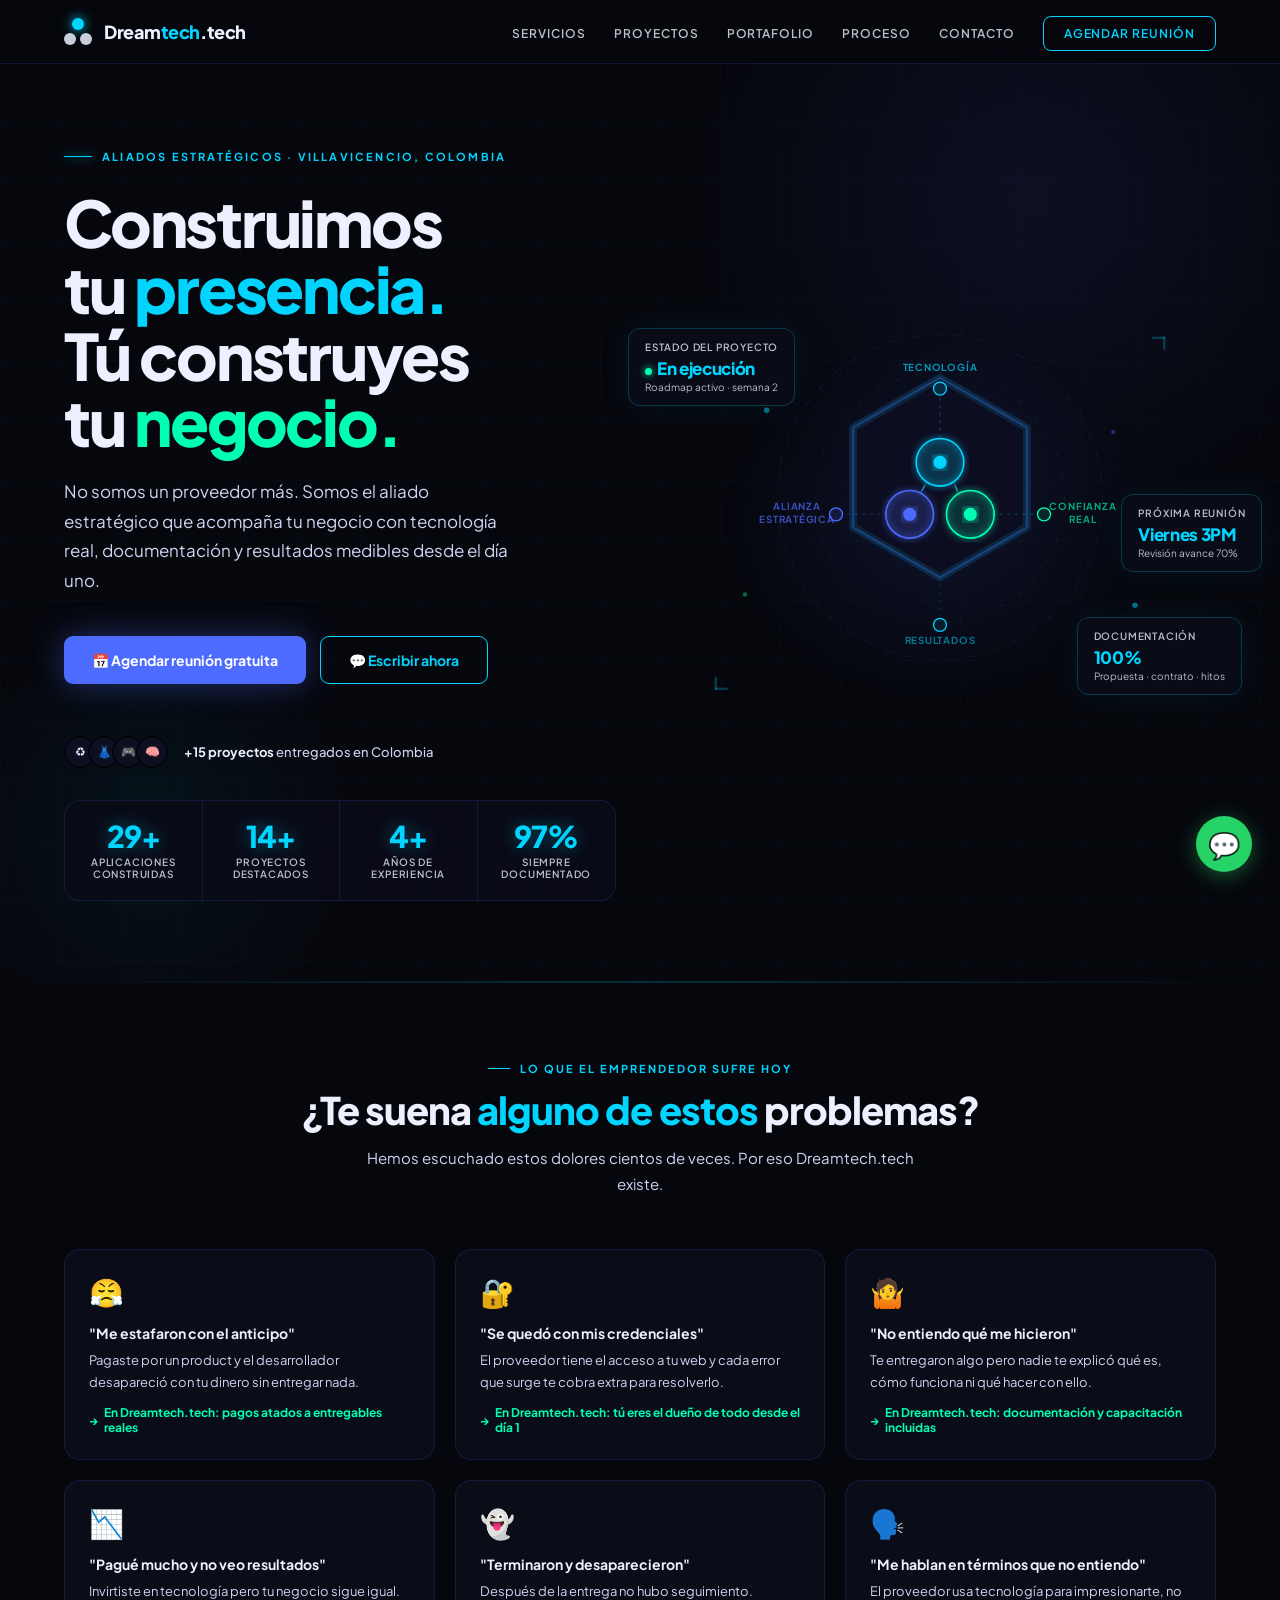
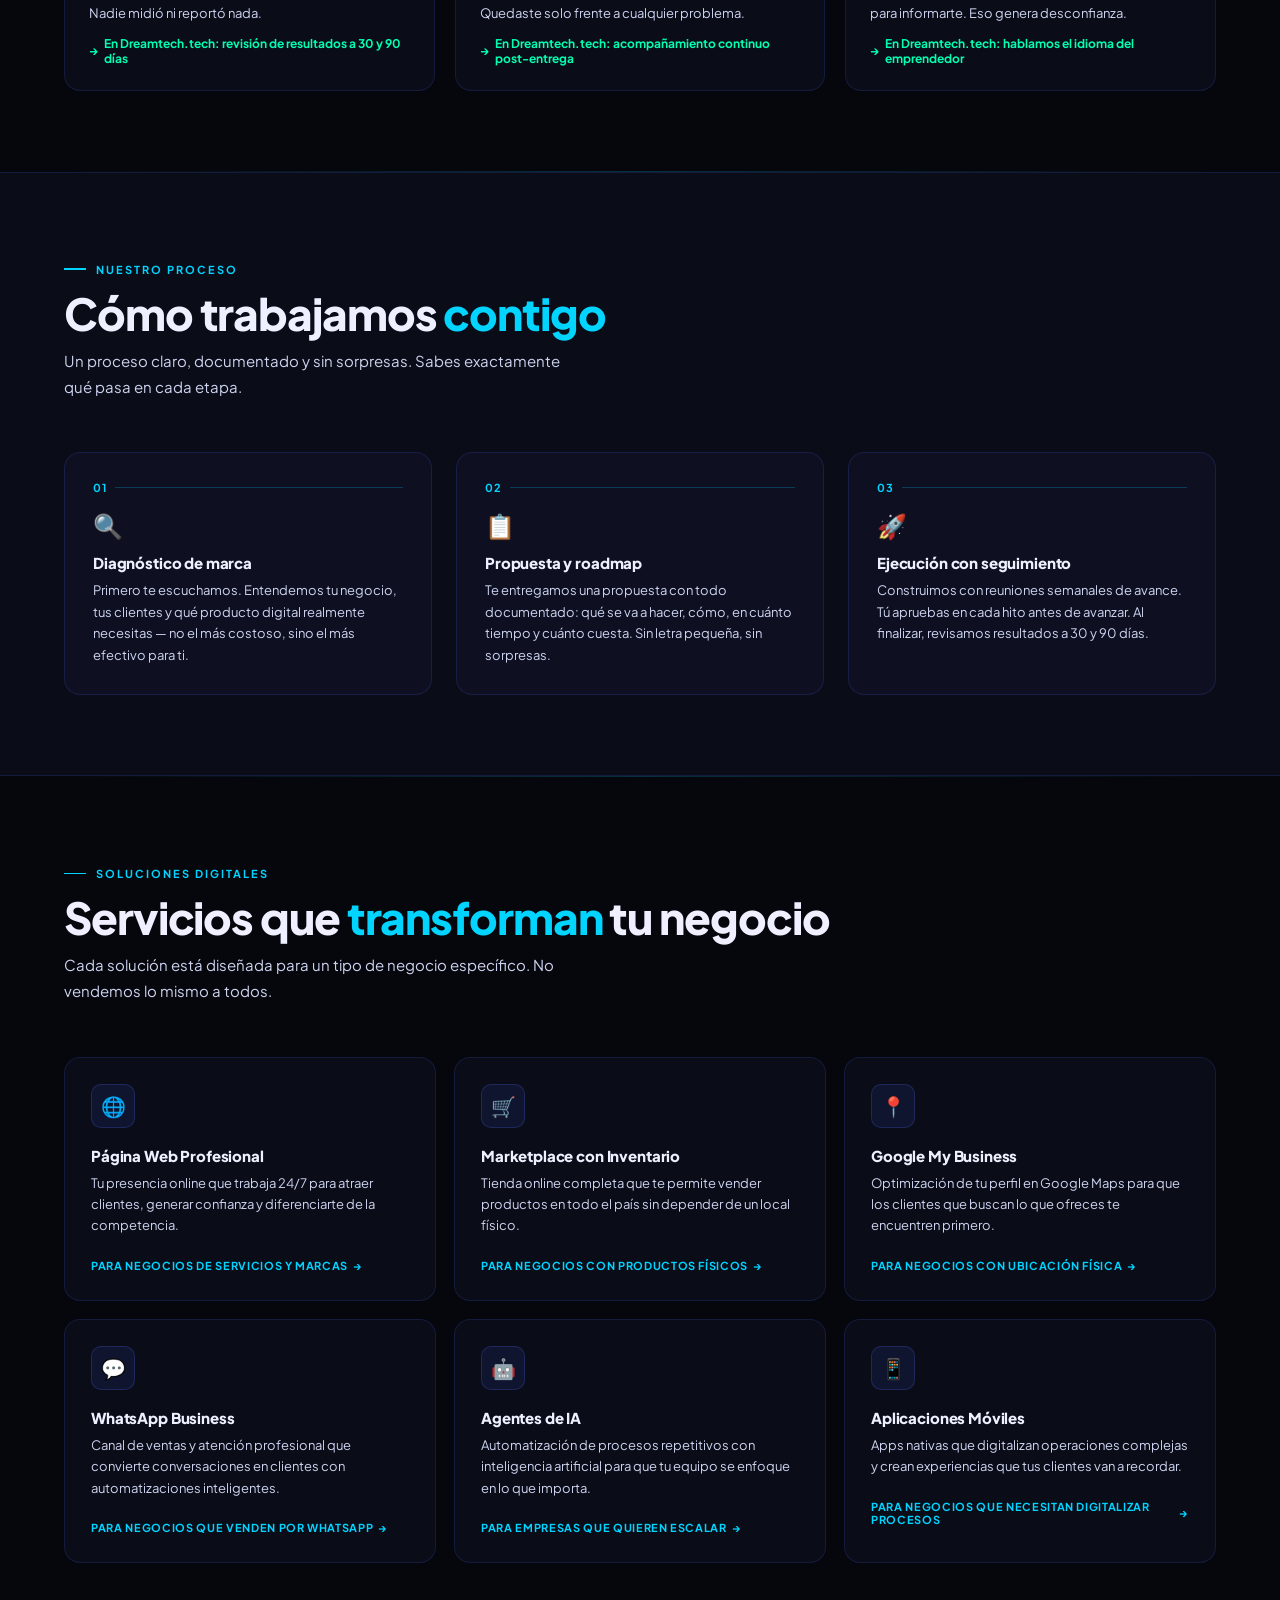
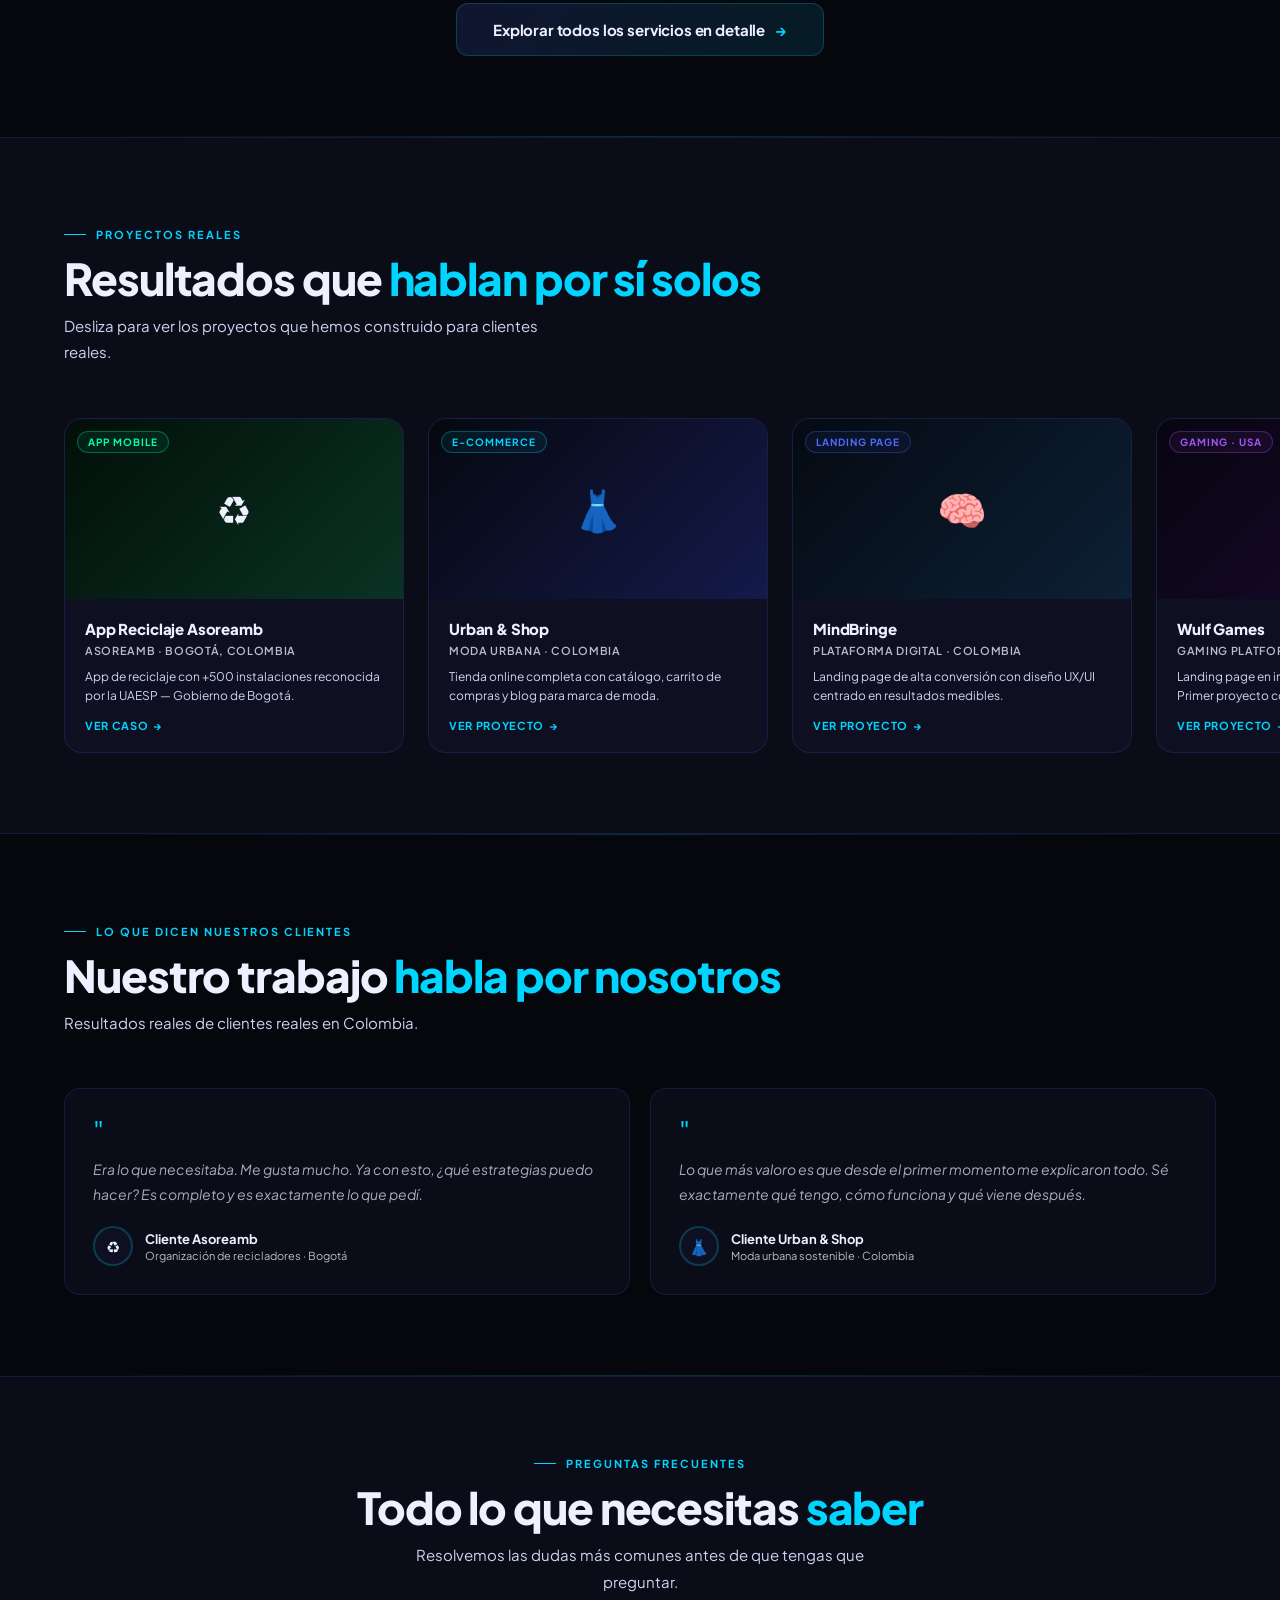
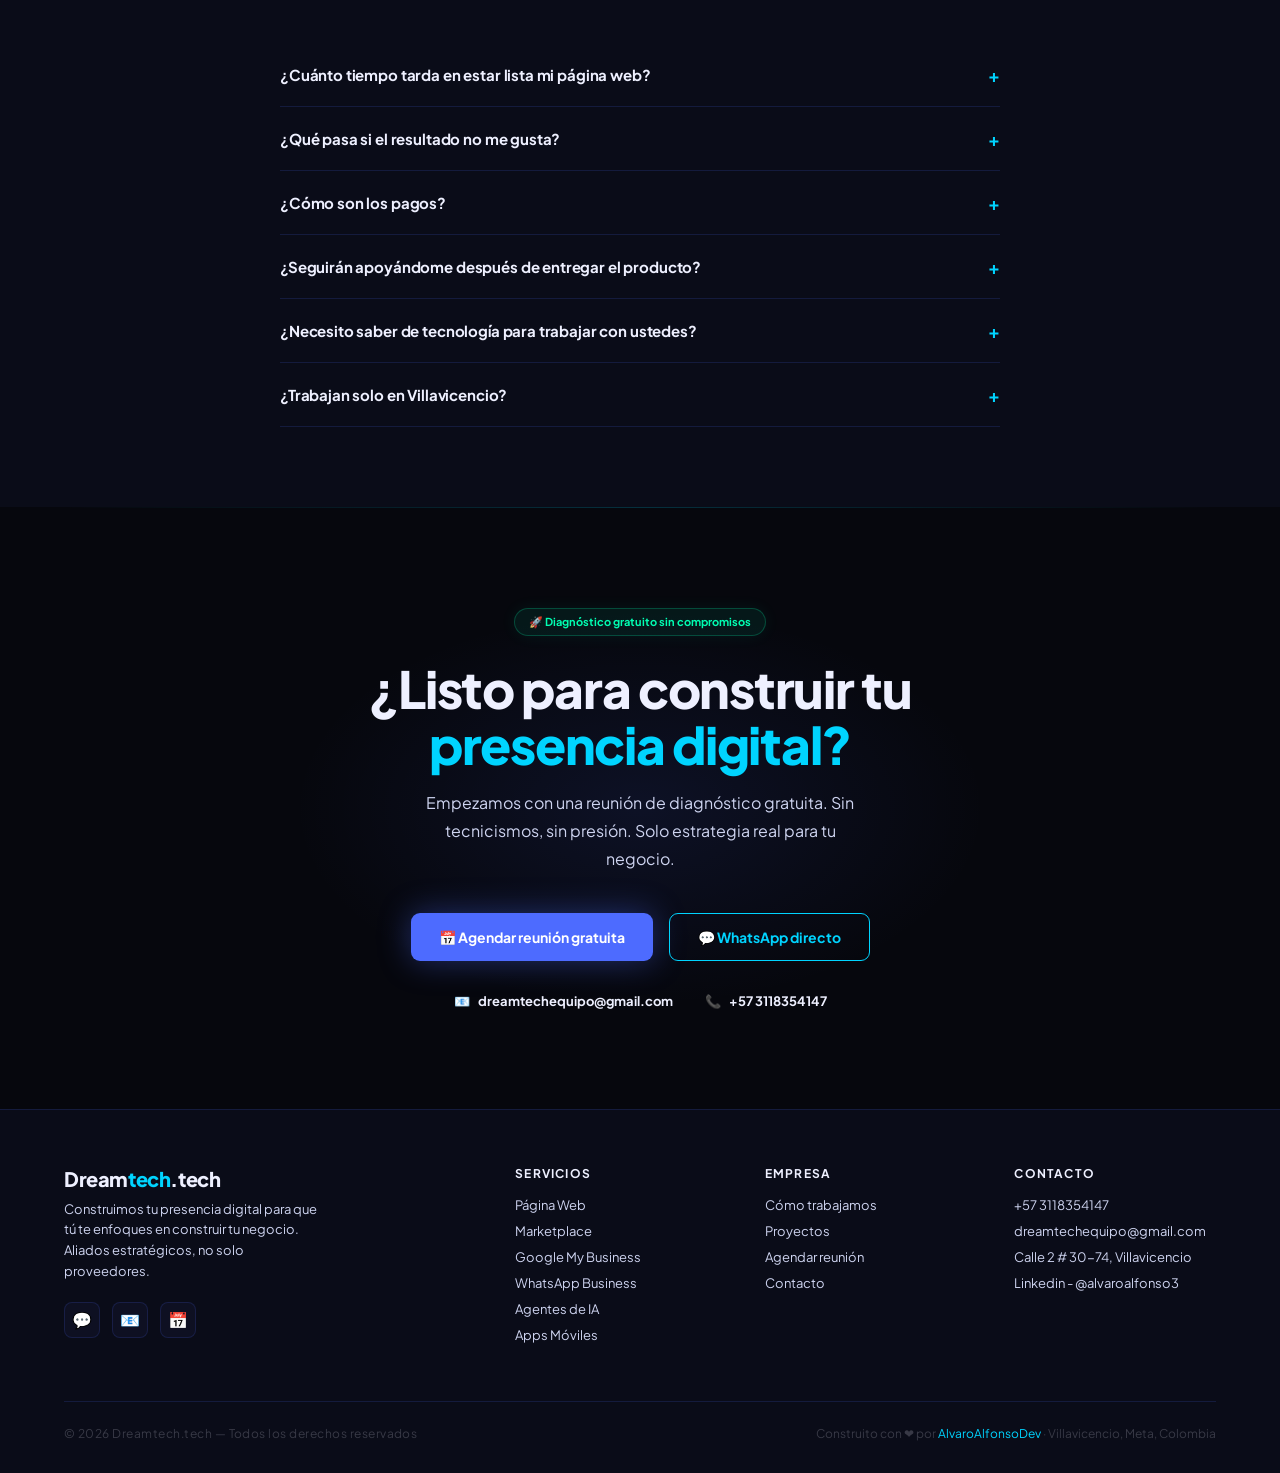
<file: index.html>
<!DOCTYPE html>
<html lang="es">
<head>
  <!-- Google Tag Manager -->
  <script>
    (function(w,d,s,l,i){w[l]=w[l]||[];w[l].push({'gtm.start':
    new Date().getTime(),event:'gtm.js'});var f=d.getElementsByTagName(s)[0],
    j=d.createElement(s),dl=l!='dataLayer'?'&l='+l:'';j.async=true;j.src=
    'https://www.googletagmanager.com/gtm.js?id='+i+dl;f.parentNode.insertBefore(j,f);
    })(window,document,'script','dataLayer','GTM-PSJMBLNF');
  </script>
  <!-- End Google Tag Manager -->

  <meta charset="UTF-8">
  <meta name="viewport" content="width=device-width, initial-scale=1.0">
  
  <title>Dreamtech.tech — Construimos tu presencia digital. Tú construyes tu negocio.</title>
  <meta name="description" content="Dreamtech.tech es tu aliado estratégico en tecnología. Construimos páginas web, marketplaces, apps y soluciones digitales para emprendedores colombianos con documentación, seguimiento y resultados reales.">
  <meta name="keywords" content="diseño web Villavicencio, agencia digital Colombia, página web emprendedores, marketplace Colombia, Google My Business, WhatsApp Business, desarrollo de software, inteligencia artificial">
  <meta name="author" content="Álvaro Andrés Alfonso Rodríguez — AlvaroAlfonsoDev">
  <meta name="robots" content="index, follow">
  
  <!-- Open Graph / Facebook -->
  <meta property="og:title" content="Dreamtech.tech — Tu aliado digital en Colombia">
  <meta property="og:description" content="Construimos presencias digitales reales para emprendedores. Páginas web, marketplaces, apps móviles y más. Con documentación, seguimiento y resultados medibles.">
  <meta property="og:type" content="website">
  <meta property="og:url" content="https://dreamtech.tech">
  
  <!-- Twitter -->
  <meta name="twitter:card" content="summary_large_image">
  
  <link rel="canonical" href="https://dreamtech.tech">
  <link rel="icon" type="image/png" href="/Images/Icono.png">
  <link rel="apple-touch-icon" href="/Images/Icono.png">

  <!-- Schema.org structured data for AI/SEO -->
<script type="application/ld+json">
{
  "@context": "https://schema.org",
  "@type": ["LocalBusiness", "SoftwareCompany"],
  "name": "Dreamtech.tech",
  "alternateName": "Dreamtech.tech Colombia",
  "description": "Consultora tecnológica especializada en ingeniería de software, arquitectura web y automatización de procesos con Inteligencia Artificial. Aliados estratégicos que acompañan cada proyecto con documentación técnica, seguimiento y resultados medibles.",
  "url": "https://dreamtech.tech",
  "telephone": "+573118354147",
  "email": "dreamtechequipo@gmail.com",
  "address": {
    "@type": "PostalAddress",
    "streetAddress": "Calle 2 #30-74 Coralina",
    "addressLocality": "Villavicencio",
    "addressRegion": "Meta",
    "addressCountry": "CO"
  },
  "knowsAbout": [
    "Software Engineering",
    "Web Development",
    "Search Engine Optimization (SEO)",
    "Artificial Intelligence Agents",
    "Workflow Automation",
    "Clean Code Architecture",
    "Robust Digital Infrastructure",
    "AI-Generated Content Optimization (AIO)",
    "API Integration & Webhooks",
    "B2B Tech Consulting",
    "IT Outsourcing Services"
  ],
  "founder": {
    "@type": "Person",
    "name": "Álvaro Andrés Alfonso Rodríguez",
    "jobTitle": "Founder & Software Engineer",
    "sameAs": [
      "https://github.com/AlvaroAlfonsoDev",
      "https://www.linkedin.com/in/alvaroalfonso3/"
    ]
  },
  "serviceArea": {
    "@type": "Country", 
    "name": "Colombia"
  },
  "hasOfferCatalog": {
    "@type": "OfferCatalog",
    "name": "Servicios Digitales Dreamtech.tech",
    "itemListElement": [
      {"@type": "Offer", "itemOffered": {"@type": "Service", "name": "Página Web Profesional y Ecosistemas Web"}},
      {"@type": "Offer", "itemOffered": {"@type": "Service", "name": "Marketplace con Inventario Automatizado"}},
      {"@type": "Offer", "itemOffered": {"@type": "Service", "name": "Optimización de Google My Business y SEO Local"}},
      {"@type": "Offer", "itemOffered": {"@type": "Service", "name": "Estrategia e Integración de WhatsApp Business"}},
      {"@type": "Offer", "itemOffered": {"@type": "Service", "name": "Construcción de Agentes de Inteligencia Artificial y Automatización"}}
    ]
  }
}
</script>

  <!-- Google Fonts & Vincular CSS Externo -->
  <link href="https://fonts.googleapis.com/css2?family=Plus+Jakarta+Sans:wght@300;400;500;600;700;800&display=swap" rel="stylesheet">
  <link rel="stylesheet" href="/css/index.css">
</head>
<body>
  <!-- Google Tag Manager (noscript) -->
  <noscript><iframe src="https://www.googletagmanager.com/ns.html?id=GTM-PSJMBLNF" height="0" width="0" style="display:none;visibility:hidden"></iframe></noscript>
  <!-- End Google Tag Manager (noscript) -->

  <!-- WA FLOAT -->
  <a href="https://wa.link/dwj8ik" target="_blank" class="wa-float" aria-label="Contactar por WhatsApp">💬</a>

<nav id="nav">
  <a href="https://dreamtech.tech/" class="logo">
    <div class="logo-sym">
      <div class="ld ld-t"></div>
      <div class="ld-r"><div class="ld ld-b"></div><div class="ld ld-b"></div></div>
    </div>
    <div class="logo-name">Dream<span>tech</span>.tech</div>
  </a>

  <button class="nav-toggle" id="navToggle" aria-label="Abrir menú de navegación" aria-expanded="false" aria-controls="navMenu">
    <span class="line"></span>
    <span class="line"></span>
    <span class="line"></span>
  </button>

  <ul class="nav-links" id="navMenu" aria-hidden="true">
    <li><a href="#servicios">Servicios</a></li>
    <li><a href="#proyectos">Proyectos</a></li>
    <li><a href="https://dreamtech.tech/portafolio">Portafolio</a></li>
    <li><a href="#proceso">Proceso</a></li>
    <li><a href="#contacto">Contacto</a></li>
    <li><a href="https://calendar.app.google/cgQQn2X2xicdRBaF7" target="_blank" class="nav-cta" data-analytics="nav-meeting">AGENDAR REUNIÓN</a></li>
  </ul>
</nav>

  <!-- HERO -->
  <section class="hero" id="inicio">
    <div class="hero-grid"></div>
    <div class="hero-g1"></div>
    <div class="hero-g2"></div>
    
    <div class="hero-left">
      <div class="eyebrow">Aliados estratégicos · Villavicencio, Colombia</div>
      <h1 class="hero-title">
        Construimos<br>
        tu <span class="tc">presencia.</span><br>
        Tú construyes<br>
        tu <span class="tg">negocio.</span>
      </h1>
      <p class="hero-sub">No somos un proveedor más. Somos el aliado estratégico que acompaña tu negocio con tecnología real, documentación y resultados medibles desde el día uno.</p>
      
      <div class="hero-actions">
        <a href="https://calendar.app.google/cgQQn2X2xicdRBaF7" target="_blank" class="btn-p">📅 Agendar reunión gratuita</a>
        <a href="https://wa.link/dwj8ik" target="_blank" class="btn-g">💬 Escribir ahora</a>
      </div>
      
      <div class="hero-trust">
        <div class="trust-avatars">
          <div class="ta">♻</div>
          <div class="ta">👗</div>
          <div class="ta">🎮</div>
          <div class="ta">🧠</div>
        </div>
        <div class="trust-text"><strong>+15 proyectos</strong> entregados en Colombia</div>
      </div>
      
      <div class="hero-stats" id="stats" style="margin-top:32px;">
        <div class="stat"><div class="stat-n" data-target="30" data-suffix="+">0+</div><div class="stat-l">Aplicaciones<br>construidas</div></div>
        <div class="stat"><div class="stat-n" data-target="15" data-suffix="+">0+</div><div class="stat-l">Proyectos<br>destacados</div></div>
        <div class="stat"><div class="stat-n" data-target="5" data-suffix="+">0+</div><div class="stat-l">Años de<br>experiencia</div></div>
        <div class="stat"><div class="stat-n" data-target="100" data-suffix="%">0%</div><div class="stat-l">Siempre<br>documentado</div></div>
      </div>
    </div>

    <!-- HERO VISUAL -->
    <div class="hero-right">
      <div class="hv-wrap">
        <svg class="hv-svg" viewBox="0 0 480 400" fill="none" xmlns="http://www.w3.org/2000/svg">
          <defs>
            <radialGradient id="bg1" cx="50%" cy="50%" r="50%"><stop offset="0%" stop-color="#4D6BFF" stop-opacity="0.12"/><stop offset="100%" stop-color="#4D6BFF" stop-opacity="0"/></radialGradient>
            <filter id="g1"><feGaussianBlur stdDeviation="3" result="b"/><feMerge><feMergeNode in="b"/><feMergeNode in="SourceGraphic"/></feMerge></filter>
            <filter id="g2"><feGaussianBlur stdDeviation="6" result="b"/><feMerge><feMergeNode in="b"/><feMergeNode in="SourceGraphic"/></feMerge></filter>
            <linearGradient id="lg1" x1="0%" y1="0%" x2="100%" y2="0%"><stop offset="0%" stop-color="#00D4FF" stop-opacity="0"/><stop offset="50%" stop-color="#00D4FF" stop-opacity="0.8"/><stop offset="100%" stop-color="#00FFB2" stop-opacity="0"/></linearGradient>
            <linearGradient id="lg2" x1="0%" y1="0%" x2="100%" y2="100%"><stop offset="0%" stop-color="#4D6BFF" stop-opacity="0"/><stop offset="50%" stop-color="#4D6BFF" stop-opacity="0.6"/><stop offset="100%" stop-color="#00D4FF" stop-opacity="0"/></linearGradient>
          </defs>
          <ellipse cx="240" cy="200" rx="200" ry="170" fill="url(#bg1)"/>
          <g style="transform-origin:240px 180px;animation:rotate-slow 18s linear infinite;"><circle cx="240" cy="180" r="150" stroke="rgba(77,107,255,0.1)" stroke-width="1" fill="none" stroke-dasharray="8 12"/></g>
          <g style="transform-origin:240px 180px;animation:rotate-slow 12s linear infinite reverse;"><circle cx="240" cy="180" r="115" stroke="rgba(0,212,255,0.08)" stroke-width="1" fill="none" stroke-dasharray="4 16"/></g>
          <polygon points="240,70 320,116 320,208 240,254 160,208 160,116" fill="rgba(13,15,32,0.95)" stroke="rgba(77,107,255,0.32)" stroke-width="1.5" filter="url(#g1)"/>
          <polygon points="240,70 320,116 320,208 240,254 160,208 160,116" fill="none" stroke="rgba(0,212,255,0.12)" stroke-width="7"/>
          <circle cx="240" cy="148" r="22" fill="rgba(0,212,255,0.1)" stroke="#00D4FF" stroke-width="1.5" filter="url(#g1)"/>
          <circle cx="212" cy="196" r="22" fill="rgba(77,107,255,0.1)" stroke="#4D6BFF" stroke-width="1.5" filter="url(#g1)"/>
          <circle cx="268" cy="196" r="22" fill="rgba(0,255,178,0.08)" stroke="#00FFB2" stroke-width="1.5" filter="url(#g1)"/>
          <line x1="228" y1="166" x2="221" y2="178" stroke="url(#lg1)" stroke-width="1.5"/>
          <line x1="252" y1="166" x2="258" y2="178" stroke="url(#lg1)" stroke-width="1.5"/>
          <line x1="234" y1="196" x2="246" y2="196" stroke="url(#lg2)" stroke-width="1.5"/>
          <circle cx="240" cy="148" r="6" fill="#00D4FF" filter="url(#g2)"/>
          <circle cx="212" cy="196" r="6" fill="#4D6BFF" filter="url(#g2)"/>
          <circle cx="268" cy="196" r="6" fill="#00FFB2" filter="url(#g2)"/>
          <line x1="240" y1="126" x2="240" y2="88" stroke="rgba(0,212,255,0.28)" stroke-width="1" stroke-dasharray="3 4"/>
          <circle cx="240" cy="80" r="6" fill="rgba(0,212,255,0.14)" stroke="#00D4FF" stroke-width="1.2"/>
          <text x="240" y="64" fill="rgba(0,212,255,0.7)" font-size="9" font-weight="700" text-anchor="middle" letter-spacing="0.08em" font-family="Plus Jakarta Sans,sans-serif">TECNOLOGÍA</text>
          <line x1="192" y1="196" x2="152" y2="196" stroke="rgba(77,107,255,0.28)" stroke-width="1" stroke-dasharray="3 4"/>
          <circle cx="144" cy="196" r="6" fill="rgba(77,107,255,0.14)" stroke="#4D6BFF" stroke-width="1.2"/>
          <text x="108" y="192" fill="rgba(77,107,255,0.7)" font-size="9" font-weight="700" text-anchor="middle" letter-spacing="0.08em" font-family="Plus Jakarta Sans,sans-serif">ALIANZA</text>
          <text x="108" y="204" fill="rgba(77,107,255,0.7)" font-size="9" font-weight="700" text-anchor="middle" letter-spacing="0.08em" font-family="Plus Jakarta Sans,sans-serif">ESTRATÉGICA</text>
          <line x1="288" y1="196" x2="328" y2="196" stroke="rgba(0,255,178,0.28)" stroke-width="1" stroke-dasharray="3 4"/>
          <circle cx="336" cy="196" r="6" fill="rgba(0,255,178,0.1)" stroke="#00FFB2" stroke-width="1.2"/>
          <text x="372" y="192" fill="rgba(0,255,178,0.65)" font-size="9" font-weight="700" text-anchor="middle" letter-spacing="0.08em" font-family="Plus Jakarta Sans,sans-serif">CONFIANZA</text>
          <text x="372" y="204" fill="rgba(0,255,178,0.65)" font-size="9" font-weight="700" text-anchor="middle" letter-spacing="0.08em" font-family="Plus Jakarta Sans,sans-serif">REAL</text>
          <line x1="240" y1="254" x2="240" y2="290" stroke="rgba(0,212,255,0.18)" stroke-width="1" stroke-dasharray="3 4"/>
          <circle cx="240" cy="298" r="6" fill="rgba(0,212,255,0.08)" stroke="#00D4FF" stroke-width="1.2"/>
          <text x="240" y="316" fill="rgba(0,212,255,0.55)" font-size="9" font-weight="700" text-anchor="middle" letter-spacing="0.08em" font-family="Plus Jakarta Sans,sans-serif">RESULTADOS</text>
          <circle cx="80" cy="100" r="2.5" fill="#00D4FF" opacity="0.5" style="animation:pulse 3s ease-in-out infinite;"/>
          <circle cx="400" cy="120" r="2" fill="#4D6BFF" opacity="0.4" style="animation:pulse 3.5s ease-in-out infinite 1s;"/>
          <circle cx="60" cy="270" r="2" fill="#00FFB2" opacity="0.4" style="animation:pulse 4s ease-in-out infinite 0.5s;"/>
          <circle cx="420" cy="280" r="2.5" fill="#00D4FF" opacity="0.5" style="animation:pulse 2.8s ease-in-out infinite 1.5s;"/>
          <rect x="32" y="32" width="12" height="2" fill="rgba(0,212,255,0.28)"/>
          <rect x="32" y="32" width="2" height="12" fill="rgba(0,212,255,0.28)"/>
          <rect x="436" y="32" width="12" height="2" fill="rgba(0,212,255,0.28)"/>
          <rect x="446" y="32" width="2" height="12" fill="rgba(0,212,255,0.28)"/>
          <rect x="32" y="356" width="12" height="2" fill="rgba(0,212,255,0.28)"/>
          <rect x="32" y="346" width="2" height="12" fill="rgba(0,212,255,0.28)"/>
          <rect x="436" y="356" width="12" height="2" fill="rgba(0,212,255,0.28)"/>
          <rect x="446" y="346" width="2" height="12" fill="rgba(0,212,255,0.28)"/>
        </svg>
        <div class="fc fc1"><div class="fc-lbl">Estado del proyecto</div><div class="fc-val"><span class="fc-dot"></span>En ejecución</div><div class="fc-sub">Roadmap activo · semana 2</div></div>
        <div class="fc fc2"><div class="fc-lbl">Documentación</div><div class="fc-val">100%</div><div class="fc-sub">Propuesta · contrato · hitos</div></div>
        <div class="fc fc3"><div class="fc-lbl">Próxima reunión</div><div class="fc-val">Viernes 3PM</div><div class="fc-sub">Revisión avance 70%</div></div>
      </div>
    </div>
  </section>

  <!-- PAIN SECTION -->
  <div class="gdiv"></div>
  <section class="pain-sec reveal" id="dolor">
    <div class="sec-eyebrow" style="display:flex;justify-content:center;margin-bottom:14px;">Lo que el emprendedor sufre hoy</div>
    <h2 class="pain-title">¿Te suena <span>alguno de estos</span> problemas?</h2>
    <p class="pain-sub">Hemos escuchado estos dolores cientos de veces. Por eso Dreamtech.tech existe.</p>
    <div class="pain-grid">
      <div class="pain-card"><div class="pain-icon">😤</div><div class="pain-card-title">"Me estafaron con el anticipo"</div><div class="pain-card-desc">Pagaste por un product y el desarrollador desapareció con tu dinero sin entregar nada.</div><div class="pain-card-fix">En Dreamtech.tech: pagos atados a entregables reales</div></div>
      <div class="pain-card"><div class="pain-icon">🔐</div><div class="pain-card-title">"Se quedó con mis credenciales"</div><div class="pain-card-desc">El proveedor tiene el acceso a tu web y cada error que surge te cobra extra para resolverlo.</div><div class="pain-card-fix">En Dreamtech.tech: tú eres el dueño de todo desde el día 1</div></div>
      <div class="pain-card"><div class="pain-icon">🤷</div><div class="pain-card-title">"No entiendo qué me hicieron"</div><div class="pain-card-desc">Te entregaron algo pero nadie te explicó qué es, cómo funciona ni qué hacer con ello.</div><div class="pain-card-fix">En Dreamtech.tech: documentación y capacitación incluidas</div></div>
      <div class="pain-card"><div class="pain-icon">📉</div><div class="pain-card-title">"Pagué mucho y no veo resultados"</div><div class="pain-card-desc">Invirtiste en tecnología pero tu negocio sigue igual. Nadie midió ni reportó nada.</div><div class="pain-card-fix">En Dreamtech.tech: revisión de resultados a 30 y 90 días</div></div>
      <div class="pain-card"><div class="pain-icon">👻</div><div class="pain-card-title">"Terminaron y desaparecieron"</div><div class="pain-card-desc">Después de la entrega no hubo seguimiento. Quedaste solo frente a cualquier problema.</div><div class="pain-card-fix">En Dreamtech.tech: acompañamiento continuo post-entrega</div></div>
      <div class="pain-card"><div class="pain-icon">🗣️</div><div class="pain-card-title">"Me hablan en términos que no entiendo"</div><div class="pain-card-desc">El proveedor usa tecnología para impresionarte, no para informarte. Eso genera desconfianza.</div><div class="pain-card-fix">En Dreamtech.tech: hablamos el idioma del emprendedor</div></div>
    </div>
  </section>

  <!-- HOW WE WORK -->
  <div class="gdiv"></div>
  <section class="how-sec reveal" id="proceso">
    <div class="sec-eyebrow">Nuestro proceso</div>
    <h2 class="sec-title">Cómo trabajamos <span>contigo</span></h2>
    <p class="sec-desc">Un proceso claro, documentado y sin sorpresas. Sabes exactamente qué pasa en cada etapa.</p>
    <div class="steps">
      <div class="step"><div class="step-num">01</div><div class="step-icon">🔍</div><div class="step-title">Diagnóstico de marca</div><div class="step-desc">Primero te escuchamos. Entendemos tu negocio, tus clientes y qué producto digital realmente necesitas — no el más costoso, sino el más efectivo para ti.</div></div>
      <div class="step"><div class="step-num">02</div><div class="step-icon">📋</div><div class="step-title">Propuesta y roadmap</div><div class="step-desc">Te entregamos una propuesta con todo documentado: qué se va a hacer, cómo, en cuánto tiempo y cuánto cuesta. Sin letra pequeña, sin sorpresas.</div></div>
      <div class="step"><div class="step-num">03</div><div class="step-icon">🚀</div><div class="step-title">Ejecución con seguimiento</div><div class="step-desc">Construimos con reuniones semanales de avance. Tú apruebas en cada hito antes de avanzar. Al finalizar, revisamos resultados a 30 y 90 días.</div></div>
    </div>
  </section>

  <!-- SERVICES PREVIEW -->
  <div class="gdiv"></div>
  <section class="svc-sec reveal" id="servicios">
    <div class="sec-eyebrow">Soluciones digitales</div>
    <h2 class="sec-title">Servicios que <span>transforman</span> tu negocio</h2>
    <p class="sec-desc">Cada solución está diseñada para un tipo de negocio específico. No vendemos lo mismo a todos.</p>
    <div class="svc-grid">
      <div class="svc-card"><div class="svc-icon">🌐</div><div class="svc-name">Página Web Profesional</div><div class="svc-desc">Tu presencia online que trabaja 24/7 para atraer clientes, generar confianza y diferenciarte de la competencia.</div><div class="svc-tag">Para negocios de servicios y marcas</div></div>
      <div class="svc-card"><div class="svc-icon">🛒</div><div class="svc-name">Marketplace con Inventario</div><div class="svc-desc">Tienda online completa que te permite vender productos en todo el país sin depender de un local físico.</div><div class="svc-tag">Para negocios con productos físicos</div></div>
      <div class="svc-card"><div class="svc-icon">📍</div><div class="svc-name">Google My Business</div><div class="svc-desc">Optimización de tu perfil en Google Maps para que los clientes que buscan lo que ofreces te encuentren primero.</div><div class="svc-tag">Para negocios con ubicación física</div></div>
      <div class="svc-card"><div class="svc-icon">💬</div><div class="svc-name">WhatsApp Business</div><div class="svc-desc">Canal de ventas y atención profesional que convierte conversaciones en clientes con automatizaciones inteligentes.</div><div class="svc-tag">Para negocios que venden por WhatsApp</div></div>
      <div class="svc-card"><div class="svc-icon">🤖</div><div class="svc-name">Agentes de IA</div><div class="svc-desc">Automatización de procesos repetitivos con inteligencia artificial para que tu equipo se enfoque en lo que importa.</div><div class="svc-tag">Para empresas que quieren escalar</div></div>
      <div class="svc-card"><div class="svc-icon">📱</div><div class="svc-name">Aplicaciones Móviles</div><div class="svc-desc">Apps nativas que digitalizan operaciones complejas y crean experiencias que tus clientes van a recordar.</div><div class="svc-tag">Para negocios que necesitan digitalizar procesos</div></div>
    </div>
    <div class="svc-cta-wrap">
      <a href="/servicios.html" class="btn-svc-more">Explorar todos los servicios en detalle <span>→</span></a>
    </div>
  </section>

  <!-- PROJECTS SLIDER -->
  <div class="gdiv"></div>
  <section class="proj-sec reveal" id="proyectos">
    <div class="sec-eyebrow">Proyectos reales</div>
    <h2 class="sec-title" style="margin-bottom:12px;">Resultados que <span>hablan por sí solos</span></h2>
    <p class="sec-desc">Desliza para ver los proyectos que hemos construido para clientes reales.</p>
    <div class="slider-wrap">
      <div class="slider-track" id="sliderTrack">
        <!-- Card 1 -->
        <div class="proj-card">
          <div class="pc-visual" style="background:linear-gradient(135deg,#020F08,#0A3324);">
            <div class="pc-label" style="color:#00FFB2;border-color:rgba(0,255,178,0.3);background:rgba(0,255,178,0.07);">App Mobile</div>
            <div style="font-size:40px;">♻</div>
          </div>
          <div class="pc-body">
            <div class="pc-title">App Reciclaje Asoreamb</div>
            <div class="pc-client">Asoreamb · Bogotá, Colombia</div>
            <div class="pc-desc">App de reciclaje con +500 instalaciones reconocida por la UAESP — Gobierno de Bogotá.</div>
            <a href="https://www.uaesp.gov.co/noticias/organizacion-asoreamb-le-apuesta-la-innovacion-aplicacion-reciclaje" target="_blank" class="pc-link">Ver caso</a>
          </div>
        </div>
        <!-- Card 2 -->
        <div class="proj-card">
          <div class="pc-visual" style="background:linear-gradient(135deg,#06080F,#141A4A);">
            <div class="pc-label" style="color:#00D4FF;border-color:rgba(0,212,255,0.3);background:rgba(0,212,255,0.07);">E-commerce</div>
            <div style="font-size:40px;">👗</div>
          </div>
          <div class="pc-body">
            <div class="pc-title">Urban & Shop</div>
            <div class="pc-client">Moda Urbana · Colombia</div>
            <div class="pc-desc">Tienda online completa con catálogo, carrito de compras y blog para marca de moda.</div>
            <a href="https://proyect-urbanshop.netlify.app/" target="_blank" class="pc-link">Ver proyecto</a>
          </div>
        </div>
        <!-- Card 3 -->
        <div class="proj-card">
          <div class="pc-visual" style="background:linear-gradient(135deg,#050A12,#0D2035);">
            <div class="pc-label" style="color:#4D6BFF;border-color:rgba(77,107,255,0.3);background:rgba(77,107,255,0.07);">Landing Page</div>
            <div style="font-size:40px;">🧠</div>
          </div>
          <div class="pc-body">
            <div class="pc-title">MindBringe</div>
            <div class="pc-client">Plataforma Digital · Colombia</div>
            <div class="pc-desc">Landing page de alta conversión con diseño UX/UI centrado en resultados medibles.</div>
            <a href="https://proyect-mindbringe.netlify.app/" target="_blank" class="pc-link">Ver proyecto</a>
          </div>
        </div>
        <!-- Card 4 -->
        <div class="proj-card">
          <div class="pc-visual" style="background:linear-gradient(135deg,#080510,#1A0A30);">
            <div class="pc-label" style="color:#A855F7;border-color:rgba(168,85,247,0.3);background:rgba(168,85,247,0.07);">Gaming · USA</div>
            <div style="font-size:40px;">🎮</div>
          </div>
          <div class="pc-body">
            <div class="pc-title">Wulf Games</div>
            <div class="pc-client">Gaming Platform · Florida, USA</div>
            <div class="pc-desc">Landing page en inglés para plataforma gaming. Primer proyecto con alcance internacional.</div>
            <a href="https://wulfgame-english-landingpage.webflow.io/" target="_blank" class="pc-link">Ver proyecto</a>
          </div>
        </div>
        <!-- Duplicates for infinite loop -->
        <div class="proj-card">
          <div class="pc-visual" style="background:linear-gradient(135deg,#020F08,#0A3324);">
            <div class="pc-label" style="color:#00FFB2;border-color:rgba(0,255,178,0.3);background:rgba(0,255,178,0.07);">App Mobile</div>
            <div style="font-size:40px;">♻</div>
          </div>
          <div class="pc-body">
            <div class="pc-title">App Reciclaje Asoreamb</div>
            <div class="pc-client">Asoreamb · Bogotá, Colombia</div>
            <div class="pc-desc">App de reciclaje con +500 instalaciones reconocida por la UAESP — Gobierno de Bogotá.</div>
            <a href="https://www.uaesp.gov.co/noticias/organizacion-asoreamb-le-apuesta-la-innovacion-aplicacion-reciclaje" target="_blank" class="pc-link">Ver caso</a>
          </div>
        </div>
        <div class="proj-card">
          <div class="pc-visual" style="background:linear-gradient(135deg,#06080F,#141A4A);">
            <div class="pc-label" style="color:#00D4FF;border-color:rgba(0,212,255,0.3);background:rgba(0,212,255,0.07);">E-commerce</div>
            <div style="font-size:40px;">👗</div>
          </div>
          <div class="pc-body">
            <div class="pc-title">Urban & Shop</div>
            <div class="pc-client">Moda Urbana · Colombia</div>
            <div class="pc-desc">Tienda online completa con catálogo, carrito de compras y blog para marca de moda.</div>
            <a href="https://proyect-urbanshop.netlify.app/" target="_blank" class="pc-link">Ver proyecto</a>
          </div>
        </div>
        <div class="proj-card">
          <div class="pc-visual" style="background:linear-gradient(135deg,#050A12,#0D2035);">
            <div class="pc-label" style="color:#4D6BFF;border-color:rgba(77,107,255,0.3);background:rgba(77,107,255,0.07);">Landing Page</div>
            <div style="font-size:40px;">🧠</div>
          </div>
          <div class="pc-body">
            <div class="pc-title">MindBringe</div>
            <div class="pc-client">Plataforma Digital · Colombia</div>
            <div class="pc-desc">Landing page de alta conversión con diseño UX/UI centrado en resultados medibles.</div>
            <a href="https://proyect-mindbringe.netlify.app/" target="_blank" class="pc-link">Ver proyecto</a>
          </div>
        </div>
        <div class="proj-card">
          <div class="pc-visual" style="background:linear-gradient(135deg,#080510,#1A0A30);">
            <div class="pc-label" style="color:#A855F7;border-color:rgba(168,85,247,0.3);background:rgba(168,85,247,0.07);">Gaming · USA</div>
            <div style="font-size:40px;">🎮</div>
          </div>
          <div class="pc-body">
            <div class="pc-title">Wulf Games</div>
            <div class="pc-client">Gaming Platform · Florida, USA</div>
            <div class="pc-desc">Landing page en inglés para plataforma gaming. Primer proyecto con alcance internacional.</div>
            <a href="https://wulfgame-english-landingpage.webflow.io/" target="_blank" class="pc-link">Ver proyecto</a>
          </div>
        </div>
      </div>
    </div>
  </section>

  <!-- TESTIMONIALS -->
  <div class="gdiv"></div>
  <section class="testi-sec reveal">
    <div class="sec-eyebrow">Lo que dicen nuestros clientes</div>
    <h2 class="sec-title" style="margin-bottom:12px;">Nuestro trabajo <span>habla por nosotros</span></h2>
    <p class="sec-desc">Resultados reales de clientes reales en Colombia.</p>
    <div class="testi-grid">
      <div class="testi-card">
        <div class="testi-quote">"</div>
        <div class="testi-text">Era lo que necesitaba. Me gusta mucho. Ya con esto, ¿qué estrategias puedo hacer? Es completo y es exactamente lo que pedí.</div>
        <div class="testi-author"><div class="testi-avatar">♻</div><div><div class="testi-name">Cliente Asoreamb</div><div class="testi-role">Organización de recicladores · Bogotá</div></div></div>
      </div>
      <div class="testi-card">
        <div class="testi-quote">"</div>
        <div class="testi-text">Lo que más valoro es que desde el primer momento me explicaron todo. Sé exactamente qué tengo, cómo funciona y qué viene después.</div>
        <div class="testi-author"><div class="testi-avatar">👗</div><div><div class="testi-name">Cliente Urban & Shop</div><div class="testi-role">Moda urbana sostenible · Colombia</div></div></div>
      </div>
    </div>
  </section>

  <!-- FAQ -->
  <div class="gdiv"></div>
  <section class="faq-sec reveal">
    <div class="sec-eyebrow" style="justify-content:center;display:flex;margin-bottom:14px;">Preguntas frecuentes</div>
    <h2 class="sec-title" style="text-align:center;margin-bottom:12px;">Todo lo que necesitas <span>saber</span></h2>
    <p style="font-size:15px;color:var(--gray);text-align:center;max-width:500px;margin:0 auto 48px;line-height:1.75;">Resolvemos las dudas más comunes antes de que tengas que preguntar.</p>
    <div class="faq-list">
      <div class="faq-item"><div class="faq-q">¿Cuánto tiempo tarda en estar lista mi página web?<span class="faq-icon">+</span></div><div class="faq-a">Una página web profesional está lista en 3 semanas. Un marketplace puede tomar hasta 1 mes dependiendo del número de productos. Siempre te entregamos un cronograma exacto antes de empezar.</div></div>
      <div class="faq-item"><div class="faq-q">¿Qué pasa si el resultado no me gusta?<span class="faq-icon">+</span></div><div class="faq-a">Nuestro proceso incluye reuniones de aprobación en cada hito — diseño, avance al 70% y entrega final. Tú apruebas antes de avanzar, por lo que el resultado final siempre refleja lo que acordamos desde el inicio. Después de la entrega tienes 20 días de ajustes incluidos.</div></div>
      <div class="faq-item"><div class="faq-q">¿Cómo son los pagos?<span class="faq-icon">+</span></div><div class="faq-a">Trabajamos con pagos atados a entregables: 30% al firmar, 30% al aprobar diseños, 30% al aprobar el avance del 70%, y 10% al entregar el producto final. Nunca cobramos todo por adelantado.</div></div>
      <div class="faq-item"><div class="faq-q">¿Seguirán apoyándome después de entregar el producto?<span class="faq-icon">+</span></div><div class="faq-a">Sí. Ofrecemos planes de mantenimiento mensual para cada servicio. Revisamos resultados a 30 y 90 días de entregado el producto. No entregamos y desaparecemos — eso es exactamente lo que nos diferencia.</div></div>
      <div class="faq-item"><div class="faq-q">¿Necesito saber de tecnología para trabajar con ustedes?<span class="faq-icon">+</span></div><div class="faq-a">No. Nuestro trabajo es bajar esa barrera para que tú te enfocues en tu negocio. Todo te lo explicamos en términos simples y te capacitamos para que puedas gestionar tu producto digital de forma autónoma.</div></div>
      <div class="faq-item"><div class="faq-q">¿Trabajan solo en Villavicencio?<span class="faq-icon">+</span></div><div class="faq-a">No. Atendemos clientes en todo Colombia de forma remota y también hemos trabajado con clientes en Estados Unidos. Nuestras reuniones son virtuales y nuestro proceso está diseñado para funcionar desde cualquier ciudad.</div></div>
    </div>
  </section>

  <!-- CTA FINAL -->
  <div class="gdiv"></div>
  <section class="cta-sec reveal" id="contacto">
    <div class="cta-glow"></div>
    <div class="cta-badge">🚀 Diagnóstico gratuito sin compromisos</div>
    <h2 class="cta-title">¿Listo para construir tu<br><span>presencia digital?</span></h2>
    <p class="cta-sub">Empezamos con una reunión de diagnóstico gratuita. Sin tecnicismos, sin presión. Solo estrategia real para tu negocio.</p>
    <div class="cta-btns">
      <a href="https://calendar.app.google/cgQQn2X2xicdRBaF7" target="_blank" class="btn-p">📅 Agendar reunión gratuita</a>
      <a href="https://wa.link/dwj8ik" target="_blank" class="btn-g">💬 WhatsApp directo</a>
    </div>
    <div class="cta-contact-alts">
      <a href="mailto:dreamtechequipo@gmail.com" class="cca">📧 <span>dreamtechequipo@gmail.com</span></a>
      <a href="https://wa.link/dwj8ik" class="cca">📞 <span>+57 3118354147</span></a>
    </div>
  </section>

  <!-- FOOTER -->
  <footer>
    <div class="footer-main">
      <div>
        <div class="footer-brand-name">Dream<span>tech</span>.tech</div>
        <div class="footer-tagline">Construimos tu presencia digital para que tú te enfoques en construir tu negocio. Aliados estratégicos, no solo proveedores.</div>
        <div class="footer-social">
          <a href="https://wa.link/dwj8ik" target="_blank" class="fsoc" aria-label="WhatsApp">💬</a>
          <a href="mailto:dreamtechequipo@gmail.com" class="fsoc" aria-label="Email">📧</a>
          <a href="https://calendar.app.google/cgQQn2X2xicdRBaF7" target="_blank" class="fsoc" aria-label="Agendar">📅</a>
        </div>
      </div>
      <div class="footer-col">
        <div class="footer-col-title">Servicios</div>
        <a href="/servicios.html">Página Web</a>
        <a href="/servicios.html">Marketplace</a>
        <a href="/servicios.html">Google My Business</a>
        <a href="/servicios.html">WhatsApp Business</a>
        <a href="/servicios.html">Agentes de IA</a>
        <a href="/servicios.html">Apps Móviles</a>
      </div>
      <div class="footer-col">
        <div class="footer-col-title">Empresa</div>
        <a href="#proceso">Cómo trabajamos</a>
        <a href="#proyectos">Proyectos</a>
        <a href="https://calendar.app.google/cgQQn2X2xicdRBaF7" target="_blank">Agendar reunión</a>
        <a href="mailto:dreamtechequipo@gmail.com">Contacto</a>
      </div>
      <div class="footer-col">
        <div class="footer-col-title">Contacto</div>
        <a href="https://wa.link/dwj8ik">+57 3118354147</a>
        <a href="mailto:dreamtechequipo@gmail.com">dreamtechequipo@gmail.com</a>
        <a href="https://maps.app.goo.gl/7ZfgfKwi2QenAHfU7">Calle 2 # 30-74, Villavicencio</a>
        <a href="https://www.linkedin.com/in/alvaroalfonso3/">Linkedin - @alvaroalfonso3 </a>
      </div>
    </div>
    <div class="footer-bottom">
      <div class="footer-copy">© 2026 Dreamtech.tech — Todos los derechos reservados</div>
      <div class="footer-made">Construito con ❤ por <span>AlvaroAlfonsoDev</span> · Villavicencio, Meta, Colombia</div>
    </div>
  </footer>

  <!-- Vincular JavaScript Externo -->
  <script src="/js/index.js"></script>
</body>
</html>
</file>
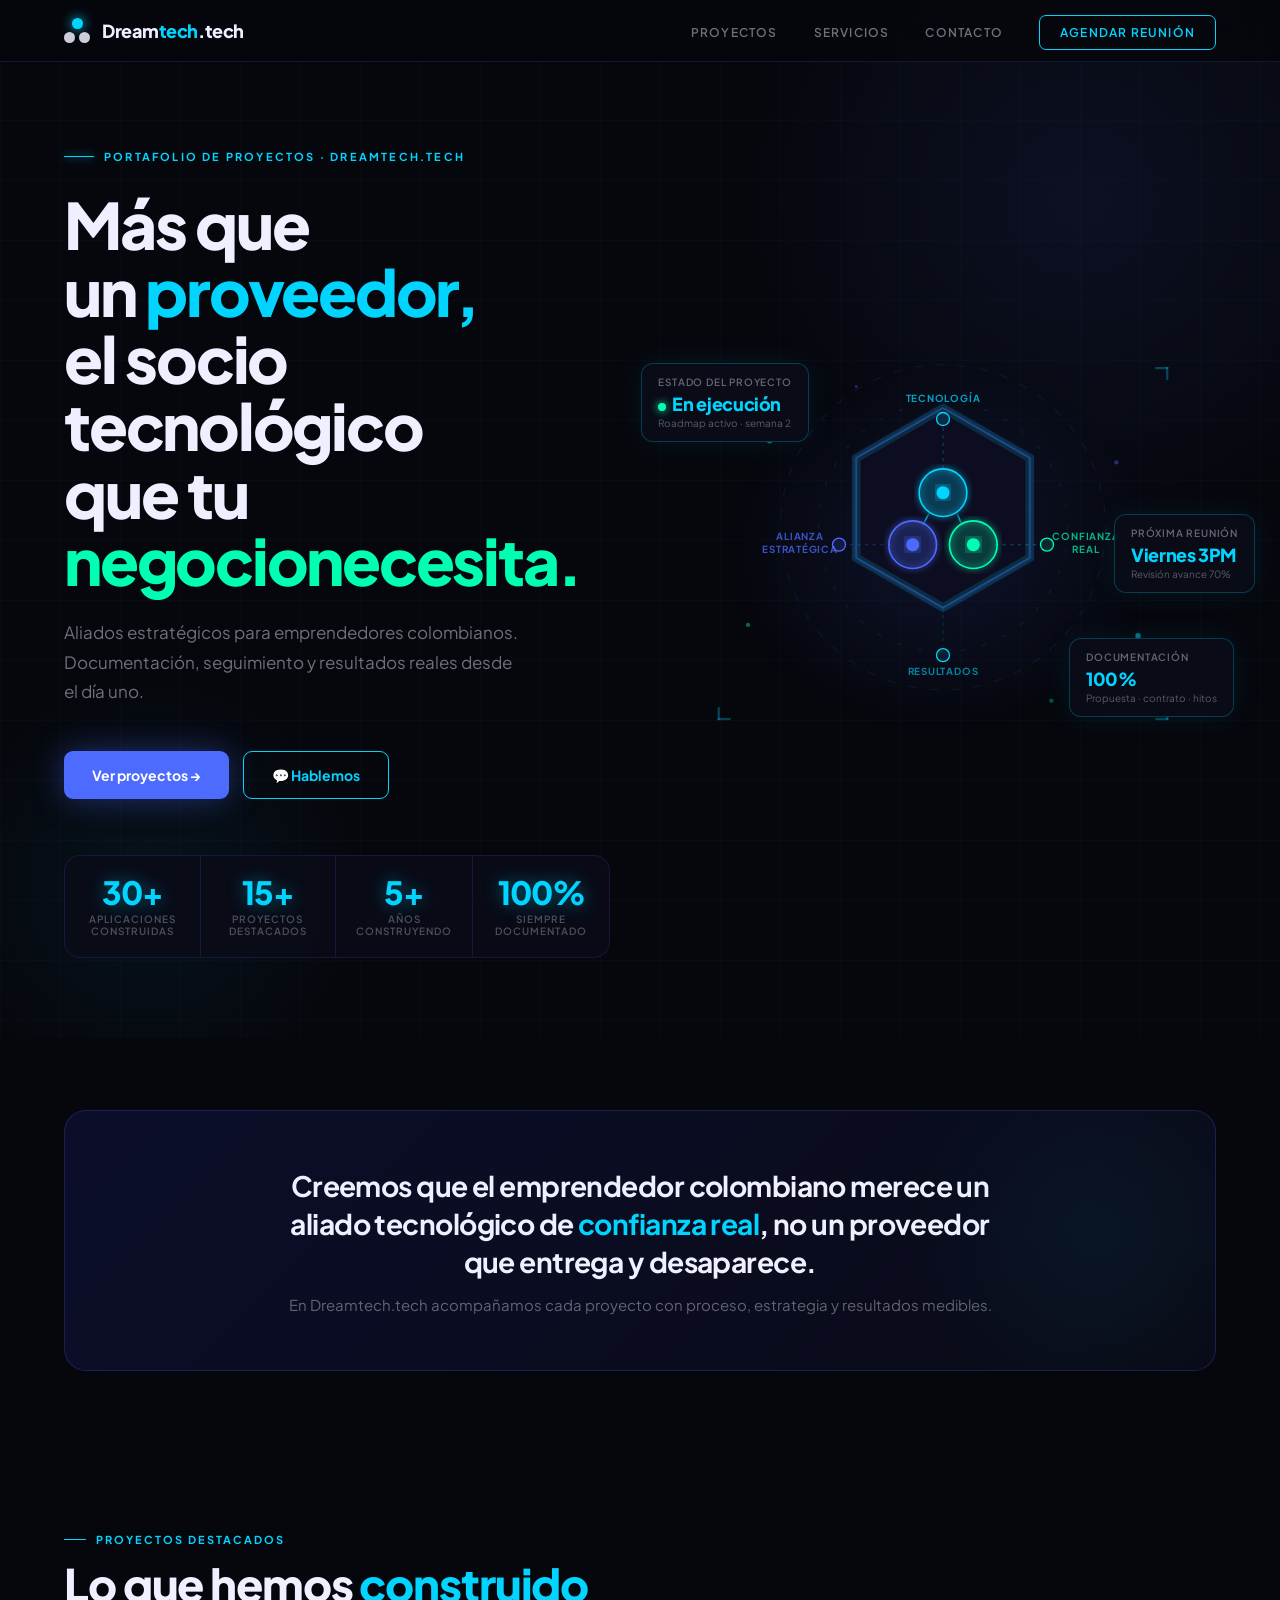
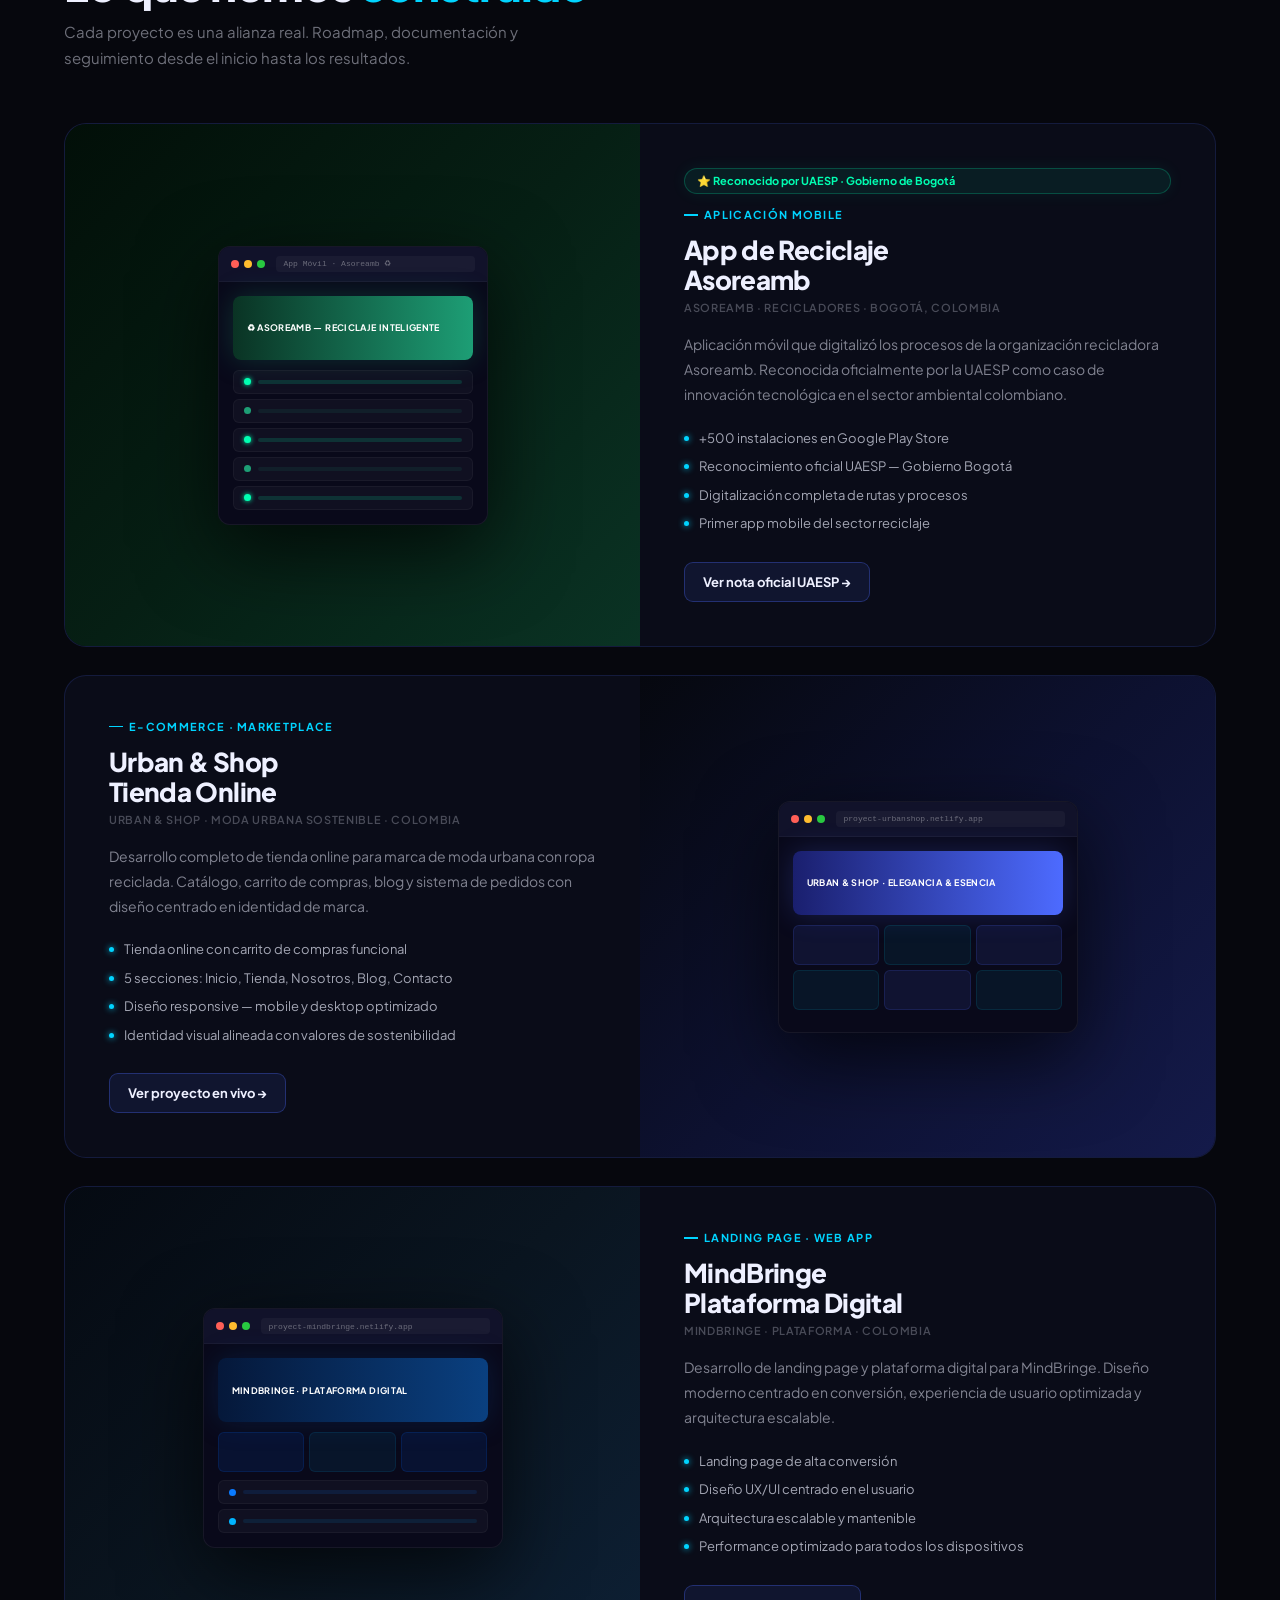
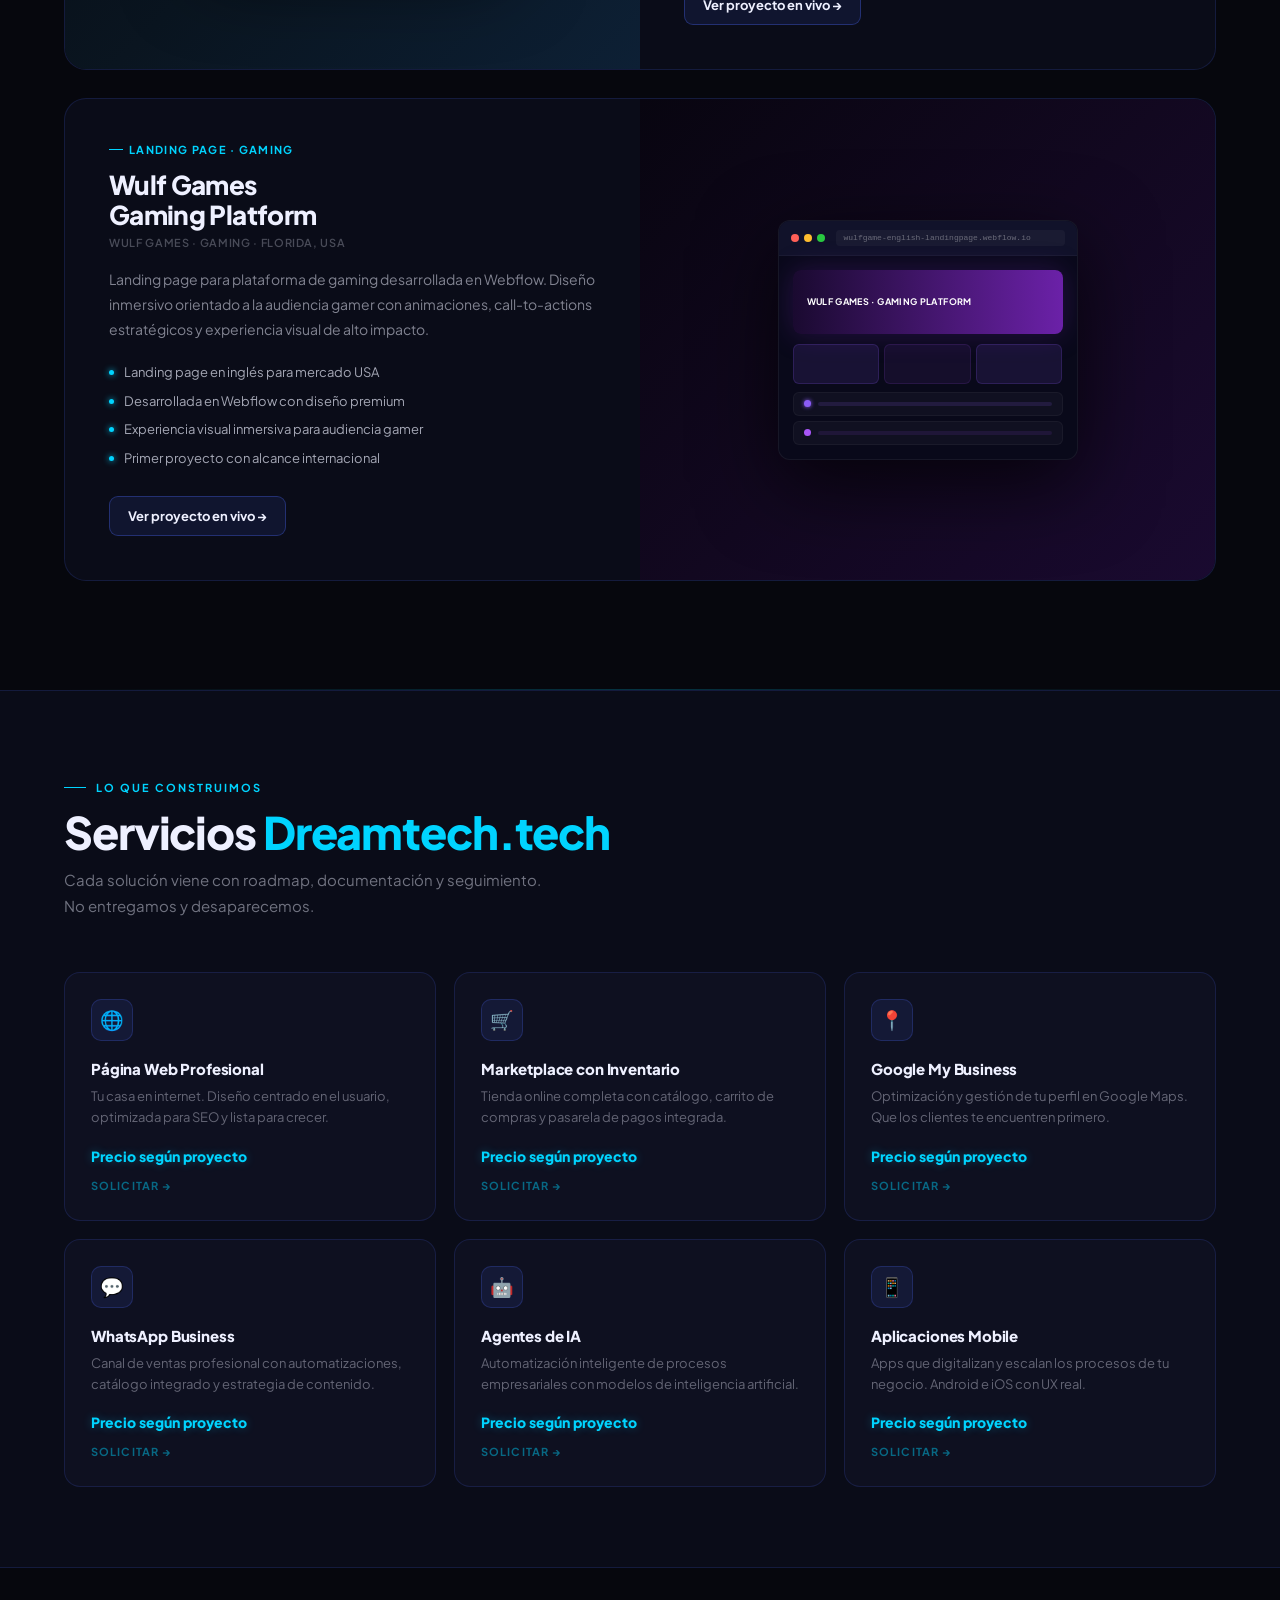
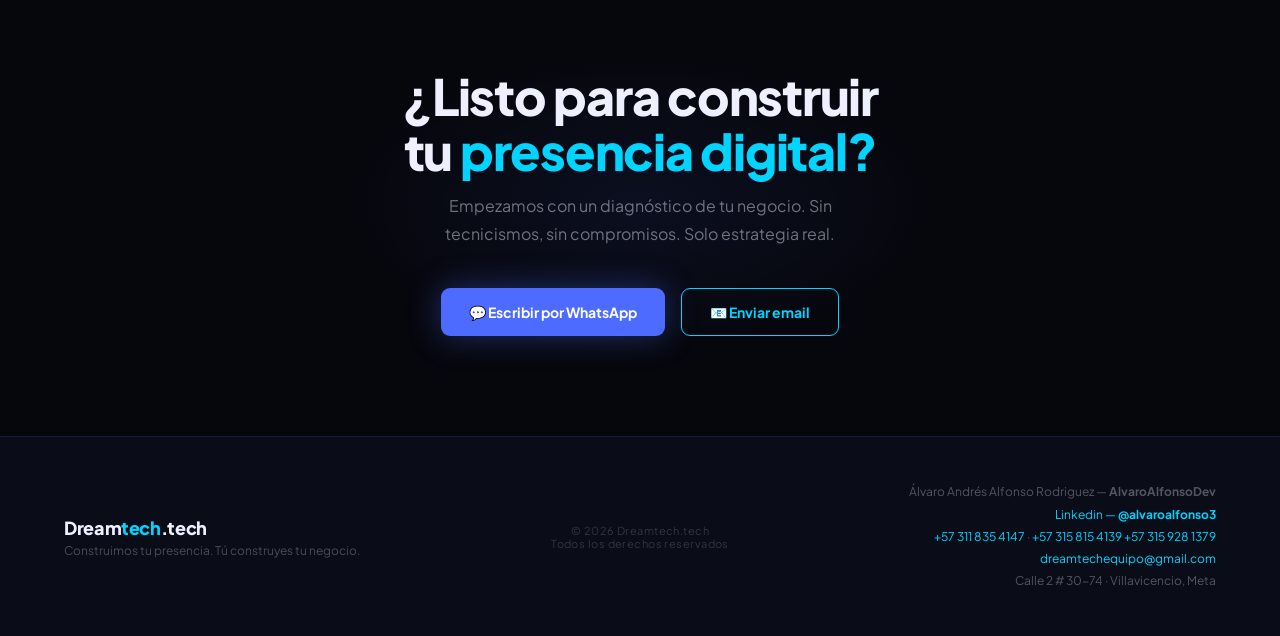
<file: portafolio.html>
<!DOCTYPE html>
<html lang="es">
<head>
  <script>(function(w,d,s,l,i){w[l]=w[l]||[];w[l].push({'gtm.start':
  new Date().getTime(),event:'gtm.js'});var f=d.getElementsByTagName(s)[0],
  j=d.createElement(s),dl=l!='dataLayer'?'&l='+l:'';j.async=true;j.src=
  'https://www.googletagmanager.com/gtm.js?id='+i+dl;f.parentNode.insertBefore(j,f);
  })(window,document,'script','dataLayer','GTM-PSJMBLNF');</script>
  <meta charset="UTF-8">
  <meta name="viewport" content="width=device-width, initial-scale=1.0">
  <title>Portafolio — Dreamtech.tech</title>
  
  <link href="https://fonts.googleapis.com/css2?family=Plus+Jakarta+Sans:wght@300;400;500;600;700;800&display=swap" rel="stylesheet">
  <link rel="icon" type="image/png" href="/Images/Icono.png">
  <link rel="apple-touch-icon" href="/Images/Icono.png">
  
  <link rel="stylesheet" href="css/portafolio.css">
  <script type="application/ld+json">
{
  "@context": "https://schema.org",
  "@type": ["LocalBusiness", "SoftwareCompany"],
  "name": "Dreamtech.tech",
  "alternateName": "Dreamtech.tech Colombia",
  "description": "Consultora tecnológica especializada en ingeniería de software, arquitectura web y automatización de procesos con Inteligencia Artificial. Aliados estratégicos que acompañan cada proyecto con documentación técnica, seguimiento y resultados medibles.",
  "url": "https://dreamtech.tech",
  "telephone": "+573118354147",
  "email": "dreamtechequipo@gmail.com",
  "address": {
    "@type": "PostalAddress",
    "streetAddress": "Calle 2 #30-74 Coralina",
    "addressLocality": "Villavicencio",
    "addressRegion": "Meta",
    "addressCountry": "CO"
  },
  "knowsAbout": [
    "Software Engineering",
    "Web Development",
    "Search Engine Optimization (SEO)",
    "Artificial Intelligence Agents",
    "Workflow Automation",
    "Clean Code Architecture",
    "Robust Digital Infrastructure",
    "AI-Generated Content Optimization (AIO)",
    "API Integration & Webhooks",
    "B2B Tech Consulting",
    "IT Outsourcing Services"
  ],
  "founder": {
    "@type": "Person",
    "name": "Álvaro Andrés Alfonso Rodríguez",
    "jobTitle": "Founder & Software Engineer",
    "sameAs": [
      "https://github.com/AlvaroAlfonsoDev",
      "https://www.linkedin.com/in/alvaroalfonso3/"
    ]
  },
  "serviceArea": {
    "@type": "Country", 
    "name": "Colombia"
  },
  "hasOfferCatalog": {
    "@type": "OfferCatalog",
    "name": "Servicios Digitales Dreamtech.tech",
    "itemListElement": [
      {"@type": "Offer", "itemOffered": {"@type": "Service", "name": "Página Web Profesional y Ecosistemas Web"}},
      {"@type": "Offer", "itemOffered": {"@type": "Service", "name": "Marketplace con Inventario Automatizado"}},
      {"@type": "Offer", "itemOffered": {"@type": "Service", "name": "Optimización de Google My Business y SEO Local"}},
      {"@type": "Offer", "itemOffered": {"@type": "Service", "name": "Estrategia e Integración de WhatsApp Business"}},
      {"@type": "Offer", "itemOffered": {"@type": "Service", "name": "Construcción de Agentes de Inteligencia Artificial y Automatización"}}
    ]
  }
}
</script>
</head>
<body>

  <noscript><iframe src="https://www.googletagmanager.com/ns.html?id=GTM-PSJMBLNF"
  height="0" width="0" style="display:none;visibility:hidden"></iframe></noscript>
  <nav>
    <a href="/" class="nav-logo" aria-label="Dreamtech.tech Inicio">
      <div class="nav-sym">
        <div class="nd-top"></div>
        <div class="nd-row"><div class="nd-bot"></div><div class="nd-bot"></div></div>
      </div>
      <div class="nav-wordmark">Dream<span>tech</span>.tech</div>
    </a>

    <button class="nav-toggle" id="navToggle" aria-label="Abrir menú de navegación" aria-expanded="false" aria-controls="navMenu">
      <span class="line"></span>
      <span class="line"></span>
      <span class="line"></span>
    </button>

    <ul class="nav-links" id="navMenu">
      <li><a href="#proyectos">Proyectos</a></li>
      <li><a href="#servicios">Servicios</a></li>
      <li><a href="#contacto">Contacto</a></li>
      <li><a href="https://wa.link/dwj8ik" target="_blank" rel="noopener noreferrer" class="nav-btn">AGENDAR REUNIÓN</a></li>
    </ul>
  </nav>

  <main>
    <section class="hero">
      <div class="hero-grid-bg"></div>
      <div class="hero-glow-tl"></div>
      <div class="hero-glow-bl"></div>

      <div class="hero-left">
        <div class="hero-eyebrow">Portafolio de proyectos · Dreamtech.tech</div>
        <h1 class="hero-title">
          Más que<br>
          un <span class="tc">proveedor,</span><br>
          el socio tecnológico<br>
          que tu <span class="tg">negocionecesita.</span> 
        </h1>
        <p class="hero-sub">Aliados estratégicos para emprendedores colombianos. Documentación, seguimiento y resultados reales desde el día uno.</p>
        <div class="hero-actions">
          <a href="#proyectos" class="btn-primary">Ver proyectos →</a>
          <a href="https://wa.link/dwj8ik" target="_blank" rel="noopener noreferrer" class="btn-ghost">💬 Hablemos</a>
        </div>
        <div class="hero-stats" id="stats">
          <div class="stat"><div class="stat-num" data-target="30" data-suffix="+">0</div><div class="stat-lbl">Aplicaciones<br>construidas</div></div>
          <div class="stat"><div class="stat-num" data-target="15" data-suffix="+">0</div><div class="stat-lbl">Proyectos<br>destacados</div></div>
          <div class="stat"><div class="stat-num" data-target="5" data-suffix="+">0</div><div class="stat-lbl">Años<br>construyendo</div></div>
          <div class="stat"><div class="stat-num" data-target="100" data-suffix="%">0</div><div class="stat-lbl">Siempre<br>documentado</div></div>
        </div>
      </div>

      <div class="hero-right">
        <div class="hero-visual-wrap">
          <div class="hero-svg-container">
            <svg viewBox="0 0 480 400" fill="none" xmlns="http://www.w3.org/2000/svg">
              <defs>
                <radialGradient id="bgGlow" cx="50%" cy="50%" r="50%">
                  <stop offset="0%" stop-color="#4D6BFF" stop-opacity="0.12"/>
                  <stop offset="100%" stop-color="#4D6BFF" stop-opacity="0"/>
                </radialGradient>
                <filter id="glow">
                  <feGaussianBlur stdDeviation="3" result="blur"/>
                  <feMerge><feMergeNode in="blur"/><feMergeNode in="SourceGraphic"/></feMerge>
                </filter>
                <filter id="softglow">
                  <feGaussianBlur stdDeviation="6" result="blur"/>
                  <feMerge><feMergeNode in="blur"/><feMergeNode in="SourceGraphic"/></feMerge>
                </filter>
                <linearGradient id="lineGrad1" x1="0%" y1="0%" x2="100%" y2="0%">
                  <stop offset="0%" stop-color="#00D4FF" stop-opacity="0"/>
                  <stop offset="50%" stop-color="#00D4FF" stop-opacity="0.8"/>
                  <stop offset="100%" stop-color="#00FFB2" stop-opacity="0"/>
                </linearGradient>
                <linearGradient id="lineGrad2" x1="0%" y1="0%" x2="100%" y2="100%">
                  <stop offset="0%" stop-color="#4D6BFF" stop-opacity="0"/>
                  <stop offset="50%" stop-color="#4D6BFF" stop-opacity="0.6"/>
                  <stop offset="100%" stop-color="#00D4FF" stop-opacity="0"/>
                </linearGradient>
              </defs>

              <ellipse cx="240" cy="200" rx="200" ry="170" fill="url(#bgGlow)"/>

              <g style="transform-origin: 240px 180px; animation: rotate-slow 18s linear infinite;">
                <circle cx="240" cy="180" r="150" stroke="rgba(77,107,255,0.12)" stroke-width="1" fill="none" stroke-dasharray="8 12"/>
              </g>

              <g style="transform-origin: 240px 180px; animation: rotate-slow 12s linear infinite reverse;">
                <circle cx="240" cy="180" r="115" stroke="rgba(0,212,255,0.1)" stroke-width="1" fill="none" stroke-dasharray="4 16"/>
              </g>

              <polygon points="240,70 320,116 320,208 240,254 160,208 160,116" fill="rgba(13,15,32,0.95)" stroke="rgba(77,107,255,0.35)" stroke-width="1.5" filter="url(#glow)"/>
              <polygon points="240,70 320,116 320,208 240,254 160,208 160,116" fill="none" stroke="rgba(0,212,255,0.15)" stroke-width="8"/>

              <circle cx="240" cy="148" r="22" fill="rgba(0,212,255,0.12)" stroke="#00D4FF" stroke-width="1.5" filter="url(#glow)"/>
              <circle cx="212" cy="196" r="22" fill="rgba(77,107,255,0.12)" stroke="#4D6BFF" stroke-width="1.5" filter="url(#glow)"/>
              <circle cx="268" cy="196" r="22" fill="rgba(0,255,178,0.1)" stroke="#00FFB2" stroke-width="1.5" filter="url(#glow)"/>

              <line x1="228" y1="166" x2="221" y2="178" stroke="url(#lineGrad1)" stroke-width="1.5"/>
              <line x1="252" y1="166" x2="258" y2="178" stroke="url(#lineGrad1)" stroke-width="1.5"/>
              <line x1="234" y1="196" x2="246" y2="196" stroke="url(#lineGrad2)" stroke-width="1.5"/>

              <circle cx="240" cy="148" r="6" fill="#00D4FF" filter="url(#softglow)"/>
              <circle cx="212" cy="196" r="6" fill="#4D6BFF" filter="url(#softglow)"/>
              <circle cx="268" cy="196" r="6" fill="#00FFB2" filter="url(#softglow)"/>

              <line x1="240" y1="126" x2="240" y2="88" stroke="rgba(0,212,255,0.3)" stroke-width="1" stroke-dasharray="3 4"/>
              <circle cx="240" cy="80" r="6" fill="rgba(0,212,255,0.15)" stroke="#00D4FF" stroke-width="1.2"/>
              <text x="240" y="64" fill="rgba(0,212,255,0.75)" font-size="9" font-weight="700" text-anchor="middle" letter-spacing="0.08em" font-family="Plus Jakarta Sans, sans-serif">TECNOLOGÍA</text>

              <line x1="192" y1="196" x2="152" y2="196" stroke="rgba(77,107,255,0.3)" stroke-width="1" stroke-dasharray="3 4"/>
              <circle cx="144" cy="196" r="6" fill="rgba(77,107,255,0.15)" stroke="#4D6BFF" stroke-width="1.2"/>
              <text x="108" y="192" fill="rgba(77,107,255,0.75)" font-size="9" font-weight="700" text-anchor="middle" letter-spacing="0.08em" font-family="Plus Jakarta Sans, sans-serif">ALIANZA</text>
              <text x="108" y="204" fill="rgba(77,107,255,0.75)" font-size="9" font-weight="700" text-anchor="middle" letter-spacing="0.08em" font-family="Plus Jakarta Sans, sans-serif">ESTRATÉGICA</text>

              <line x1="288" y1="196" x2="328" y2="196" stroke="rgba(0,255,178,0.3)" stroke-width="1" stroke-dasharray="3 4"/>
              <circle cx="336" cy="196" r="6" fill="rgba(0,255,178,0.12)" stroke="#00FFB2" stroke-width="1.2"/>
              <text x="372" y="192" fill="rgba(0,255,178,0.7)" font-size="9" font-weight="700" text-anchor="middle" letter-spacing="0.08em" font-family="Plus Jakarta Sans, sans-serif">CONFIANZA</text>
              <text x="372" y="204" fill="rgba(0,255,178,0.7)" font-size="9" font-weight="700" text-anchor="middle" letter-spacing="0.08em" font-family="Plus Jakarta Sans, sans-serif">REAL</text>

              <line x1="240" y1="254" x2="240" y2="290" stroke="rgba(0,212,255,0.2)" stroke-width="1" stroke-dasharray="3 4"/>
              <circle cx="240" cy="298" r="6" fill="rgba(0,212,255,0.1)" stroke="#00D4FF" stroke-width="1.2"/>
              <text x="240" y="316" fill="rgba(0,212,255,0.6)" font-size="9" font-weight="700" text-anchor="middle" letter-spacing="0.08em" font-family="Plus Jakarta Sans, sans-serif">RESULTADOS</text>

              <circle cx="80" cy="100" r="2.5" fill="#00D4FF" opacity="0.5" style="animation: pulse-ring 3s ease-in-out infinite;"/>
              <circle cx="400" cy="120" r="2" fill="#4D6BFF" opacity="0.4" style="animation: pulse-ring 3.5s ease-in-out infinite 1s;"/>
              <circle cx="60" cy="270" r="2" fill="#00FFB2" opacity="0.4" style="animation: pulse-ring 4s ease-in-out infinite 0.5s;"/>
              <circle cx="420" cy="280" r="2.5" fill="#00D4FF" opacity="0.5" style="animation: pulse-ring 2.8s ease-in-out infinite 1.5s;"/>
              <circle cx="160" cy="50" r="1.5" fill="#4D6BFF" opacity="0.35" style="animation: pulse-ring 3.2s ease-in-out infinite 0.8s;"/>
              <circle cx="340" cy="340" r="2" fill="#00FFB2" opacity="0.3" style="animation: pulse-ring 3.8s ease-in-out infinite 2s;"/>

              <rect x="32" y="32" width="12" height="2" fill="rgba(0,212,255,0.3)"/>
              <rect x="32" y="32" width="2" height="12" fill="rgba(0,212,255,0.3)"/>
              <rect x="436" y="32" width="12" height="2" fill="rgba(0,212,255,0.3)"/>
              <rect x="446" y="32" width="2" height="12" fill="rgba(0,212,255,0.3)"/>
              <rect x="32" y="356" width="12" height="2" fill="rgba(0,212,255,0.3)"/>
              <rect x="32" y="346" width="2" height="12" fill="rgba(0,212,255,0.3)"/>
              <rect x="436" y="356" width="12" height="2" fill="rgba(0,212,255,0.3)"/>
              <rect x="446" y="346" width="2" height="12" fill="rgba(0,212,255,0.3)"/>
            </svg>
          </div>

          <div class="float-card float-card-1">
            <div class="fc-label">Estado del proyecto</div>
            <div class="fc-val"><span class="fc-dot"></span>En ejecución</div>
            <div class="fc-sub">Roadmap activo · semana 2</div>
          </div>
          <div class="float-card float-card-2">
            <div class="fc-label">Documentación</div>
            <div class="fc-val">100%</div>
            <div class="fc-sub">Propuesta · contrato · hitos</div>
          </div>
          <div class="float-card float-card-3">
            <div class="fc-label">Próxima reunión</div>
            <div class="fc-val">Viernes 3PM</div>
            <div class="fc-sub">Revisión avance 70%</div>
          </div>
        </div>
      </div>
    </section>

    <section class="quote-sec">
      <div class="quote-card">
        <div class="quote-txt">Creemos que el emprendedor colombiano merece un aliado tecnológico de <span>confianza real</span>, no un proveedor que entrega y desaparece.</div>
        <div class="quote-sub">En Dreamtech.tech acompañamos cada proyecto con proceso, estrategia y resultados medibles.</div>
      </div>
    </section>

    <section class="projects-sec" id="proyectos">
      <div class="sec-eyebrow">Proyectos destacados</div>
      <h2 class="sec-title">Lo que hemos <span>construido</span></h2>
      <p class="sec-desc">Cada proyecto es una alianza real. Roadmap, documentación y seguimiento desde el inicio hasta los resultados.</p>

      <div class="pcard" id="p1">
        <div class="pinner">
          <div class="pvisual" style="background: linear-gradient(135deg, #020F08, #061F14, #0A3324);">
            <div class="pvbg">
              <a href="https://www.uaesp.gov.co/noticias/organizacion-asoreamb-le-apuesta-la-innovacion-aplicacion-reciclaje" target="_blank" rel="noopener noreferrer" class="mock" style="max-width:270px;" aria-label="Ver nota del proyecto Asoreamb">
                <div class="mbar"><div class="md mr"></div><div class="md my"></div><div class="md mg"></div><div class="murl">App Móvil · Asoreamb ♻</div></div>
                <div class="mbody">
                  <div class="mhero" style="background: linear-gradient(90deg, #0A3324, #1D9E75); box-shadow: 0 0 28px rgba(29,158,117,0.25);"><div class="mhtxt">♻ ASOREAMB — RECICLAJE INTELIGENTE</div></div>
                  <div class="mrows">
                    <div class="mrow"><div class="mri" style="background:#00FFB2; box-shadow:0 0 5px #00FFB2;"></div><div class="mrb" style="background:rgba(0,255,178,0.14);"></div></div>
                    <div class="mrow"><div class="mri" style="background:#1D9E75;"></div><div class="mrb" style="width:70%;background:rgba(29,158,117,0.11);"></div></div>
                    <div class="mrow"><div class="mri" style="background:#00FFB2; box-shadow:0 0 5px #00FFB2;"></div><div class="mrb" style="width:85%;background:rgba(0,255,178,0.14);"></div></div>
                    <div class="mrow"><div class="mri" style="background:#1D9E75;"></div><div class="mrb" style="width:55%;background:rgba(29,158,117,0.11);"></div></div>
                    <div class="mrow"><div class="mri" style="background:#00FFB2; box-shadow:0 0 5px #00FFB2;"></div><div class="mrb" style="background:rgba(0,255,178,0.14);"></div></div>
                  </div>
                </div>
              </a>
            </div>
          </div>
          <div class="pinfo">
            <div class="gov-badge">⭐ Reconocido por UAESP · Gobierno de Bogotá</div>
            <div class="ptag">Aplicación Mobile</div>
            <h3 class="ptitle">App de Reciclaje<br>Asoreamb</h3>
            <p class="pclient">Asoreamb · Recicladores · Bogotá, Colombia</p>
            <p class="pdesc">Aplicación móvil que digitalizó los procesos de la organización recicladora Asoreamb. Reconocida oficialmente por la UAESP como caso de innovación tecnológica en el sector ambiental colombiano.</p>
            <div class="presults">
              <div class="pr"><div class="prdot"></div>+500 instalaciones en Google Play Store</div>
              <div class="pr"><div class="prdot"></div>Reconocimiento oficial UAESP — Gobierno Bogotá</div>
              <div class="pr"><div class="prdot"></div>Digitalización completa de rutas y procesos</div>
              <div class="pr"><div class="prdot"></div>Primer app mobile del sector reciclaje</div>
            </div>
            <div class="plinks"><a href="https://www.uaesp.gov.co/noticias/organizacion-asoreamb-le-apuesta-la-innovacion-aplicacion-reciclaje" target="_blank" rel="noopener noreferrer" class="btnp">Ver nota oficial UAESP →</a></div>
          </div>
        </div>
      </div>

      <div class="pcard" id="p2">
        <div class="pinner rev">
          <div class="pvisual" style="background: linear-gradient(135deg, #06080F, #0D1130, #141A4A);">
            <div class="pvbg">
              <a href="https://proyect-urbanshop.netlify.app/" target="_blank" rel="noopener noreferrer" class="mock" aria-label="Ver Urban & Shop en vivo">
                <div class="mbar"><div class="md mr"></div><div class="md my"></div><div class="md mg"></div><div class="murl">proyect-urbanshop.netlify.app</div></div>
                <div class="mbody">
                  <div class="mhero" style="background: linear-gradient(90deg, #1A1F6E, #4D6BFF); box-shadow: 0 0 28px rgba(77,107,255,0.22);"><div class="mhtxt">URBAN & SHOP · ELEGANCIA & ESENCIA</div></div>
                  <div class="mgrid">
                    <div class="mc" style="background:rgba(77,107,255,0.1);border-color:rgba(77,107,255,0.16);"></div>
                    <div class="mc" style="background:rgba(0,212,255,0.06);border-color:rgba(0,212,255,0.1);"></div>
                    <div class="mc" style="background:rgba(77,107,255,0.1);border-color:rgba(77,107,255,0.16);"></div>
                    <div class="mc" style="background:rgba(0,212,255,0.06);border-color:rgba(0,212,255,0.1);"></div>
                    <div class="mc" style="background:rgba(77,107,255,0.1);border-color:rgba(77,107,255,0.16);"></div>
                    <div class="mc" style="background:rgba(0,212,255,0.06);border-color:rgba(0,212,255,0.1);"></div>
                  </div>
                </div>
              </a>
            </div>
          </div>
          <div class="pinfo">
            <div class="ptag">E-commerce · Marketplace</div>
            <h3 class="ptitle">Urban & Shop<br>Tienda Online</h3>
            <p class="pclient">Urban & Shop · Moda Urbana Sostenible · Colombia</p>
            <p class="pdesc">Desarrollo completo de tienda online para marca de moda urbana con ropa reciclada. Catálogo, carrito de compras, blog y sistema de pedidos con diseño centrado en identidad de marca.</p>
            <div class="presults">
              <div class="pr"><div class="prdot"></div>Tienda online con carrito de compras funcional</div>
              <div class="pr"><div class="prdot"></div>5 secciones: Inicio, Tienda, Nosotros, Blog, Contacto</div>
              <div class="pr"><div class="prdot"></div>Diseño responsive — mobile y desktop optimizado</div>
              <div class="pr"><div class="prdot"></div>Identidad visual alineada con valores de sostenibilidad</div>
            </div>
            <div class="plinks"><a href="https://proyect-urbanshop.netlify.app/" target="_blank" rel="noopener noreferrer" class="btnp">Ver proyecto en vivo →</a></div>
          </div>
        </div>
      </div>

      <div class="pcard" id="p3">
        <div class="pinner">
          <div class="pvisual" style="background: linear-gradient(135deg, #050A12, #0A1520, #0D2035);">
            <div class="pvbg">
              <a href="https://proyect-mindbringe.netlify.app/" target="_blank" rel="noopener noreferrer" class="mock" aria-label="Ver MindBringe en vivo">
                <div class="mbar"><div class="md mr"></div><div class="md my"></div><div class="md mg"></div><div class="murl">proyect-mindbringe.netlify.app</div></div>
                <div class="mbody">
                  <div class="mhero" style="background: linear-gradient(90deg, #05183A, #0A4080); box-shadow: 0 0 28px rgba(10,64,128,0.3);"><div class="mhtxt">MINDBRINGE · PLATAFORMA DIGITAL</div></div>
                  <div class="mgrid">
                    <div class="mc" style="background:rgba(0,100,255,0.1);border-color:rgba(0,100,255,0.15);"></div>
                    <div class="mc" style="background:rgba(0,180,255,0.07);border-color:rgba(0,180,255,0.1);"></div>
                    <div class="mc" style="background:rgba(0,100,255,0.1);border-color:rgba(0,100,255,0.15);"></div>
                  </div>
                  <div class="mrows">
                    <div class="mrow"><div class="mri" style="background:#0A7AFF;"></div><div class="mrb" style="width:80%;background:rgba(10,122,255,0.12);"></div></div>
                    <div class="mrow"><div class="mri" style="background:#00B4FF;"></div><div class="mrb" style="width:60%;background:rgba(0,180,255,0.1);"></div></div>
                  </div>
                </div>
              </a>
            </div>
          </div>
          <div class="pinfo">
            <div class="ptag">Landing Page · Web App</div>
            <h3 class="ptitle">MindBringe<br>Plataforma Digital</h3>
            <p class="pclient">MindBringe · Plataforma · Colombia</p>
            <p class="pdesc">Desarrollo de landing page y plataforma digital para MindBringe. Diseño moderno centrado en conversión, experiencia de usuario optimizada y arquitectura escalable.</p>
            <div class="presults">
              <div class="pr"><div class="prdot"></div>Landing page de alta conversión</div>
              <div class="pr"><div class="prdot"></div>Diseño UX/UI centrado en el usuario</div>
              <div class="pr"><div class="prdot"></div>Arquitectura escalable y mantenible</div>
              <div class="pr"><div class="prdot"></div>Performance optimizado para todos los dispositivos</div>
            </div>
            <div class="plinks"><a href="https://proyect-mindbringe.netlify.app/" target="_blank" rel="noopener noreferrer" class="btnp">Ver proyecto en vivo →</a></div>
          </div>
        </div>
      </div>

      <div class="pcard" id="p4">
        <div class="pinner rev">
          <div class="pvisual" style="background: linear-gradient(135deg, #080510, #120820, #1A0A30);">
            <div class="pvbg">
              <a href="https://wulfgame-english-landingpage.webflow.io/" target="_blank" rel="noopener noreferrer" class="mock" aria-label="Ver Wulf Games en vivo">
                <div class="mbar"><div class="md mr"></div><div class="md my"></div><div class="md mg"></div><div class="murl">wulfgame-english-landingpage.webflow.io</div></div>
                <div class="mbody">
                  <div class="mhero" style="background: linear-gradient(90deg, #1A0A30, #6B21A8); box-shadow: 0 0 28px rgba(107,33,168,0.3);"><div class="mhtxt">WULF GAMES · GAMING PLATFORM</div></div>
                  <div class="mgrid">
                    <div class="mc" style="background:rgba(139,92,246,0.12);border-color:rgba(139,92,246,0.18);"></div>
                    <div class="mc" style="background:rgba(168,85,247,0.08);border-color:rgba(168,85,247,0.12);"></div>
                    <div class="mc" style="background:rgba(139,92,246,0.12);border-color:rgba(139,92,246,0.18);"></div>
                  </div>
                  <div class="mrows">
                    <div class="mrow"><div class="mri" style="background:#8B5CF6; box-shadow:0 0 4px #8B5CF6;"></div><div class="mrb" style="width:75%;background:rgba(139,92,246,0.14);"></div></div>
                    <div class="mrow"><div class="mri" style="background:#A855F7;"></div><div class="mrb" style="width:50%;background:rgba(168,85,247,0.1);"></div></div>
                  </div>
                </div>
              </a>
            </div>
          </div>
          <div class="pinfo">
            <div class="ptag">Landing Page · Gaming</div>
            <h3 class="ptitle">Wulf Games<br>Gaming Platform</h3>
            <p class="pclient">Wulf Games · Gaming · Florida, USA</p>
            <p class="pdesc">Landing page para plataforma de gaming desarrollada en Webflow. Diseño inmersivo orientado a la audiencia gamer con animaciones, call-to-actions estratégicos y experiencia visual de alto impacto.</p>
            <div class="presults">
              <div class="pr"><div class="prdot"></div>Landing page en inglés para mercado USA</div>
              <div class="pr"><div class="prdot"></div>Desarrollada en Webflow con diseño premium</div>
              <div class="pr"><div class="prdot"></div>Experiencia visual inmersiva para audiencia gamer</div>
              <div class="pr"><div class="prdot"></div>Primer proyecto con alcance internacional</div>
            </div>
            <div class="plinks"><a href="https://wulfgame-english-landingpage.webflow.io/" target="_blank" rel="noopener noreferrer" class="btnp">Ver proyecto en vivo →</a></div>
          </div>
        </div>
      </div>
    </section>

    <div class="gdiv"></div>

    <section class="svc-sec" id="servicios">
      <div class="sec-eyebrow">Lo que construimos</div>
      <h2 class="sec-title">Servicios <span>Dreamtech.tech</span></h2>
      <p class="sec-desc">Cada solución viene con roadmap, documentación y seguimiento. No entregamos y desaparecemos.</p>
      <div class="sgrid">
        <div class="scard"><div class="sicon">🌐</div><div class="sname">Página Web Profesional</div><div class="sdesc">Tu casa en internet. Diseño centrado en el usuario, optimizada para SEO y lista para crecer.</div><div class="sprice">Precio según proyecto</div><a href="https://wa.link/dwj8ik" target="_blank" rel="noopener noreferrer" class="slink">Solicitar →</a></div>
        <div class="scard"><div class="sicon">🛒</div><div class="sname">Marketplace con Inventario</div><div class="sdesc">Tienda online completa con catálogo, carrito de compras y pasarela de pagos integrada.</div><div class="sprice">Precio según proyecto</div><a href="https://wa.link/dwj8ik" target="_blank" rel="noopener noreferrer" class="slink">Solicitar →</a></div>
        <div class="scard"><div class="sicon">📍</div><div class="sname">Google My Business</div><div class="sdesc">Optimización y gestión de tu perfil en Google Maps. Que los clientes te encuentren primero.</div><div class="sprice">Precio según proyecto</div><a href="https://wa.link/dwj8ik" target="_blank" rel="noopener noreferrer" class="slink">Solicitar →</a></div>
        <div class="scard"><div class="sicon">💬</div><div class="sname">WhatsApp Business</div><div class="sdesc">Canal de ventas profesional con automatizaciones, catálogo integrado y estrategia de contenido.</div><div class="sprice">Precio según proyecto</div><a href="https://wa.link/dwj8ik" target="_blank" rel="noopener noreferrer" class="slink">Solicitar →</a></div>
        <div class="scard"><div class="sicon">🤖</div><div class="sname">Agentes de IA</div><div class="sdesc">Automatización inteligente de procesos empresariales con modelos de inteligencia artificial.</div><div class="sprice">Precio según proyecto</div><a href="https://wa.link/dwj8ik" target="_blank" rel="noopener noreferrer" class="slink">Solicitar →</a></div>
        <div class="scard"><div class="sicon">📱</div><div class="sname">Aplicaciones Mobile</div><div class="sdesc">Apps que digitalizan y escalan los procesos de tu negocio. Android e iOS con UX real.</div><div class="sprice">Precio según proyecto</div><a href="https://wa.link/dwj8ik" target="_blank" rel="noopener noreferrer" class="slink">Solicitar →</a></div>
      </div>
    </section>

    <section class="cta-sec" id="contacto">
      <div class="cta-glow"></div>
      <h2 class="cta-title">¿Listo para construir<br>tu <span>presencia digital?</span></h2>
      <p class="cta-sub">Empezamos con un diagnóstico de tu negocio. Sin tecnicismos, sin compromisos. Solo estrategia real.</p>
      <div class="cta-btns">
        <a href="https://wa.link/dwj8ik" target="_blank" rel="noopener noreferrer" class="btn-primary">💬 Escribir por WhatsApp</a>
        <a href="mailto:alvaroalfonsodev@gmail.com" class="btn-ghost">📧 Enviar email</a>
      </div>
    </section>
  </main>

  <footer>
    <div>
      <div class="fbrand">Dream<span>tech</span>.tech</div>
      <div class="ftagline">Construimos tu presencia. Tú construyes tu negocio.</div>
    </div>
    <div class="fcopy">© 2026 Dreamtech.tech<br>Todos los derechos reservados</div>
    <div class="fcontact">
      <div>Álvaro Andrés Alfonso Rodriguez — <strong>AlvaroAlfonsoDev</strong></div>
      <div><a href="https://www.linkedin.com/in/alvaroalfonso3/"> Linkedin — <strong>@alvaroalfonso3</strong></a></div>
      <div>
        <a href="https://wa.link/dwj8ik">+57 311 835 4147</a> · 
        <a href="https://wa.link/l3as00">+57 315 815 4139</a>
        <a href="https://wa.link/dw3160">+57 315 928 1379</a>
      </div>
      <div><a href="mailto:dreamtechequipo@gmail.com">dreamtechequipo@gmail.com</a></div>
      <div>Calle 2 # 30-74 · Villavicencio, Meta</div>
    </div>
  </footer>

  <script src="js/portafolio.js"></script>
</body>
</html>
</file>
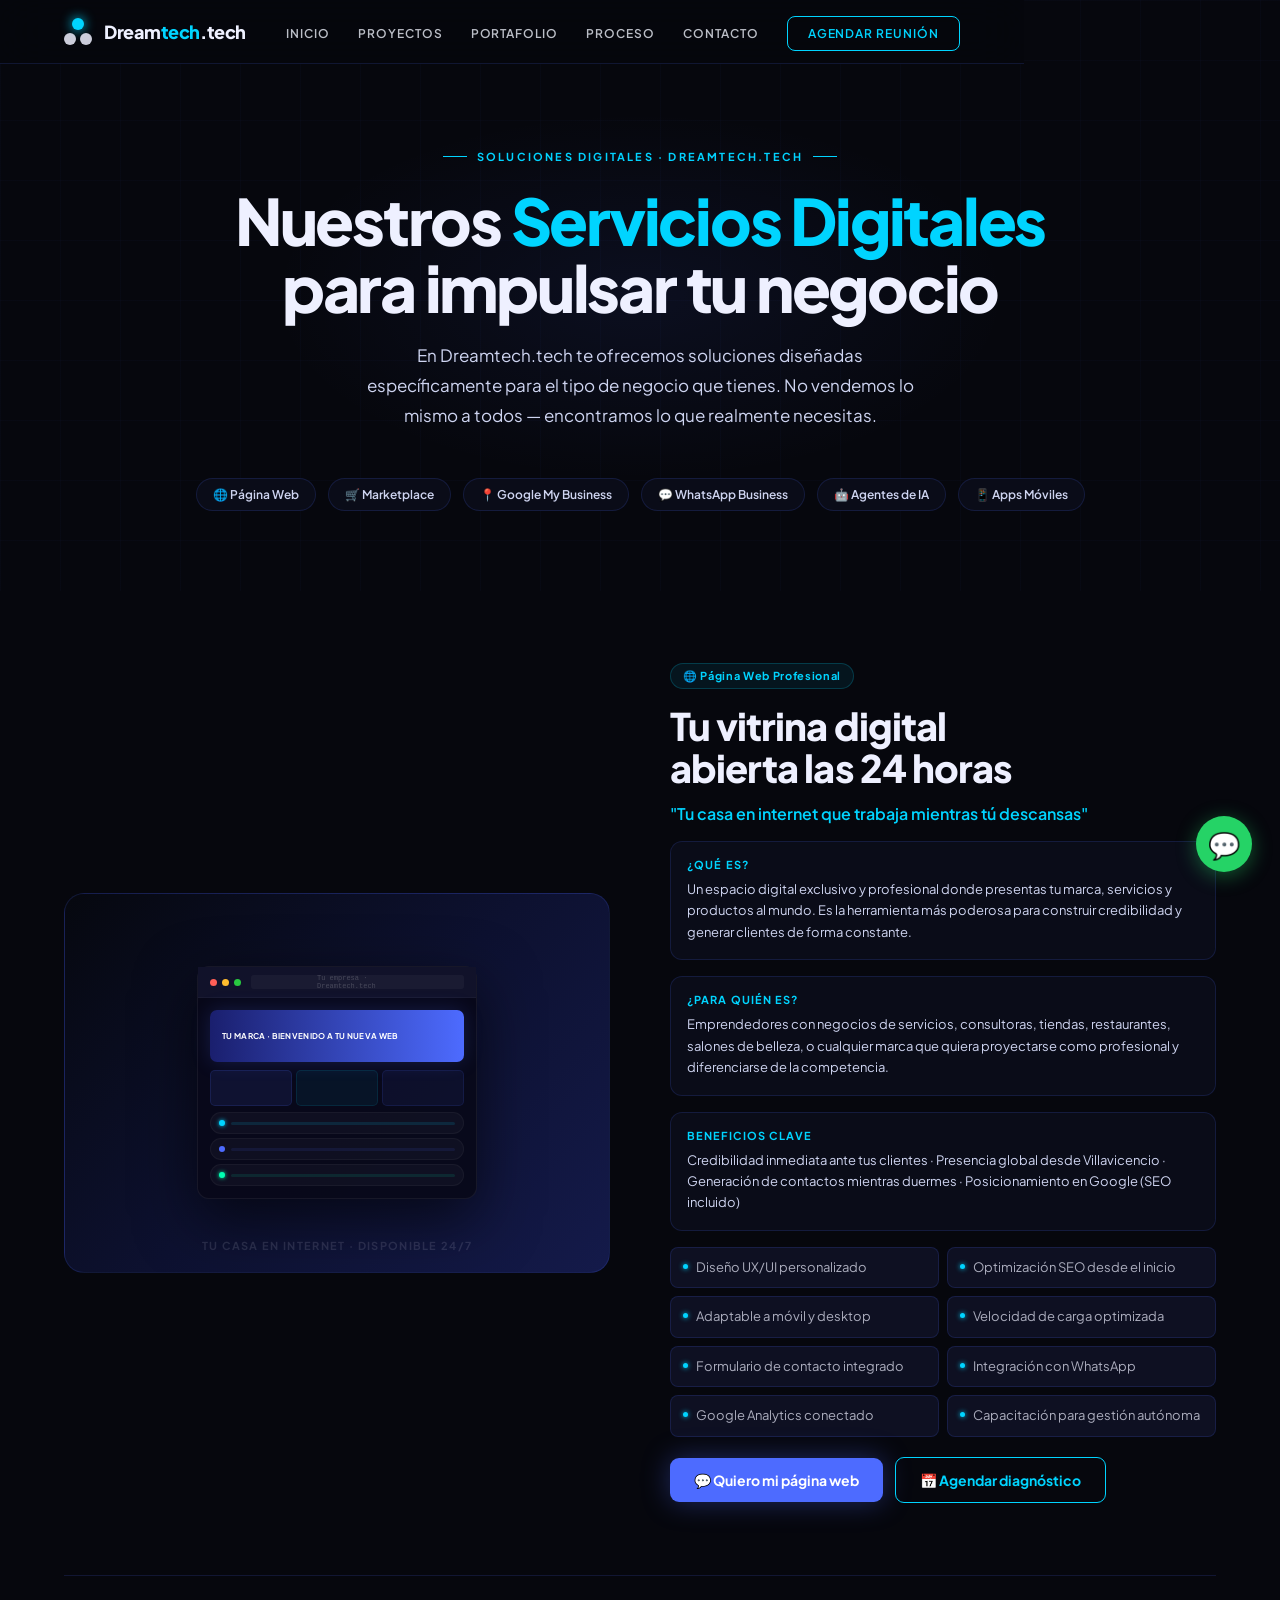
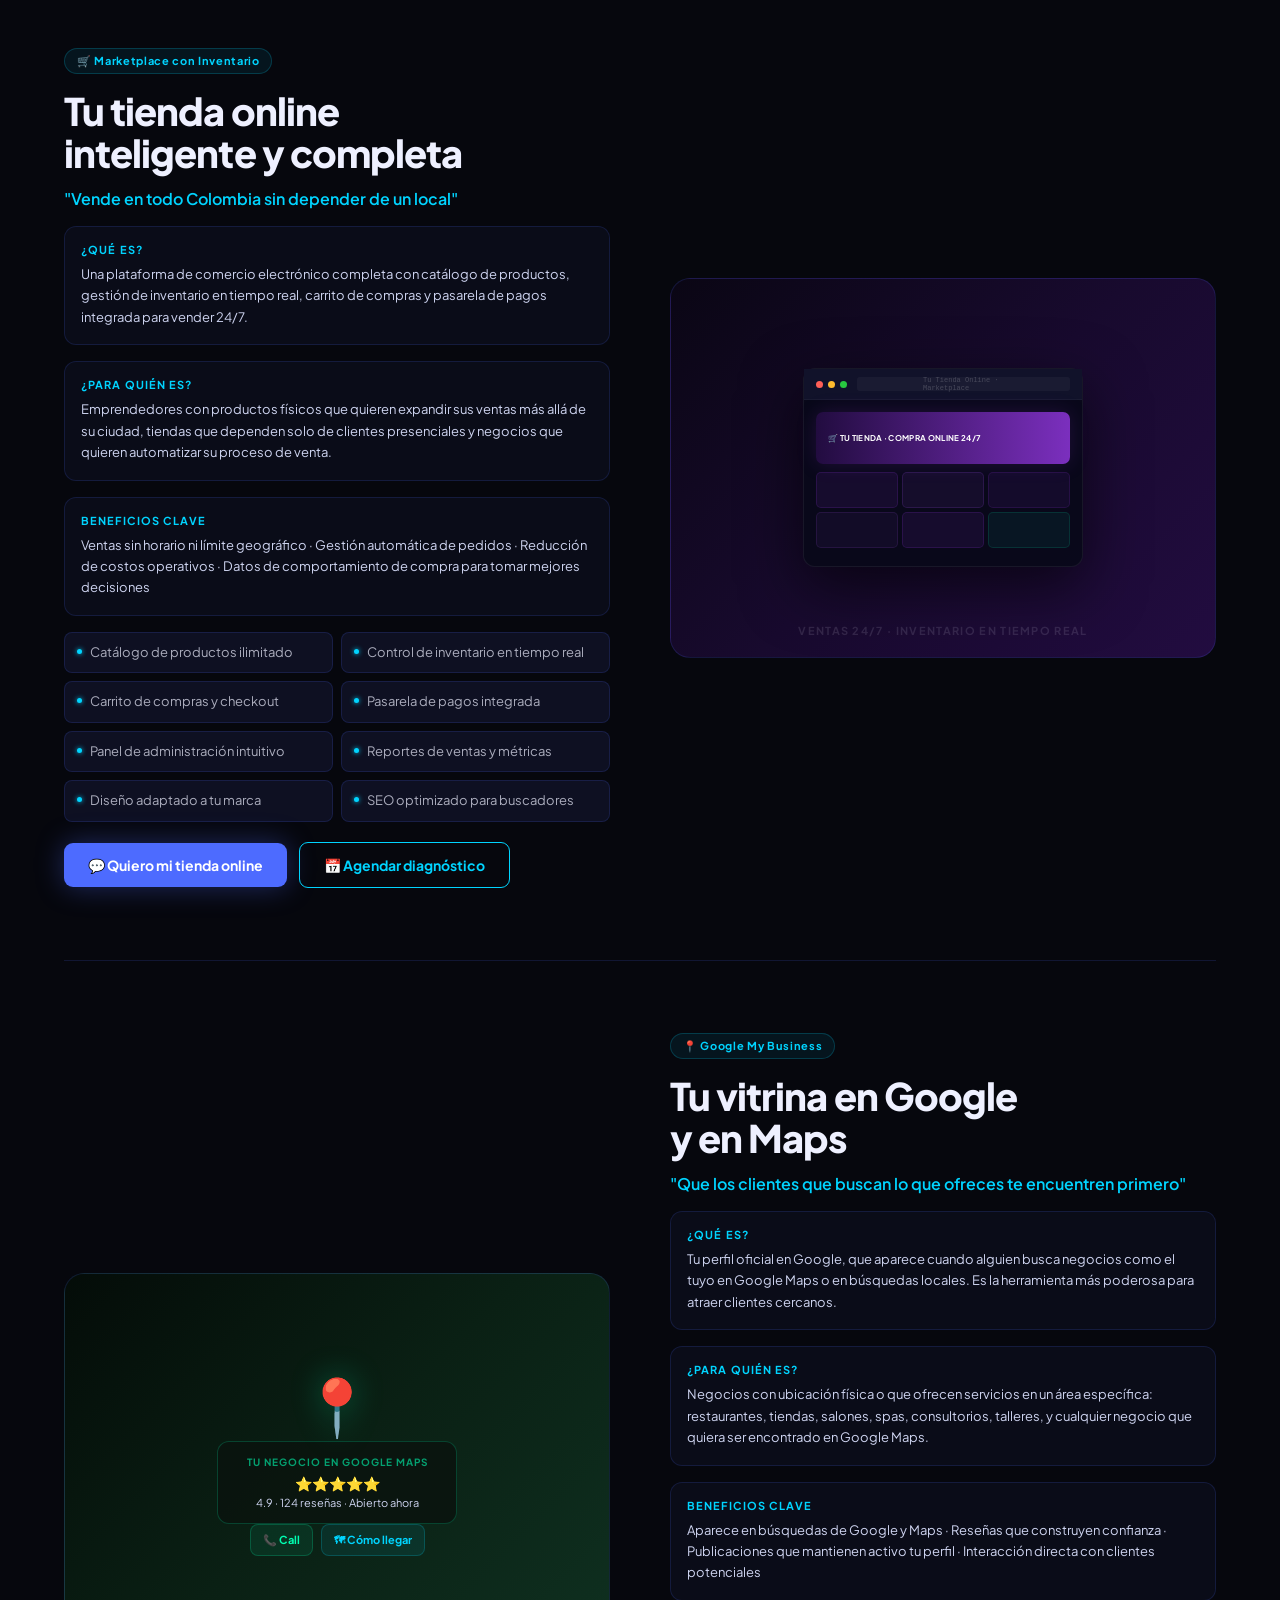
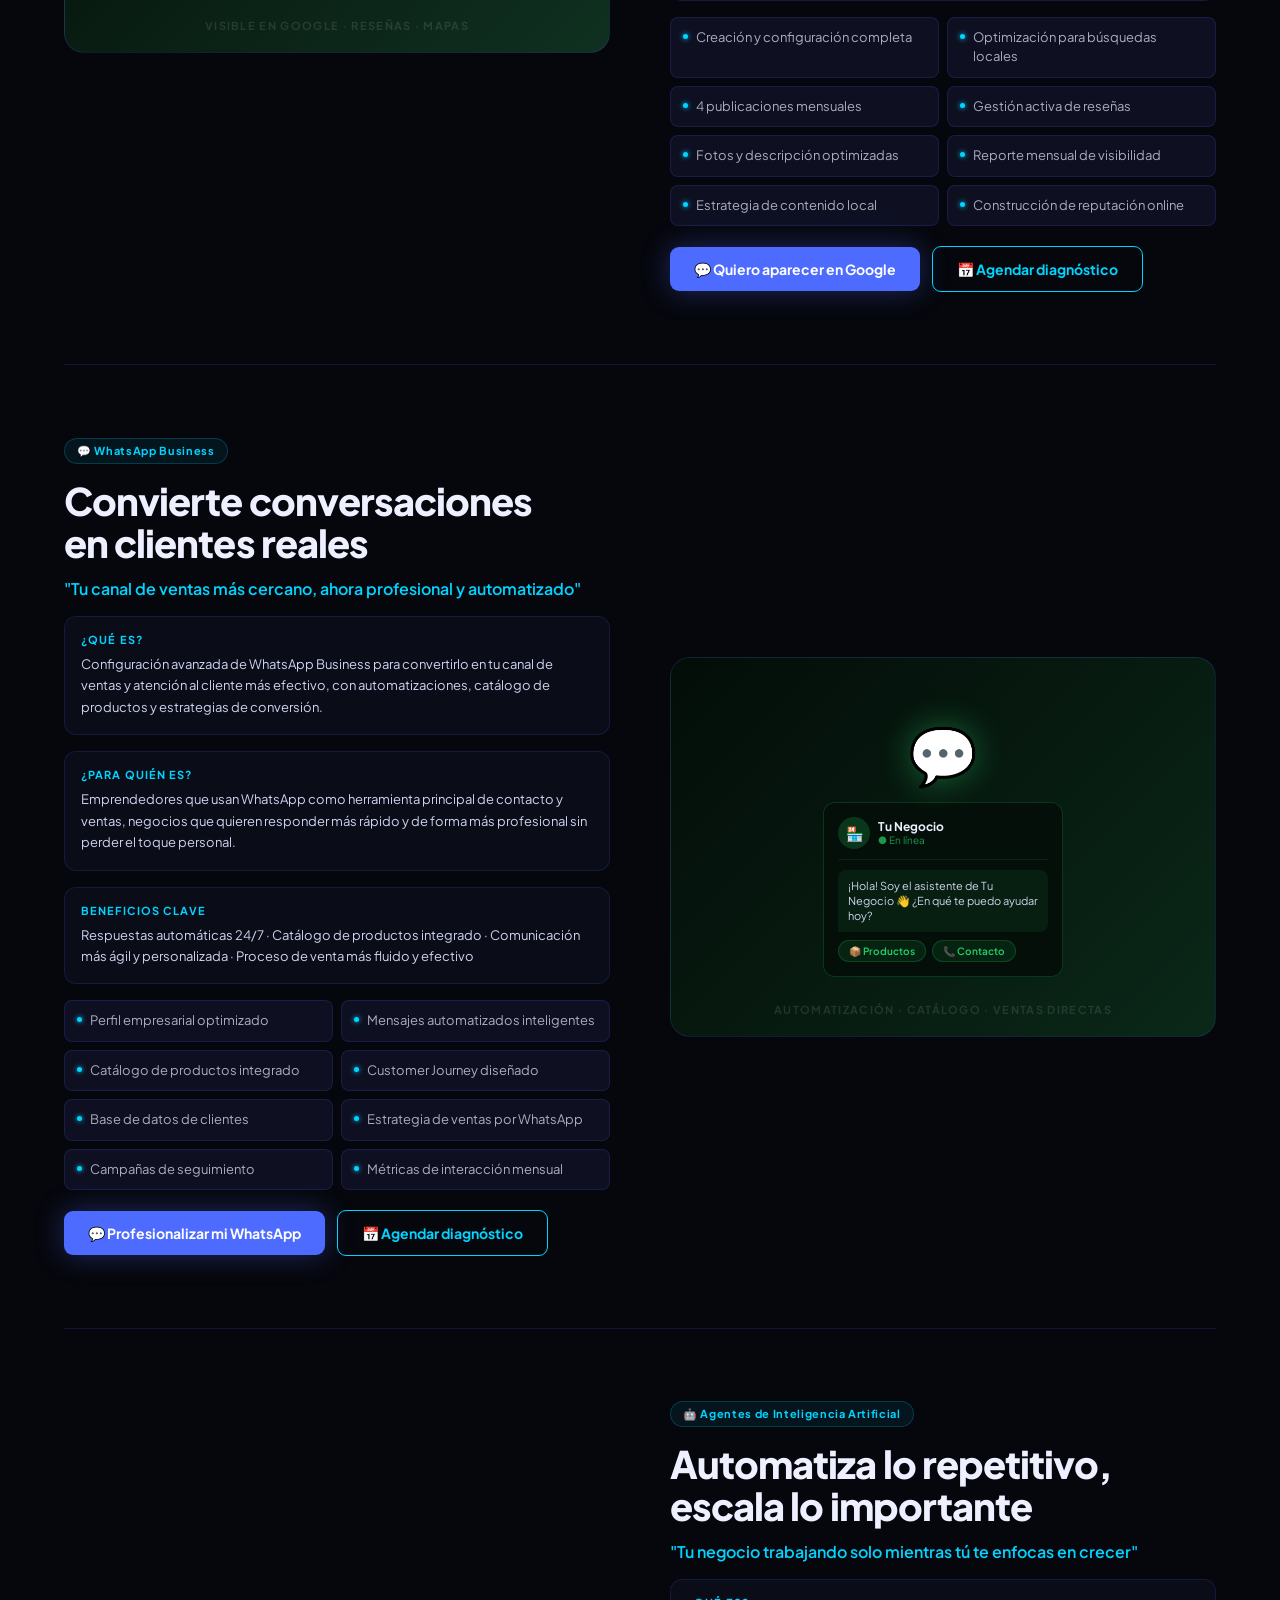
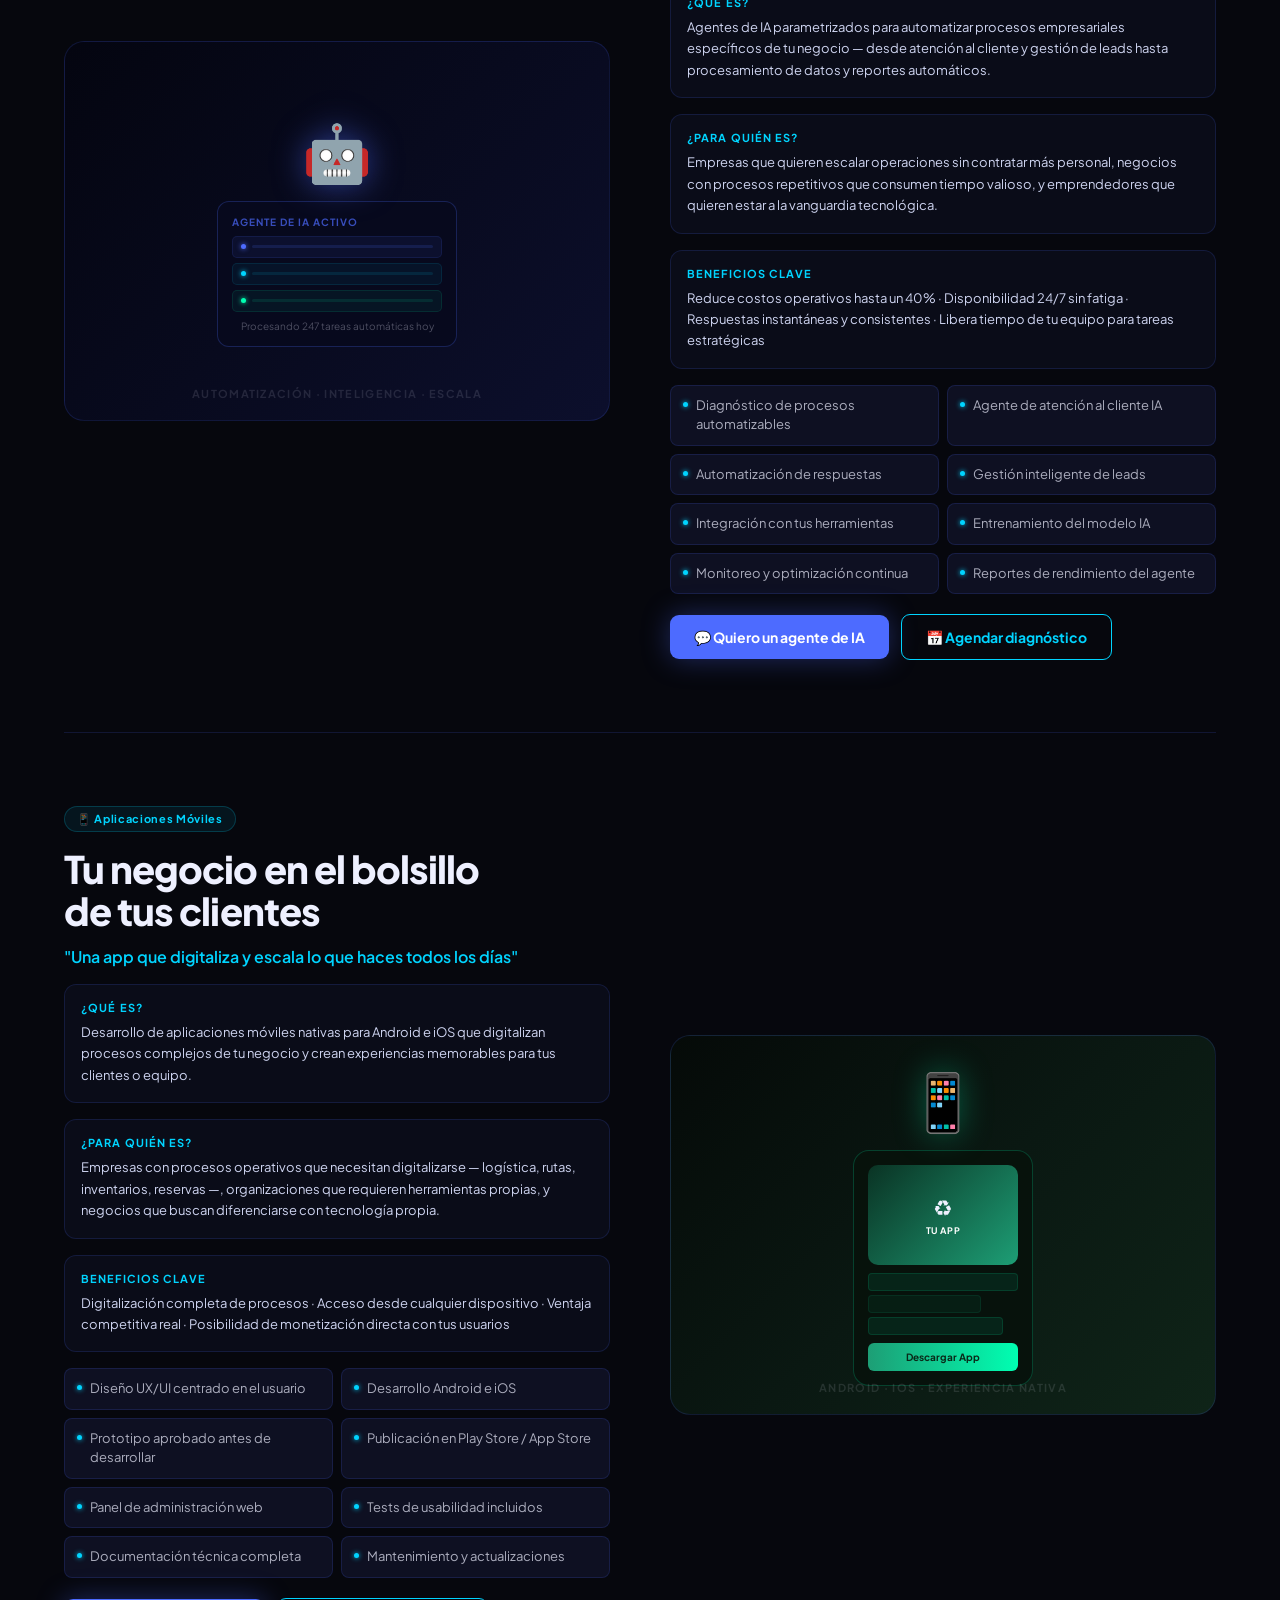
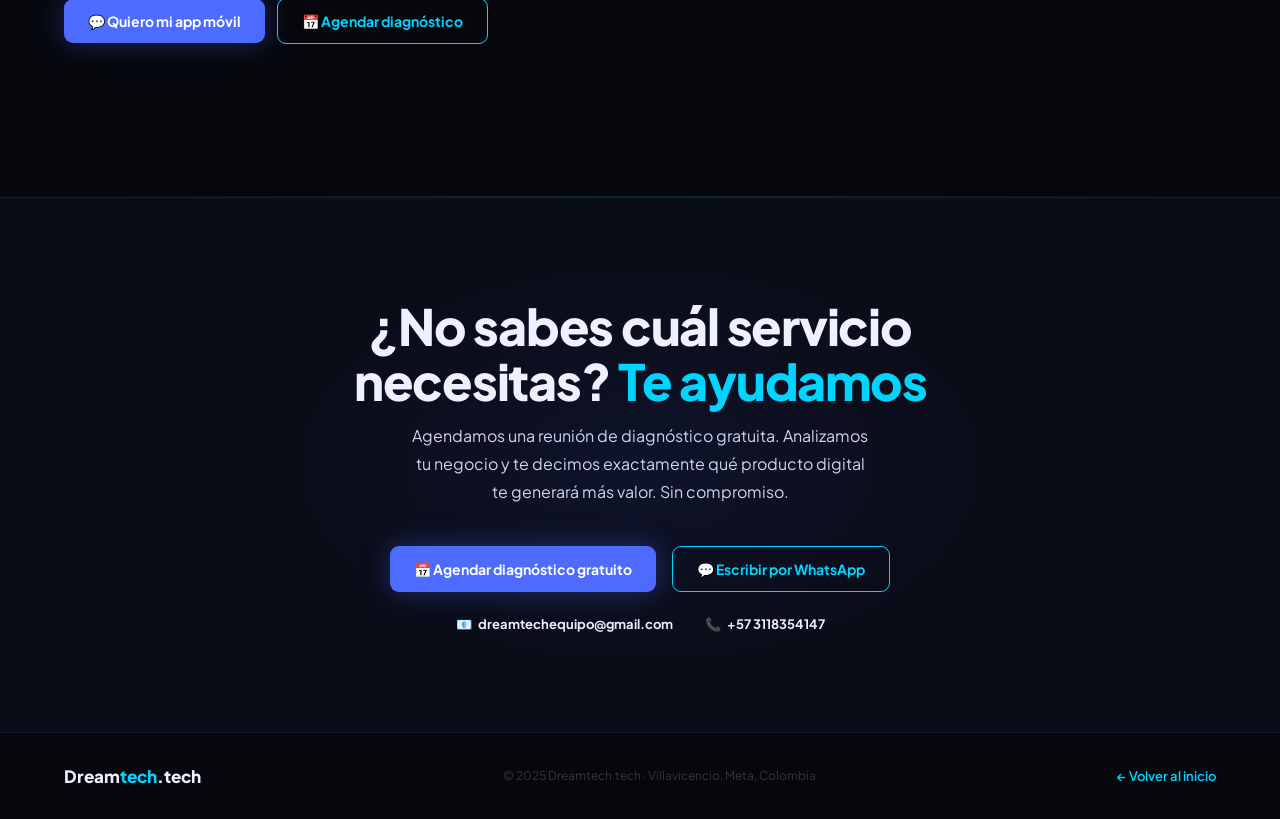
<file: servicios.html>
<!DOCTYPE html>
<html lang="es">
<head>
  <!-- Google Tag Manager -->
  <script>(function(w,d,s,l,i){w[l]=w[l]||[];w[l].push({'gtm.start':
  new Date().getTime(),event:'gtm.js'});var f=d.getElementsByTagName(s)[0],
  j=d.createElement(s),dl=l!='dataLayer'?'&l='+l:'';j.async=true;j.src=
  'https://www.googletagmanager.com/gtm.js?id='+i+dl;f.parentNode.insertBefore(j,f);
  })(window,document,'script','dataLayer','GTM-PSJMBLNF');</script>
  <!-- End Google Tag Manager -->

  <meta charset="UTF-8">
  <meta name="viewport" content="width=device-width, initial-scale=1.0">
  <title>Servicios — Dreamtech.tech | Soluciones Digitales para Emprendedores</title>
  <meta name="description" content="Conoce todos los servicios digitales de Dreamtech.tech: páginas web, marketplaces, Google My Business, WhatsApp Business, agentes de IA y apps móviles. Soluciones reales para emprendedores colombianos.">
  <meta name="keywords" content="servicios digitales Colombia, página web profesional, marketplace Colombia, Google My Business Villavicencio, WhatsApp Business, agente de inteligencia artificial, app móvil Colombia">
  <meta name="robots" content="index, follow">
  
  <link rel="canonical" href="https://Dreamtech.tech/servicios">
  <link rel="icon" type="image/png" href="/Images/Icono.png">
  <link rel="apple-touch-icon" href="/Images/Icono.png">

  <script type="application/ld+json">
{
  "@context": "https://schema.org",
  "@type": ["LocalBusiness", "SoftwareCompany"],
  "name": "Dreamtech.tech",
  "alternateName": "Dreamtech.tech Colombia",
  "description": "Consultora tecnológica especializada en ingeniería de software, arquitectura web y automatización de procesos con Inteligencia Artificial. Aliados estratégicos que acompañan cada proyecto con documentación técnica, seguimiento y resultados medibles.",
  "url": "https://dreamtech.tech",
  "telephone": "+573118354147",
  "email": "dreamtechequipo@gmail.com",
  "address": {
    "@type": "PostalAddress",
    "streetAddress": "Calle 2 #30-74 Coralina",
    "addressLocality": "Villavicencio",
    "addressRegion": "Meta",
    "addressCountry": "CO"
  },
  "knowsAbout": [
    "Software Engineering",
    "Web Development",
    "Search Engine Optimization (SEO)",
    "Artificial Intelligence Agents",
    "Workflow Automation",
    "Clean Code Architecture",
    "Robust Digital Infrastructure",
    "AI-Generated Content Optimization (AIO)",
    "API Integration & Webhooks",
    "B2B Tech Consulting",
    "IT Outsourcing Services"
  ],
  "founder": {
    "@type": "Person",
    "name": "Álvaro Andrés Alfonso Rodríguez",
    "jobTitle": "Founder & Software Engineer",
    "sameAs": [
      "https://github.com/AlvaroAlfonsoDev",
      "https://www.linkedin.com/in/alvaroalfonso3/"
    ]
  },
  "serviceArea": {
    "@type": "Country", 
    "name": "Colombia"
  },
  "hasOfferCatalog": {
    "@type": "OfferCatalog",
    "name": "Servicios Digitales Dreamtech.tech",
    "itemListElement": [
      {"@type": "Offer", "itemOffered": {"@type": "Service", "name": "Página Web Profesional y Ecosistemas Web"}},
      {"@type": "Offer", "itemOffered": {"@type": "Service", "name": "Marketplace con Inventario Automatizado"}},
      {"@type": "Offer", "itemOffered": {"@type": "Service", "name": "Optimización de Google My Business y SEO Local"}},
      {"@type": "Offer", "itemOffered": {"@type": "Service", "name": "Estrategia e Integración de WhatsApp Business"}},
      {"@type": "Offer", "itemOffered": {"@type": "Service", "name": "Construcción de Agentes de Inteligencia Artificial y Automatización"}}
    ]
  }
}
</script>

  <!-- Fuentes e Hojas de Estilo Cohesionadas -->
  <link rel="preconnect" href="https://fonts.googleapis.com">
  <link rel="preconnect" href="https://fonts.gstatic.com" crossorigin>
  <link href="https://fonts.googleapis.com/css2?family=Plus+Jakarta+Sans:wght@300;400;500;600;700;800&display=swap" rel="stylesheet">
  <link rel="stylesheet" href="/css/servicios.css">
</head>
<body>
  <!-- Google Tag Manager (noscript) -->
  <noscript><iframe src="https://www.googletagmanager.com/ns.html?id=GTM-PSJMBLNF"
  height="0" width="0" style="display:none;visibility:hidden"></iframe></noscript>
  <!-- End Google Tag Manager (noscript) -->

  <!-- WhatsApp Floating Button -->
  <a href="https://wa.link/dwj8ik" target="_blank" class="wa-float" aria-label="WhatsApp" data-analytics="whatsapp-floating">💬</a>
  <nav id="nav">
    <a href="https://dreamtech.tech/" class="logo">
      <div class="logo-sym">
        <div class="ld ld-t"></div>
        <div class="ld-r"><div class="ld ld-b"></div><div class="ld ld-b"></div></div>
      </div>
      <div class="logo-name">Dream<span>tech</span>.tech</div>
    </a>
    
    <button class="nav-toggle"  id="navToggle" aria-label="Abrir menú de navegación" aria-expanded="false" aria-controls="navMenu" >
      <span class="bar"></span>
      <span class="bar"></span>
      <span class="bar"></span>
    </button>

    <ul class="nav-links mobile-menu">
      <li><a href="/">Inicio</a></li>
      <li><a href="/#proyectos">Proyectos</a></li>
      <li><a href="https://dreamtech.tech/portafolio">Portafolio</a></li>
      <li><a href="/#proceso">Proceso</a></li>
      <li><a href="/#contacto">Contacto</a></li>
      <li><a href="https://calendar.app.google/cgQQn2X2xicdRBaF7" target="_blank" class="nav-cta" data-analytics="nav-meeting">AGENDAR REUNIÓN</a></li>
    </ul>
  </nav>

  <!-- HERO SECTION -->
  <section class="hero">
    <div class="hero-grid"></div>
    <div class="hero-g"></div>
    <div class="hero-eyebrow">Soluciones digitales · Dreamtech.tech</div>
    <h1 class="hero-title">Nuestros <span>Servicios Digitales</span><br>para impulsar tu negocio</h1>
    <p class="hero-sub">En Dreamtech.tech te ofrecemos soluciones diseñadas específicamente para el tipo de negocio que tienes. No vendemos lo mismo a todos — encontramos lo que realmente necesitas.</p>
    <div class="hero-badges">
      <a href="#web" class="badge active">🌐 Página Web</a>
      <a href="#marketplace" class="badge">🛒 Marketplace</a>
      <a href="#gmb" class="badge">📍 Google My Business</a>
      <a href="#whatsapp" class="badge">💬 WhatsApp Business</a>
      <a href="#ia" class="badge">🤖 Agentes de IA</a>
      <a href="#mobile" class="badge">📱 Apps Móviles</a>
    </div>
  </section>

  <!-- CONTENEDOR PRINCIPAL DE SERVICIOS -->
  <div class="services-container">

    <!-- 1. PÁGINA WEB -->
    <div class="svc-section reveal" id="web">
      <div class="svc-header">
        <div class="svc-visual visual-web">
          <div class="svc-visual-inner">
            <div class="svc-mock">
              <div class="sm-bar">
                <div class="smd smd-red"></div>
                <div class="smd smd-yellow"></div>
                <div class="smd smd-green"></div>
                <div class="sm-url">Tu empresa · Dreamtech.tech</div>
              </div>
              <div class="sm-body">
                <div class="sm-hero-bar bar-web">
                  <div class="sm-htxt">TU MARCA · BIENVENIDO A TU NUEVA WEB</div>
                </div>
                <div class="sm-grid">
                  <div class="sm-card card-web-1"></div>
                  <div class="sm-card card-web-2"></div>
                  <div class="sm-card card-web-3"></div>
                </div>
                <div class="sm-rows">
                  <div class="sm-row"><div class="sm-ri ri-cyan"></div><div class="sm-rb rb-cyan"></div></div>
                  <div class="sm-row"><div class="sm-ri ri-blue"></div><div class="sm-rb rb-blue"></div></div>
                  <div class="sm-row"><div class="sm-ri ri-green"></div><div class="sm-rb rb-green"></div></div>
                </div>
              </div>
            </div>
          </div>
          <div class="svc-visual-bg-text">Tu casa en internet · disponible 24/7</div>
        </div>
        <div class="svc-info">
          <div class="svc-tag-pill">🌐 Página Web Profesional</div>
          <h2 class="svc-title">Tu vitrina digital<br>abierta las 24 horas</h2>
          <div class="svc-tagline">"Tu casa en internet que trabaja mientras tú descansas"</div>
          <div class="info-block">
            <div class="info-block-title">¿Qué es?</div>
            <div class="info-block-text">Un espacio digital exclusivo y profesional donde presentas tu marca, servicios y productos al mundo. Es la herramienta más poderosa para construir credibilidad y generar clientes de forma constante.</div>
          </div>
          <div class="info-block">
            <div class="info-block-title">¿Para quién es?</div>
            <div class="info-block-text">Emprendedores con negocios de servicios, consultoras, tiendas, restaurantes, salones de belleza, o cualquier marca que quiera proyectarse como profesional y diferenciarse de la competencia.</div>
          </div>
          <div class="info-block">
            <div class="info-block-title">Beneficios clave</div>
            <div class="info-block-text">Credibilidad inmediata ante tus clientes · Presencia global desde Villavicencio · Generación de contactos mientras duermes · Posicionamiento en Google (SEO incluido)</div>
          </div>
          <div class="items-list">
            <div class="item"><div class="item-dot"></div>Diseño UX/UI personalizado</div>
            <div class="item"><div class="item-dot"></div>Optimización SEO desde el inicio</div>
            <div class="item"><div class="item-dot"></div>Adaptable a móvil y desktop</div>
            <div class="item"><div class="item-dot"></div>Velocidad de carga optimizada</div>
            <div class="item"><div class="item-dot"></div>Formulario de contacto integrado</div>
            <div class="item"><div class="item-dot"></div>Integración con WhatsApp</div>
            <div class="item"><div class="item-dot"></div>Google Analytics conectado</div>
            <div class="item"><div class="item-dot"></div>Capacitación para gestión autónoma</div>
          </div>
          <div class="svc-cta-row">
            <a href="https://wa.me/573118354147?text=Hola, me interesa una Página Web Profesional" target="_blank" class="btn-p" data-service="web" data-analytics="cta-whatsapp">💬 Quiero mi página web</a>
            <a href="https://calendar.app.google/cgQQn2X2xicdRBaF7" target="_blank" class="btn-g" data-service="web" data-analytics="cta-diagnostico">📅 Agendar diagnóstico</a>
          </div>
        </div>
      </div>
    </div>

    <!-- 2. MARKETPLACE -->
    <div class="svc-section reveal" id="marketplace">
      <div class="svc-header reverse">
        <div class="svc-visual visual-market">
          <div class="svc-visual-inner">
            <div class="svc-mock">
              <div class="sm-bar">
                <div class="smd smd-red"></div>
                <div class="smd smd-yellow"></div>
                <div class="smd smd-green"></div>
                <div class="sm-url">Tu Tienda Online · Marketplace</div>
              </div>
              <div class="sm-body">
                <div class="sm-hero-bar bar-market">
                  <div class="sm-htxt">🛒 TU TIENDA · COMPRA ONLINE 24/7</div>
                </div>
                <div class="sm-grid">
                  <div class="sm-card card-market-1"></div>
                  <div class="sm-card card-market-2"></div>
                  <div class="sm-card card-market-3"></div>
                  <div class="sm-card card-market-4"></div>
                  <div class="sm-card card-market-1"></div>
                  <div class="sm-card card-market-5"></div>
                </div>
              </div>
            </div>
          </div>
          <div class="svc-visual-bg-text">Ventas 24/7 · Inventario en tiempo real</div>
        </div>
        <div class="svc-info">
          <div class="svc-tag-pill">🛒 Marketplace con Inventario</div>
          <h2 class="svc-title">Tu tienda online<br>inteligente y completa</h2>
          <div class="svc-tagline">"Vende en todo Colombia sin depender de un local"</div>
          <div class="info-block">
            <div class="info-block-title">¿Qué es?</div>
            <div class="info-block-text">Una plataforma de comercio electrónico completa con catálogo de productos, gestión de inventario en tiempo real, carrito de compras y pasarela de pagos integrada para vender 24/7.</div>
          </div>
          <div class="info-block">
            <div class="info-block-title">¿Para quién es?</div>
            <div class="info-block-text">Emprendedores con productos físicos que quieren expandir sus ventas más allá de su ciudad, tiendas que dependen solo de clientes presenciales y negocios que quieren automatizar su proceso de venta.</div>
          </div>
          <div class="info-block">
            <div class="info-block-title">Beneficios clave</div>
            <div class="info-block-text">Ventas sin horario ni límite geográfico · Gestión automática de pedidos · Reducción de costos operativos · Datos de comportamiento de compra para tomar mejores decisiones</div>
          </div>
          <div class="items-list">
            <div class="item"><div class="item-dot"></div>Catálogo de productos ilimitado</div>
            <div class="item"><div class="item-dot"></div>Control de inventario en tiempo real</div>
            <div class="item"><div class="item-dot"></div>Carrito de compras y checkout</div>
            <div class="item"><div class="item-dot"></div>Pasarela de pagos integrada</div>
            <div class="item"><div class="item-dot"></div>Panel de administración intuitivo</div>
            <div class="item"><div class="item-dot"></div>Reportes de ventas y métricas</div>
            <div class="item"><div class="item-dot"></div>Diseño adaptado a tu marca</div>
            <div class="item"><div class="item-dot"></div>SEO optimizado para buscadores</div>
          </div>
          <div class="svc-cta-row">
            <a href="https://wa.me/573118354147?text=Hola, me interesa un Marketplace con Inventario" target="_blank" class="btn-p" data-service="marketplace" data-analytics="cta-whatsapp">💬 Quiero mi tienda online</a>
            <a href="https://calendar.app.google/cgQQn2X2xicdRBaF7" target="_blank" class="btn-g" data-service="marketplace" data-analytics="cta-diagnostico">📅 Agendar diagnóstico</a>
          </div>
        </div>
      </div>
    </div>

    <!-- 3. GOOGLE MY BUSINESS -->
    <div class="svc-section reveal" id="gmb">
      <div class="svc-header">
        <div class="svc-visual visual-gmb">
          <div class="svc-visual-inner visual-flex-col">
            <div class="visual-large-icon">📍</div>
            <div class="gmb-box">
              <div class="gmb-box-eyebrow">Tu negocio en Google Maps</div>
              <div class="gmb-box-stars">⭐⭐⭐⭐⭐</div>
              <div class="gmb-box-stats">4.9 · 124 reseñas · Abierto ahora</div>
            </div>
            <div class="gmb-actions">
              <div class="gmb-btn btn-gmb-call">📞 Call</div>
              <div class="gmb-btn btn-gmb-nav">🗺 Cómo llegar</div>
            </div>
          </div>
          <div class="svc-visual-bg-text">Visible en Google · Reseñas · Mapas</div>
        </div>
        <div class="svc-info">
          <div class="svc-tag-pill">📍 Google My Business</div>
          <h2 class="svc-title">Tu vitrina en Google<br>y en Maps</h2>
          <div class="svc-tagline">"Que los clientes que buscan lo que ofreces te encuentren primero"</div>
          <div class="info-block">
            <div class="info-block-title">¿Qué es?</div>
            <div class="info-block-text">Tu perfil oficial en Google, que aparece cuando alguien busca negocios como el tuyo en Google Maps o en búsquedas locales. Es la herramienta más poderosa para atraer clientes cercanos.</div>
          </div>
          <div class="info-block">
            <div class="info-block-title">¿Para quién es?</div>
            <div class="info-block-text">Negocios con ubicación física o que ofrecen servicios en un área específica: restaurantes, tiendas, salones, spas, consultorios, talleres, y cualquier negocio que quiera ser encontrado en Google Maps.</div>
          </div>
          <div class="info-block">
            <div class="info-block-title">Beneficios clave</div>
            <div class="info-block-text">Aparece en búsquedas de Google y Maps · Reseñas que construyen confianza · Publicaciones que mantienen activo tu perfil · Interacción directa con clientes potenciales</div>
          </div>
          <div class="items-list">
            <div class="item"><div class="item-dot"></div>Creación y configuración completa</div>
            <div class="item"><div class="item-dot"></div>Optimización para búsquedas locales</div>
            <div class="item"><div class="item-dot"></div>4 publicaciones mensuales</div>
            <div class="item"><div class="item-dot"></div>Gestión activa de reseñas</div>
            <div class="item"><div class="item-dot"></div>Fotos y descripción optimizadas</div>
            <div class="item"><div class="item-dot"></div>Reporte mensual de visibilidad</div>
            <div class="item"><div class="item-dot"></div>Estrategia de contenido local</div>
            <div class="item"><div class="item-dot"></div>Construcción de reputación online</div>
          </div>
          <div class="svc-cta-row">
            <a href="https://wa.me/573118354147?text=Hola, me interesa Google My Business" target="_blank" class="btn-p" data-service="gmb" data-analytics="cta-whatsapp">💬 Quiero aparecer en Google</a>
            <a href="https://calendar.app.google/cgQQn2X2xicdRBaF7" target="_blank" class="btn-g" data-service="gmb" data-analytics="cta-diagnostico">📅 Agendar diagnóstico</a>
          </div>
        </div>
      </div>
    </div>

    <!-- 4. WHATSAPP BUSINESS -->
    <div class="svc-section reveal" id="whatsapp">
      <div class="svc-header reverse">
        <div class="svc-visual visual-wa">
          <div class="svc-visual-inner visual-flex-col wa-gap">
            <div class="visual-large-icon wa-glow">💬</div>
            <div class="wa-box">
              <div class="wa-box-header">
                <div class="wa-avatar">🏪</div>
                <div>
                  <div class="wa-title">Tu Negocio</div>
                  <div class="wa-status">● En línea</div>
                </div>
              </div>
              <div class="wa-msg">¡Hola! Soy el asistente de Tu Negocio 👋 ¿En qué te puedo ayudar hoy?</div>
              <div class="wa-chips">
                <div class="wa-chip">📦 Productos</div>
                <div class="wa-chip">📞 Contacto</div>
              </div>
            </div>
          </div>
          <div class="svc-visual-bg-text">Automatización · Catálogo · Ventas directas</div>
        </div>
        <div class="svc-info">
          <div class="svc-tag-pill">💬 WhatsApp Business</div>
          <h2 class="svc-title">Convierte conversaciones<br>en clientes reales</h2>
          <div class="svc-tagline">"Tu canal de ventas más cercano, ahora profesional y automatizado"</div>
          <div class="info-block">
            <div class="info-block-title">¿Qué es?</div>
            <div class="info-block-text">Configuración avanzada de WhatsApp Business para convertirlo en tu canal de ventas y atención al cliente más efectivo, con automatizaciones, catálogo de productos y estrategias de conversión.</div>
          </div>
          <div class="info-block">
            <div class="info-block-title">¿Para quién es?</div>
            <div class="info-block-text">Emprendedores que usan WhatsApp como herramienta principal de contacto y ventas, negocios que quieren responder más rápido y de forma más profesional sin perder el toque personal.</div>
          </div>
          <div class="info-block">
            <div class="info-block-title">Beneficios clave</div>
            <div class="info-block-text">Respuestas automáticas 24/7 · Catálogo de productos integrado · Comunicación más ágil y personalizada · Proceso de venta más fluido y efectivo</div>
          </div>
          <div class="items-list">
            <div class="item"><div class="item-dot"></div>Perfil empresarial optimizado</div>
            <div class="item"><div class="item-dot"></div>Mensajes automatizados inteligentes</div>
            <div class="item"><div class="item-dot"></div>Catálogo de productos integrado</div>
            <div class="item"><div class="item-dot"></div>Customer Journey diseñado</div>
            <div class="item"><div class="item-dot"></div>Base de datos de clientes</div>
            <div class="item"><div class="item-dot"></div>Estrategia de ventas por WhatsApp</div>
            <div class="item"><div class="item-dot"></div>Campañas de seguimiento</div>
            <div class="item"><div class="item-dot"></div>Métricas de interacción mensual</div>
          </div>
          <div class="svc-cta-row">
            <a href="https://wa.me/573118354147?text=Hola, me interesa WhatsApp Business" target="_blank" class="btn-p" data-service="whatsapp" data-analytics="cta-whatsapp">💬 Profesionalizar mi WhatsApp</a>
            <a href="https://calendar.app.google/cgQQn2X2xicdRBaF7" target="_blank" class="btn-g" data-service="whatsapp" data-analytics="cta-diagnostico">📅 Agendar diagnóstico</a>
          </div>
        </div>
      </div>
    </div>

    <!-- 5. AGENTES IA -->
    <div class="svc-section reveal" id="ia">
      <div class="svc-header">
        <div class="svc-visual visual-ia">
          <div class="svc-visual-inner visual-flex-col ia-gap">
            <div class="visual-large-icon ia-glow">🤖</div>
            <div class="ia-box">
              <div class="ia-box-title">Agente de IA activo</div>
              <div class="ia-box-rows">
                <div class="ia-row row-blue"><div class="ia-dot dot-blue"></div><div class="ia-bar bar-fill-blue"></div></div>
                <div class="ia-row row-cyan"><div class="ia-dot dot-cyan"></div><div class="ia-bar bar-fill-cyan"></div></div>
                <div class="ia-row row-green"><div class="ia-dot dot-green"></div><div class="ia-bar bar-fill-green"></div></div>
              </div>
              <div class="ia-box-footer">Procesando 247 tareas automáticas hoy</div>
            </div>
          </div>
          <div class="svc-visual-bg-text">Automatización · Inteligencia · Escala</div>
        </div>
        <div class="svc-info">
          <div class="svc-tag-pill">🤖 Agentes de Inteligencia Artificial</div>
          <h2 class="svc-title">Automatiza lo repetitivo,<br>escala lo importante</h2>
          <div class="svc-tagline">"Tu negocio trabajando solo mientras tú te enfocas en crecer"</div>
          <div class="info-block">
            <div class="info-block-title">¿Qué es?</div>
            <div class="info-block-text">Agentes de IA parametrizados para automatizar procesos empresariales específicos de tu negocio — desde atención al cliente y gestión de leads hasta procesamiento de datos y reportes automáticos.</div>
          </div>
          <div class="info-block">
            <div class="info-block-title">¿Para quién es?</div>
            <div class="info-block-text">Empresas que quieren escalar operaciones sin contratar más personal, negocios con procesos repetitivos que consumen tiempo valioso, y emprendedores que quieren estar a la vanguardia tecnológica.</div>
          </div>
          <div class="info-block">
            <div class="info-block-title">Beneficios clave</div>
            <div class="info-block-text">Reduce costos operativos hasta un 40% · Disponibilidad 24/7 sin fatiga · Respuestas instantáneas y consistentes · Libera tiempo de tu equipo para tareas estratégicas</div>
          </div>
          <div class="items-list">
            <div class="item"><div class="item-dot"></div>Diagnóstico de procesos automatizables</div>
            <div class="item"><div class="item-dot"></div>Agente de atención al cliente IA</div>
            <div class="item"><div class="item-dot"></div>Automatización de respuestas</div>
            <div class="item"><div class="item-dot"></div>Gestión inteligente de leads</div>
            <div class="item"><div class="item-dot"></div>Integración con tus herramientas</div>
            <div class="item"><div class="item-dot"></div>Entrenamiento del modelo IA</div>
            <div class="item"><div class="item-dot"></div>Monitoreo y optimización continua</div>
            <div class="item"><div class="item-dot"></div>Reportes de rendimiento del agente</div>
          </div>
          <div class="svc-cta-row">
            <a href="https://wa.me/573118354147?text=Hola, me interesa un Agente de IA para mi negocio" target="_blank" class="btn-p" data-service="ia" data-analytics="cta-whatsapp">💬 Quiero un agente de IA</a>
            <a href="https://calendar.app.google/cgQQn2X2xicdRBaF7" target="_blank" class="btn-g" data-service="ia" data-analytics="cta-diagnostico">📅 Agendar diagnóstico</a>
          </div>
        </div>
      </div>
    </div>

    <!-- 6. APP MÓVIL -->
    <div class="svc-section reveal" id="mobile">
      <div class="svc-header reverse">
        <div class="svc-visual visual-mobile">
          <div class="svc-visual-inner visual-flex-col mobile-gap">
            <div class="visual-large-icon mobile-glow">📱</div>
            <div class="mobile-mock">
              <div class="mm-hero">
                <div class="mm-hero-inner">
                  <div class="mm-logo">♻</div>
                  <div class="mm-tag">TU APP</div>
                </div>
              </div>
              <div class="mm-lines">
                <div class="mm-line l-full"></div>
                <div class="mm-line l-mid"></div>
                <div class="mm-line l-high"></div>
              </div>
              <div class="mm-btn">Descargar App</div>
            </div>
          </div>
          <div class="svc-visual-bg-text">Android · iOS · Experiencia nativa</div>
        </div>
        <div class="svc-info">
          <div class="svc-tag-pill">📱 Aplicaciones Móviles</div>
          <h2 class="svc-title">Tu negocio en el bolsillo<br>de tus clientes</h2>
          <div class="svc-tagline">"Una app que digitaliza y escala lo que haces todos los días"</div>
          <div class="info-block">
            <div class="info-block-title">¿Qué es?</div>
            <div class="info-block-text">Desarrollo de aplicaciones móviles nativas para Android e iOS que digitalizan procesos complejos de tu negocio y crean experiencias memorables para tus clientes o equipo.</div>
          </div>
          <div class="info-block">
            <div class="info-block-title">¿Para quién es?</div>
            <div class="info-block-text">Empresas con procesos operativos que necesitan digitalizarse — logística, rutas, inventarios, reservas —, organizaciones que requieren herramientas propias, y negocios que buscan diferenciarse con tecnología propia.</div>
          </div>
          <div class="info-block">
            <div class="info-block-title">Beneficios clave</div>
            <div class="info-block-text">Digitalización completa de procesos · Acceso desde cualquier dispositivo · Ventaja competitiva real · Posibilidad de monetización directa con tus usuarios</div>
          </div>
          <div class="items-list">
            <div class="item"><div class="item-dot"></div>Diseño UX/UI centrado en el usuario</div>
            <div class="item"><div class="item-dot"></div>Desarrollo Android e iOS</div>
            <div class="item"><div class="item-dot"></div>Prototipo aprobado antes de desarrollar</div>
            <div class="item"><div class="item-dot"></div>Publicación en Play Store / App Store</div>
            <div class="item"><div class="item-dot"></div>Panel de administración web</div>
            <div class="item"><div class="item-dot"></div>Tests de usabilidad incluidos</div>
            <div class="item"><div class="item-dot"></div>Documentación técnica completa</div>
            <div class="item"><div class="item-dot"></div>Mantenimiento y actualizaciones</div>
          </div>
          <div class="svc-cta-row">
            <a href="https://wa.me/573118354147?text=Hola, me interesa una Aplicación Móvil" target="_blank" class="btn-p" data-service="mobile" data-analytics="cta-whatsapp">💬 Quiero mi app móvil</a>
            <a href="https://calendar.app.google/cgQQn2X2xicdRBaF7" target="_blank" class="btn-g" data-service="mobile" data-analytics="cta-diagnostico">📅 Agendar diagnóstico</a>
          </div>
        </div>
      </div>
    </div>

  </div>

  <div class="gdiv"></div>

  <!-- SECCIÓN CTA FINAL -->
  <section class="cta-sec reveal">
    <div class="cta-glow"></div>
    <h2 class="cta-title">¿No sabes cuál servicio<br>necesitas? <span>Te ayudamos</span></h2>
    <p class="cta-sub">Agendamos una reunión de diagnóstico gratuita. Analizamos tu negocio y te decimos exactamente qué producto digital te generará más valor. Sin compromiso.</p>
    <div class="cta-btns">
      <a href="https://calendar.app.google/cgQQn2X2xicdRBaF7" target="_blank" class="btn-p" data-analytics="final-cta-calendar">📅 Agendar diagnóstico gratuito</a>
      <a href="https://wa.link/dwj8ik" target="_blank" class="btn-g" data-analytics="final-cta-whatsapp">💬 Escribir por WhatsApp</a>
    </div>
    <div class="cta-alts">
      <a href="mailto:dreamtechequipo@gmail.com" class="calt" data-analytics="contact-email">📧 <strong>dreamtechequipo@gmail.com</strong></a>
      <a href="https://wa.link/dwj8ik" class="calt" data-analytics="contact-phone">📞 <strong>+57 3118354147</strong></a>
    </div>
  </section>

  <!-- FOOTER -->
  <footer>
    <div class="fbrand">Dream<span>tech</span>.tech</div>
    <div class="fcopy">© 2025 Dreamtech.tech · Villavicencio, Meta, Colombia</div>
    <a href="/" class="fback">← Volver al inicio</a>
  </footer>

  <!-- Scripts Diferidos -->
  <script src="/js/servicios.js" defer></script>
</body>
</html>
</file>
<file: css/index.css>
/* REEMPLAZA ESTE BLOQUE EN EL INICIO DE TU CSS */
:root {
  --bg: #06070D;
  --bg2: #0A0C18;
  --bg3: #0E1022;
  --blue: #4D6BFF;
  --cyan: #00D4FF;
  --green: #00FFB2;
  --white: #EEF0FF;
  
  /* MEJORA DE CONTRASTE: Grises premium con excelente legibilidad en pantallas AMOLED/OLED */
  --gray: #ced4f0;   /* Párrafos, subtítulos y descripciones principales */
  --gray2: #bbbec7;  /* Enlaces del navbar sin hover, labels secundarios y textos pequeños */
  
  --border: rgba(77,107,255,0.16);
  --border-c: rgba(0,212,255,0.22);
}

*, *::before, *::after {
  box-sizing: border-box;
  margin: 0;
  padding: 0;
}

html {
  scroll-behavior: smooth;
}

body {
  font-family: 'Plus Jakarta Sans', sans-serif;
  background: var(--bg);
  color: var(--white);
  overflow-x: hidden;
}

/* ── NAV ── */
nav {
  position: fixed;
  top: 0;
  left: 0;
  right: 0;
  z-index: 200;
  padding: 18px 64px;
  display: flex;
  align-items: center;
  justify-content: space-between;
  background: rgba(6, 7, 13, 0.92);
  backdrop-filter: blur(24px);
  border-bottom: 1px solid var(--border);
  transition: padding 0.3s;
}

nav.scrolled {
  padding: 12px 64px;
}

.logo {
  display: flex;
  align-items: center;
  gap: 12px;
  text-decoration: none;
}

.logo-sym {
  display: flex;
  flex-direction: column;
  align-items: center;
  gap: 3px;
}

.ld {
  width: 12px;
  height: 12px;
  border-radius: 50%;
}

.ld-t {
  background: var(--cyan);
  box-shadow: 0 0 12px var(--cyan);
}

.ld-r {
  display: flex;
  gap: 4px;
}

.ld-b {
  background: rgba(238, 240, 255, 0.85);
}

.logo-name {
  font-size: 18px;
  font-weight: 800;
  color: var(--white);
  letter-spacing: -0.025em;
}

.logo-name span {
  color: var(--cyan);
}

.nav-links {
  display: flex;
  align-items: center;
  gap: 32px;
  list-style: none;
}

.nav-links a {
  font-size: 12px;
  font-weight: 600;
  color: var(--gray2);
  text-decoration: none;
  letter-spacing: 0.1em;
  text-transform: uppercase;
  transition: color 0.2s;
}

.nav-links a:hover {
  color: var(--cyan);
}

.nav-cta {
  background: transparent;
  border: 1.5px solid var(--cyan);
  color: var(--cyan) !important;
  padding: 10px 22px;
  border-radius: 8px;
  font-weight: 700;
  font-size: 12px;
  letter-spacing: 0.06em;
  transition: background 0.2s, box-shadow 0.2s;
}

.nav-cta:hover {
  background: rgba(0, 212, 255, 0.08) !important;
  box-shadow: 0 0 22px rgba(0, 212, 255, 0.2);
}

.nav-mobile {
  display: none;
  background: transparent;
  border: none;
  cursor: pointer;
  padding: 4px;
}

.nav-mobile span {
  display: block;
  width: 22px;
  height: 2px;
  background: var(--white);
  margin: 5px 0;
  transition: all 0.3s;
}

/* ── HERO ── */
.hero {
  min-height: 100vh;
  display: grid;
  grid-template-columns: 1fr 1fr;
  align-items: center;
  gap: 48px;
  padding: 140px 64px 80px;
  position: relative;
  overflow: hidden;
}

.hero-grid {
  position: absolute;
  inset: 0;
  background-image: linear-gradient(rgba(77, 107, 255, 0.03) 1px, transparent 1px), linear-gradient(90deg, rgba(77, 107, 255, 0.03) 1px, transparent 1px);
  background-size: 60px 60px;
  pointer-events: none;
}

.hero-g1 {
  position: absolute;
  width: 800px;
  height: 800px;
  background: radial-gradient(circle, rgba(77, 107, 255, 0.09) 0%, transparent 60%);
  top: -200px;
  right: -150px;
  pointer-events: none;
}

.hero-g2 {
  position: absolute;
  width: 500px;
  height: 500px;
  background: radial-gradient(circle, rgba(0, 212, 255, 0.06) 0%, transparent 60%);
  bottom: -100px;
  left: -100px;
  pointer-events: none;
}

.hero-left {
  position: relative;
  opacity: 0;
  animation: fadeUp 0.8s ease forwards 0.2s;
}

.eyebrow {
  display: inline-flex;
  align-items: center;
  gap: 10px;
  font-size: 11px;
  font-weight: 700;
  letter-spacing: 0.2em;
  text-transform: uppercase;
  color: var(--cyan);
  margin-bottom: 26px;
}

.eyebrow::before {
  content: '';
  width: 28px;
  height: 1.5px;
  background: var(--cyan);
  box-shadow: 0 0 8px var(--cyan);
}

.hero-title {
  font-size: clamp(40px, 5vw, 70px);
  font-weight: 800;
  line-height: 1.04;
  letter-spacing: -0.035em;
  margin-bottom: 22px;
}

.hero-title .tc {
  color: var(--cyan);
}

.hero-title .tg {
  color: var(--green);
}

.hero-sub {
  font-size: 17px;
  font-weight: 400;
  color: var(--gray);
  line-height: 1.75;
  margin-bottom: 40px;
  max-width: 460px;
}

.hero-actions {
  display: flex;
  gap: 14px;
  margin-bottom: 52px;
  flex-wrap: wrap;
}

.btn-p {
  display: inline-flex;
  align-items: center;
  gap: 8px;
  background: var(--blue);
  color: #fff;
  font-size: 14px;
  font-weight: 700;
  padding: 14px 28px;
  border-radius: 9px;
  text-decoration: none;
  box-shadow: 0 0 32px rgba(77, 107, 255, 0.38);
  transition: transform 0.2s, box-shadow 0.2s;
}

.btn-p:hover {
  transform: translateY(-2px);
  box-shadow: 0 0 52px rgba(77, 107, 255, 0.55);
}

.btn-g {
  display: inline-flex;
  align-items: center;
  gap: 8px;
  background: transparent;
  color: var(--cyan);
  font-size: 14px;
  font-weight: 700;
  padding: 14px 28px;
  border-radius: 9px;
  border: 1.5px solid var(--cyan);
  text-decoration: none;
  transition: transform 0.2s, background 0.2s, box-shadow 0.2s;
}

.btn-g:hover {
  transform: translateY(-2px);
  background: rgba(0, 212, 255, 0.07);
  box-shadow: 0 0 28px rgba(0, 212, 255, 0.16);
}

.hero-trust {
  display: flex;
  align-items: center;
  gap: 16px;
  opacity: 0;
  animation: fadeUp 0.8s ease forwards 1s;
}

.trust-avatars {
  display: flex;
}

.ta {
  width: 32px;
  height: 32px;
  border-radius: 50%;
  border: 2px solid var(--bg);
  background: var(--bg3);
  display: flex;
  align-items: center;
  justify-content: center;
  font-size: 12px;
  margin-left: -8px;
}

.ta:first-child {
  margin-left: 0;
}

.trust-text {
  font-size: 13px;
  color: var(--gray);
  font-weight: 500;
}

.trust-text strong {
  color: var(--white);
  font-weight: 700;
}

/* HERO VISUAL */
.hero-right {
  position: relative;
  opacity: 0;
  animation: fadeUp 0.8s ease forwards 0.5s;
  display: flex;
  align-items: center;
  justify-content: center;
}

.hv-wrap {
  position: relative;
  width: 100%;
  max-width: 520px;
}

.hv-svg {
  width: 100%;
  height: auto;
}

/* Float cards */
.fc {
  position: absolute;
  background: rgba(10, 12, 24, 0.95);
  border: 1px solid var(--border-c);
  border-radius: 12px;
  padding: 12px 16px;
  backdrop-filter: blur(16px);
  box-shadow: 0 0 30px rgba(0, 212, 255, 0.07);
}

.fc1 { top: 6%; left: -10%; animation: floatY 4s ease-in-out infinite; }
.fc2 { bottom: 10%; right: -8%; animation: floatY 4s ease-in-out infinite 2s; }
.fc3 { top: 44%; right: -12%; animation: floatY 3.5s ease-in-out infinite 1s; }

.fc-lbl {
  font-size: 10px;
  font-weight: 600;
  color: var(--gray2);
  letter-spacing: 0.08em;
  text-transform: uppercase;
  margin-bottom: 4px;
}

.fc-val {
  font-size: 17px;
  font-weight: 800;
  color: var(--cyan);
  letter-spacing: -0.02em;
}

.fc-sub {
  font-size: 10px;
  color: var(--gray2);
  margin-top: 2px;
}

.fc-dot {
  width: 7px;
  height: 7px;
  border-radius: 50%;
  background: var(--green);
  box-shadow: 0 0 7px var(--green);
  display: inline-block;
  margin-right: 5px;
}

/* STATS */
.hero-stats {
  display: grid;
  grid-template-columns: repeat(4, 1fr);
  gap: 0;
  border: 1px solid var(--border);
  border-radius: 16px;
  background: rgba(10, 12, 24, 0.9);
  backdrop-filter: blur(12px);
  overflow: hidden;
  opacity: 0;
  animation: fadeUp 0.8s ease forwards 0.9s;
  margin-top: 0;
}

.stat {
  padding: 20px 16px;
  border-right: 1px solid var(--border);
  text-align: center;
}

.stat:last-child {
  border-right: none;
}

.stat-n {
  font-size: 30px;
  font-weight: 800;
  color: var(--cyan);
  line-height: 1;
  text-shadow: 0 0 18px rgba(0, 212, 255, 0.42);
  letter-spacing: -0.03em;
}

.stat-l {
  font-size: 10px;
  font-weight: 600;
  color: var(--gray2);
  text-transform: uppercase;
  letter-spacing: 0.08em;
  margin-top: 5px;
}

/* ── PAIN SECTION ── */
.pain-sec {
  padding: 80px 64px;
  position: relative;
}

.pain-sec::before {
  content: '';
  position: absolute;
  left: 0;
  right: 0;
  top: 0;
  height: 1px;
  background: linear-gradient(90deg, transparent, rgba(0, 212, 255, 0.2), transparent);
}

.pain-title {
  font-size: clamp(22px, 3vw, 38px);
  font-weight: 800;
  letter-spacing: -0.025em;
  line-height: 1.1;
  margin-bottom: 14px;
  text-align: center;
}

.pain-title span {
  color: var(--cyan);
}

.pain-sub {
  font-size: 15px;
  color: var(--gray);
  text-align: center;
  max-width: 560px;
  margin: 0 auto 52px;
  line-height: 1.75;
}

.pain-grid {
  display: grid;
  grid-template-columns: repeat(3, 1fr);
  gap: 20px;
}

.pain-card {
  background: var(--bg2);
  border: 1px solid var(--border);
  border-radius: 16px;
  padding: 24px;
  position: relative;
  overflow: hidden;
  transition: border-color 0.3s, transform 0.2s;
}

.pain-card:hover {
  border-color: rgba(0, 212, 255, 0.3);
  transform: translateY(-3px);
}

.pain-card::before {
  content: '';
  position: absolute;
  top: 0;
  left: 0;
  right: 0;
  height: 2px;
  background: linear-gradient(90deg, transparent, var(--cyan), transparent);
  opacity: 0;
  transition: opacity 0.3s;
}

.pain-card:hover::before {
  opacity: 1;
}

.pain-icon {
  font-size: 28px;
  margin-bottom: 14px;
}

.pain-card-title {
  font-size: 14px;
  font-weight: 700;
  color: var(--white);
  margin-bottom: 8px;
}

.pain-card-desc {
  font-size: 13px;
  color: var(--gray);
  line-height: 1.65;
}

.pain-card-fix {
  font-size: 12px;
  font-weight: 700;
  color: var(--green);
  margin-top: 12px;
  display: flex;
  align-items: center;
  gap: 6px;
}

.pain-card-fix::before {
  content: '→';
}

/* ── HOW WE WORK ── */
.how-sec {
  padding: 80px 64px;
  background: var(--bg2);
  border-top: 1px solid var(--border);
  border-bottom: 1px solid var(--border);
}

.sec-eyebrow {
  display: inline-flex;
  align-items: center;
  gap: 10px;
  font-size: 11px;
  font-weight: 700;
  letter-spacing: 0.18em;
  text-transform: uppercase;
  color: var(--cyan);
  margin-bottom: 14px;
}

.sec-eyebrow::before {
  content: '';
  width: 22px;
  height: 1.5px;
  background: var(--cyan);
}

.sec-title {
  font-size: clamp(24px, 3.5vw, 44px);
  font-weight: 800;
  letter-spacing: -0.025em;
  line-height: 1.05;
  margin-bottom: 12px;
}

.sec-title span {
  color: var(--cyan);
}

.sec-desc {
  font-size: 15px;
  font-weight: 400;
  color: var(--gray);
  max-width: 500px;
  line-height: 1.75;
  margin-bottom: 52px;
}

.steps {
  display: grid;
  grid-template-columns: repeat(3, 1fr);
  gap: 24px;
}

.step {
  position: relative;
  padding: 28px;
  background: var(--bg3);
  border: 1px solid var(--border);
  border-radius: 16px;
  transition: border-color 0.3s, transform 0.2s;
}

.step:hover {
  border-color: var(--border-c);
  transform: translateY(-3px);
}

.step-num {
  font-size: 11px;
  font-weight: 700;
  color: var(--cyan);
  letter-spacing: 0.1em;
  margin-bottom: 16px;
  display: flex;
  align-items: center;
  gap: 8px;
}

.step-num::after {
  content: '';
  flex: 1;
  height: 1px;
  background: var(--border-c);
}

.step-icon {
  font-size: 24px;
  margin-bottom: 12px;
}

.step-title {
  font-size: 15px;
  font-weight: 800;
  color: var(--white);
  margin-bottom: 8px;
  letter-spacing: -0.01em;
}

.step-desc {
  font-size: 13px;
  color: var(--gray);
  line-height: 1.65;
}

/* ── SERVICES PREVIEW ── */
.svc-sec {
  padding: 80px 64px;
}

.svc-grid {
  display: grid;
  grid-template-columns: repeat(3, 1fr);
  gap: 18px;
  margin-bottom: 40px;
}

.svc-card {
  background: var(--bg2);
  border: 1px solid var(--border);
  border-radius: 16px;
  padding: 26px;
  transition: border-color 0.3s, box-shadow 0.3s, transform 0.2s;
  position: relative;
  overflow: hidden;
  cursor: pointer;
}

.svc-card::before {
  content: '';
  position: absolute;
  top: 0;
  left: 0;
  right: 0;
  height: 2px;
  background: linear-gradient(90deg, transparent, var(--cyan), transparent);
  opacity: 0;
  transition: opacity 0.3s;
}

.svc-card:hover {
  border-color: rgba(0, 212, 255, 0.28);
  box-shadow: 0 0 36px rgba(0, 212, 255, 0.05);
  transform: translateY(-4px);
}

.svc-card:hover::before {
  opacity: 1;
}

.svc-icon {
  width: 44px;
  height: 44px;
  background: rgba(77, 107, 255, 0.1);
  border: 1px solid rgba(77, 107, 255, 0.22);
  border-radius: 10px;
  display: flex;
  align-items: center;
  justify-content: center;
  font-size: 20px;
  margin-bottom: 18px;
}

.svc-name {
  font-size: 15px;
  font-weight: 800;
  color: var(--white);
  margin-bottom: 8px;
  letter-spacing: -0.01em;
}

.svc-desc {
  font-size: 13px;
  font-weight: 400;
  color: var(--gray);
  line-height: 1.65;
  margin-bottom: 16px;
}

.svc-tag {
  display: inline-flex;
  align-items: center;
  gap: 5px;
  font-size: 11px;
  font-weight: 700;
  color: var(--cyan);
  letter-spacing: 0.06em;
  text-transform: uppercase;
}

.svc-tag::after {
  content: '→';
}

.svc-cta-wrap {
  text-align: center;
  margin-top: 8px;
}

.btn-svc-more {
  display: inline-flex;
  align-items: center;
  gap: 10px;
  background: linear-gradient(135deg, rgba(77, 107, 255, 0.15), rgba(0, 212, 255, 0.1));
  border: 1px solid var(--border-c);
  color: var(--white);
  font-size: 15px;
  font-weight: 700;
  padding: 16px 36px;
  border-radius: 12px;
  text-decoration: none;
  transition: transform 0.2s, box-shadow 0.2s, background 0.2s;
  letter-spacing: -0.01em;
}

.btn-svc-more:hover {
  transform: translateY(-2px);
  box-shadow: 0 0 40px rgba(0, 212, 255, 0.15);
  background: linear-gradient(135deg, rgba(77, 107, 255, 0.25), rgba(0, 212, 255, 0.18));
}

.btn-svc-more span {
  color: var(--cyan);
}

/* ── PROJECTS SLIDER ── */
.proj-sec {
  padding: 80px 64px;
  overflow: hidden;
  background: var(--bg2);
  border-top: 1px solid var(--border);
  border-bottom: 1px solid var(--border);
}

.slider-wrap {
  position: relative;
  overflow: hidden;
  margin: 0 -64px;
  padding: 0 64px;
}

.slider-track {
  display: flex;
  gap: 24px;
  animation: slide 30s linear infinite;
}

.slider-track:hover {
  animation-play-state: paused;
}

.proj-card {
  flex: 0 0 340px;
  background: var(--bg3);
  border: 1px solid var(--border);
  border-radius: 18px;
  overflow: hidden;
  transition: border-color 0.3s, box-shadow 0.3s, transform 0.2s;
}

.proj-card:hover {
  border-color: var(--border-c);
  box-shadow: 0 0 40px rgba(0, 212, 255, 0.06);
  transform: translateY(-4px);
}

.pc-visual {
  height: 180px;
  display: flex;
  align-items: center;
  justify-content: center;
  padding: 24px;
  position: relative;
  overflow: hidden;
}

.pc-label {
  position: absolute;
  top: 12px;
  left: 12px;
  font-size: 10px;
  font-weight: 700;
  letter-spacing: 0.1em;
  text-transform: uppercase;
  padding: 4px 10px;
  border-radius: 20px;
  border: 1px solid;
  backdrop-filter: blur(8px);
}

.pc-body {
  padding: 20px;
}

.pc-title {
  font-size: 15px;
  font-weight: 800;
  color: var(--white);
  margin-bottom: 6px;
  letter-spacing: -0.01em;
}

.pc-client {
  font-size: 11px;
  font-weight: 600;
  color: var(--gray2);
  letter-spacing: 0.06em;
  text-transform: uppercase;
  margin-bottom: 10px;
}

.pc-desc {
  font-size: 12px;
  color: var(--gray);
  line-height: 1.6;
  margin-bottom: 14px;
}

.pc-link {
  font-size: 11px;
  font-weight: 700;
  color: var(--cyan);
  text-decoration: none;
  letter-spacing: 0.06em;
  text-transform: uppercase;
  display: flex;
  align-items: center;
  gap: 5px;
}

.pc-link::after {
  content: '→';
}

/* ── TESTIMONIALS ── */
.testi-sec {
  padding: 80px 64px;
}

.testi-grid {
  display: grid;
  grid-template-columns: repeat(2, 1fr);
  gap: 20px;
}

.testi-card {
  background: var(--bg2);
  border: 1px solid var(--border);
  border-radius: 16px;
  padding: 28px;
  transition: border-color 0.3s;
}

.testi-card:hover {
  border-color: var(--border-c);
}

.testi-quote {
  font-size: 28px;
  color: var(--cyan);
  margin-bottom: 12px;
  line-height: 1;
}

.testi-text {
  font-size: 14px;
  color: rgba(238, 240, 255, 0.7);
  line-height: 1.75;
  margin-bottom: 20px;
  font-style: italic;
}

.testi-author {
  display: flex;
  align-items: center;
  gap: 12px;
}

.testi-avatar {
  width: 40px;
  height: 40px;
  border-radius: 50%;
  background: var(--bg3);
  border: 2px solid var(--border-c);
  display: flex;
  align-items: center;
  justify-content: center;
  font-size: 16px;
}

.testi-name {
  font-size: 13px;
  font-weight: 700;
  color: var(--white);
}

.testi-role {
  font-size: 11px;
  color: var(--gray2);
  margin-top: 2px;
}

/* ── FAQ ── */
.faq-sec {
  padding: 80px 64px;
  background: var(--bg2);
  border-top: 1px solid var(--border);
}

.faq-list {
  max-width: 720px;
  margin: 0 auto;
}

.faq-item {
  border-bottom: 1px solid var(--border);
  padding: 20px 0;
}

.faq-q {
  font-size: 15px;
  font-weight: 700;
  color: var(--white);
  cursor: pointer;
  display: flex;
  justify-content: space-between;
  align-items: center;
  gap: 16px;
  letter-spacing: -0.01em;
}

.faq-q .faq-icon {
  font-size: 18px;
  color: var(--cyan);
  transition: transform 0.3s;
  flex-shrink: 0;
}

.faq-a {
  font-size: 14px;
  color: var(--gray);
  line-height: 1.75;
  max-height: 0;
  overflow: hidden;
  transition: max-height 0.4s ease, padding 0.3s;
}

.faq-item.open .faq-a {
  max-height: 200px;
  padding-top: 12px;
}

.faq-item.open .faq-icon {
  transform: rotate(45deg);
}

/* ── CTA FINAL ── */
.cta-sec {
  padding: 100px 64px;
  text-align: center;
  position: relative;
  overflow: hidden;
}

.cta-glow {
  position: absolute;
  width: 700px;
  height: 400px;
  background: radial-gradient(ellipse, rgba(77, 107, 255, 0.1) 0%, transparent 70%);
  top: 50%;
  left: 50%;
  transform: translate(-50%, -50%);
  pointer-events: none;
}

.cta-badge {
  display: inline-flex;
  align-items: center;
  gap: 8px;
  background: rgba(0, 255, 178, 0.07);
  border: 1px solid rgba(0, 255, 178, 0.22);
  color: var(--green);
  font-size: 11px;
  font-weight: 700;
  padding: 6px 14px;
  border-radius: 20px;
  margin-bottom: 24px;
  box-shadow: 0 0 16px rgba(0, 255, 178, 0.07);
}

.cta-title {
  font-size: clamp(26px, 4vw, 52px);
  font-weight: 800;
  line-height: 1.1;
  letter-spacing: -0.025em;
  color: var(--white);
  margin-bottom: 16px;
  position: relative;
}

.cta-title span {
  color: var(--cyan);
}

.cta-sub {
  font-size: 16px;
  font-weight: 400;
  color: var(--gray);
  margin-bottom: 40px;
  max-width: 460px;
  margin-left: auto;
  margin-right: auto;
  line-height: 1.75;
  position: relative;
}

.cta-btns {
  display: flex;
  gap: 16px;
  justify-content: center;
  flex-wrap: wrap;
  position: relative;
  margin-bottom: 32px;
}

.cta-contact-alts {
  display: flex;
  align-items: center;
  justify-content: center;
  gap: 32px;
  flex-wrap: wrap;
}

.cca {
  display: flex;
  align-items: center;
  gap: 8px;
  font-size: 13px;
  color: var(--gray);
  text-decoration: none;
  font-weight: 500;
  transition: color 0.2s;
}

.cca:hover {
  color: var(--cyan);
}

.cca span {
  font-weight: 700;
  color: var(--white);
}

/* ── FOOTER ── */
footer {
  background: var(--bg2);
  border-top: 1px solid var(--border);
  padding: 56px 64px 32px;
}

.footer-main {
  display: grid;
  grid-template-columns: 2fr 1fr 1fr 1fr;
  gap: 48px;
  margin-bottom: 48px;
}

.footer-brand-name {
  font-size: 20px;
  font-weight: 800;
  color: var(--white);
  letter-spacing: -0.02em;
  margin-bottom: 8px;
}

.footer-brand-name span {
  color: var(--cyan);
}

.footer-tagline {
  font-size: 13px;
  color: var(--gray);
  line-height: 1.6;
  max-width: 260px;
  margin-bottom: 20px;
}

.footer-social {
  display: flex;
  gap: 12px;
}

.fsoc {
  width: 36px;
  height: 36px;
  border-radius: 8px;
  background: var(--bg3);
  border: 1px solid var(--border);
  display: flex;
  align-items: center;
  justify-content: center;
  font-size: 16px;
  text-decoration: none;
  transition: border-color 0.2s, box-shadow 0.2s;
}

.fsoc:hover {
  border-color: var(--border-c);
  box-shadow: 0 0 16px rgba(0, 212, 255, 0.1);
}

.footer-col-title {
  font-size: 12px;
  font-weight: 700;
  color: var(--white);
  letter-spacing: 0.1em;
  text-transform: uppercase;
  margin-bottom: 16px;
}

.footer-col a {
  display: block;
  font-size: 13px;
  color: var(--gray);
  text-decoration: none;
  margin-bottom: 10px;
  transition: color 0.2s;
}

.footer-col a:hover {
  color: var(--cyan);
}

.footer-bottom {
  border-top: 1px solid var(--border);
  padding-top: 24px;
  display: flex;
  justify-content: space-between;
  align-items: center;
  flex-wrap: wrap;
  gap: 12px;
}

.footer-copy {
  font-size: 12px;
  color: rgba(238, 240, 255, 0.2);
  letter-spacing: 0.04em;
}

.footer-made {
  font-size: 12px;
  color: rgba(238, 240, 255, 0.2);
}

.footer-made span {
  color: var(--cyan);
}

/* ── DIVIDER ── */
.gdiv {
  height: 1px;
  background: linear-gradient(90deg, transparent, rgba(0, 212, 255, 0.2), transparent);
  margin: 0 64px;
}

/* ── WA FLOAT ── */
.wa-float {
  position: fixed;
  bottom: 28px;
  right: 28px;
  z-index: 300;
  width: 56px;
  height: 56px;
  background: #25D366;
  border-radius: 50%;
  display: flex;
  align-items: center;
  justify-content: center;
  font-size: 26px;
  text-decoration: none;
  box-shadow: 0 4px 20px rgba(37, 211, 102, 0.4);
  transition: transform 0.2s, box-shadow 0.2s;
  animation: floatY 3s ease-in-out infinite;
}

.wa-float:hover {
  transform: scale(1.1);
  box-shadow: 0 6px 30px rgba(37, 211, 102, 0.6);
}

/* ── ANIMATIONS ── */
@keyframes fadeUp {
  from { opacity: 0; transform: translateY(22px); }
  to { opacity: 1; transform: translateY(0); }
}

@keyframes floatY {
  0%, 100% { transform: translateY(0); }
  50% { transform: translateY(-10px); }
}

@keyframes slide {
  0% { transform: translateX(0); }
  100% { transform: translateX(calc(-340px * 4 - 24px * 4)); }
}

@keyframes rotate-slow {
  from { transform: rotate(0deg); }
  to { transform: rotate(360deg); }
}

@keyframes pulse {
  0%, 100% { opacity: 0.4; transform: scale(1); }
  50% { opacity: 0.8; transform: scale(1.05); }
}

.reveal {
  opacity: 0;
  transform: translateY(28px);
  transition: opacity 0.7s ease, transform 0.7s ease;
}

.reveal.visible {
  opacity: 1;
  transform: translateY(0);
}
/* ==========================================================================
   NAVBAR COMPONENT - PREMIUM PRODUCTION LEVEL
   ========================================================================== */

nav {
  position: fixed;
  top: 0;
  left: 0;
  right: 0;
  z-index: 200;
  padding: 18px 64px;
  display: flex;
  align-items: center;
  justify-content: space-between;
  background: rgba(6, 7, 13, 0.92);
  backdrop-filter: blur(24px);
  -webkit-backdrop-filter: blur(24px);
  border-bottom: 1px solid var(--border);
  transition: background 0.3s ease;
}

/* DESKTOP NAV LINKS */
.nav-links {
  display: flex;
  align-items: center;
  gap: 28px;
  list-style: none;
}

.nav-links a {
  font-size: 12px;
  font-weight: 600;
  color: var(--gray2);
  text-decoration: none;
  letter-spacing: 0.08em;
  text-transform: uppercase;
  transition: color 0.2s ease;
}

.nav-links a:hover, 
.nav-links a.active {
  color: var(--cyan);
}

.nav-cta {
  background: transparent;
  border: 1.5px solid var(--cyan);
  color: var(--cyan) !important;
  padding: 9px 20px;
  border-radius: 8px;
  font-weight: 700;
  font-size: 12px;
  letter-spacing: 0.06em;
  transition: background 0.2s, box-shadow 0.2s, transform 0.2s;
}

.nav-cta:hover {
  background: rgba(0, 212, 255, 0.08) !important;
  box-shadow: 0 0 22px rgba(0, 212, 255, 0.2);
}

/* BOTÓN HAMBURGUESA (Oculto por defecto en Desktop) */
.nav-toggle {
  display: none;
  background: transparent;
  border: none;
  cursor: pointer;
  padding: 8px;
  z-index: 210;
  flex-direction: column;
  gap: 6px;
}

.nav-toggle .line {
  display: block;
  width: 22px;
  height: 2px;
  background-color: var(--white);
  border-radius: 2px;
  transition: transform 0.3s cubic-bezier(0.25, 1, 0.5, 1), 
              opacity 0.3s cubic-bezier(0.25, 1, 0.5, 1),
              background-color 0.3s ease;
}

/* ==========================================================================
   RESPONSIVE MEDIA QUERY (MOBILE & TABLET)
   ========================================================================== */
@media (max-width: 1024px) {
  nav {
    padding: 16px 24px;
  }

  .nav-toggle {
    display: flex; /* Se revela en móviles */
  }

  /* PANEL DESPLEGABLE MÓVIL FULL-SCREEN */
  .nav-links {
    position: fixed;
    top: 0;
    right: 0;
    bottom: 0;
    left: 0;
    width: 100vw;
    height: 100vh;
    background: rgba(6, 7, 13, 0.98);
    backdrop-filter: blur(32px);
    -webkit-backdrop-filter: blur(32px);
    flex-direction: column;
    justify-content: center;
    align-items: center;
    gap: 32px;
    padding: 40px;
    
    /* Estado inicial colapsado - Optimizado para GPU */
    opacity: 0;
    pointer-events: none;
    transform: translateY(-12px);
    transition: opacity 0.35s cubic-bezier(0.25, 1, 0.5, 1),
                transform 0.35s cubic-bezier(0.25, 1, 0.5, 1);
  }

  /* Estado Abierto (Inyectado por JavaScript) */
  .nav-links.is-open {
    opacity: 1;
    pointer-events: auto;
    transform: translateY(0);
  }

  .nav-links a {
    font-size: 18px; /* Texto más grande para fácil toque dactilar */
    letter-spacing: 0.12em;
    width: 100%;
    text-align: center;
    padding: 12px 0;
  }

  .nav-cta {
    margin-top: 16px;
    font-size: 14px;
    padding: 14px 32px;
    width: auto;
    text-align: center;
  }

  /* INTERRUPTOR MORPHING: ANIMACIÓN DE HAMBURGUESA A "X" */
  .nav-toggle[aria-expanded="true"] .line:nth-child(1) {
    transform: translateY(8px) rotate(45deg);
    background-color: var(--cyan);
  }

  .nav-toggle[aria-expanded="true"] .line:nth-child(2) {
    opacity: 0;
  }

  .nav-toggle[aria-expanded="true"] .line:nth-child(3) {
    transform: translateY(-8px) rotate(-45deg);
    background-color: var(--cyan);
  }

  /* Regla auxiliar para congelar el scroll del sitio de fondo */
  body.nav-lock-scroll {
    overflow: hidden !important;
    height: 100vh !important;
  }
}

/* BUSCA TU BLOQUE FINAL @media(max-width: 1000px) Y ACTUALIZA ESTA SECCIÓN: */
@media(max-width: 1000px) {
  nav { padding: 16px 20px; }
  nav.scrolled { padding: 12px 20px; }
  
  /* CORRECCIÓN: Evitamos que oculte la lista si el menú premium móvil está abierto */
  .nav-links:not(.is-open) { 
    display: none; 
  }
  
  /* Forzamos que si tiene .is-open, use flex y no herede el display: none */
  .nav-links.is-open {
    display: flex !important;
  }

  /* Eliminamos el display: block de la clase vieja para que no choque con el .nav-toggle */
  .nav-mobile { display: none !important; }
  
  /* El resto de tus componentes se mantienen idénticos y limpios */
  .hero { grid-template-columns: 1fr; padding: 110px 20px 60px; gap: 40px; }
  .hero-right { display: none; }
  .hero-stats { grid-template-columns: repeat(2, 1fr); }
  .pain-grid, .steps, .svc-grid { grid-template-columns: 1fr; }
  .testi-grid { grid-template-columns: 1fr; }
  .footer-main { grid-template-columns: 1fr 1fr; }
  .pain-sec, .how-sec, .svc-sec, .proj-sec, .testi-sec, .faq-sec, .cta-sec { padding: 60px 20px; }
  .gdiv { margin: 0 20px; }
  .slider-wrap { margin: 0 -20px; padding: 0 20px; }
  footer { padding: 48px 20px 24px; }
  .footer-bottom { flex-direction: column; text-align: center; }
}
</file>
<file: css/portafolio.css>
:root {
  --bg: #06070D;
  --bg2: #0A0C18;
  --bg3: #0E1020;
  --neon-blue: #4D6BFF;
  --neon-cyan: #00D4FF;
  --green-neon: #00FFB2;
  --white: #EEF0FF;
  --gray: rgba(238,240,255,0.45);
  --border: rgba(77,107,255,0.16);
  --border-cyan: rgba(0,212,255,0.25);
}

*, *::before, *::after { 
  box-sizing: border-box; 
  margin: 0; 
  padding: 0; 
}

html { 
  scroll-behavior: smooth; 
}

body { 
  font-family: 'Plus Jakarta Sans', sans-serif; 
  background: var(--bg); 
  color: var(--white); 
  overflow-x: hidden; 
}

/* ── NAV ── */
nav {
  position: fixed; top: 0; left: 0; right: 0; z-index: 100;
  padding: 18px 64px;
  display: flex; align-items: center; justify-content: space-between;
  background: rgba(6,7,13,0.9); backdrop-filter: blur(24px);
  border-bottom: 1px solid var(--border);
}
.nav-logo { display: flex; align-items: center; gap: 12px; text-decoration: none; }
.nav-sym { display: flex; flex-direction: column; align-items: center; gap: 3px; }
.nd-top { width: 11px; height: 11px; background: var(--neon-cyan); border-radius: 50%; box-shadow: 0 0 12px var(--neon-cyan); }
.nav-sym .nd-row { display: flex; gap: 4px; }
.nav-sym .nd-bot { width: 11px; height: 11px; background: rgba(238,240,255,0.85); border-radius: 50%; }
.nav-wordmark { font-size: 18px; font-weight: 800; color: var(--white); letter-spacing: -0.025em; }
.nav-wordmark span { color: var(--neon-cyan); }
.nav-links { display: flex; align-items: center; gap: 36px; list-style: none; }
.nav-links a { font-size: 12px; font-weight: 600; color: rgba(238,240,255,0.45); text-decoration: none; letter-spacing: 0.1em; text-transform: uppercase; transition: color 0.2s; }
.nav-links a:hover { color: var(--neon-cyan); }
.nav-btn { background: transparent; border: 1.5px solid var(--neon-cyan); color: var(--neon-cyan) !important; padding: 9px 20px; border-radius: 7px; cursor: pointer; transition: background 0.2s, box-shadow 0.2s; font-size: 12px; font-weight: 700; letter-spacing: 0.06em; text-decoration: none; }
.nav-btn:hover { background: rgba(0,212,255,0.08) !important; box-shadow: 0 0 22px rgba(0,212,255,0.2); }

/* ── HERO ── */
.hero {
  min-height: 100vh; display: grid; grid-template-columns: 1fr 1fr;
  align-items: center; gap: 60px;
  padding: 140px 64px 80px; position: relative; overflow: hidden;
}
.hero-grid-bg { position: absolute; inset: 0; background-image: linear-gradient(rgba(77,107,255,0.03) 1px, transparent 1px), linear-gradient(90deg, rgba(77,107,255,0.03) 1px, transparent 1px); background-size: 60px 60px; pointer-events: none; }
.hero-glow-tl { position: absolute; width: 800px; height: 800px; background: radial-gradient(circle, rgba(77,107,255,0.09) 0%, transparent 60%); top: -200px; right: -200px; pointer-events: none; }
.hero-glow-bl { position: absolute; width: 500px; height: 500px; background: radial-gradient(circle, rgba(0,212,255,0.06) 0%, transparent 60%); bottom: -100px; left: -100px; pointer-events: none; }

.hero-left { position: relative; opacity: 0; animation: fadeUp 0.8s ease forwards 0.2s; }
.hero-eyebrow { display: inline-flex; align-items: center; gap: 10px; font-size: 11px; font-weight: 700; letter-spacing: 0.2em; text-transform: uppercase; color: var(--neon-cyan); margin-bottom: 28px; }
.hero-eyebrow::before { content: ''; width: 30px; height: 1.5px; background: var(--neon-cyan); box-shadow: 0 0 8px var(--neon-cyan); }
.hero-title { font-size: clamp(42px, 5vw, 72px); font-weight: 800; line-height: 1.05; letter-spacing: -0.035em; margin-bottom: 24px; }
.hero-title .tc { color: var(--neon-cyan); }
.hero-title .tg { color: var(--green-neon); }
.hero-sub { font-size: 17px; font-weight: 400; color: var(--gray); line-height: 1.75; margin-bottom: 44px; max-width: 460px; }
.hero-actions { display: flex; gap: 14px; margin-bottom: 56px; }
.btn-primary { display: inline-flex; align-items: center; gap: 8px; background: var(--neon-blue); color: #fff; font-size: 14px; font-weight: 700; padding: 14px 28px; border-radius: 9px; text-decoration: none; box-shadow: 0 0 32px rgba(77,107,255,0.38); transition: transform 0.2s, box-shadow 0.2s; }
.btn-primary:hover { transform: translateY(-2px); box-shadow: 0 0 52px rgba(77,107,255,0.55); }
.btn-ghost { display: inline-flex; align-items: center; gap: 8px; background: transparent; color: var(--neon-cyan); font-size: 14px; font-weight: 700; padding: 14px 28px; border-radius: 9px; border: 1.5px solid var(--neon-cyan); text-decoration: none; transition: transform 0.2s, background 0.2s, box-shadow 0.2s; }
.btn-ghost:hover { transform: translateY(-2px); background: rgba(0,212,255,0.07); box-shadow: 0 0 28px rgba(0,212,255,0.16); }

/* STATS */
.hero-stats { display: grid; grid-template-columns: repeat(4, 1fr); gap: 0; border: 1px solid var(--border); border-radius: 16px; background: rgba(10,12,24,0.9); backdrop-filter: blur(12px); overflow: hidden; opacity: 0; animation: fadeUp 0.8s ease forwards 0.9s; }
.stat { padding: 20px 20px; border-right: 1px solid var(--border); text-align: center; }
.stat:last-child { border-right: none; }
.stat-num { font-size: 32px; font-weight: 800; color: var(--neon-cyan); line-height: 1; text-shadow: 0 0 18px rgba(0,212,255,0.45); letter-spacing: -0.03em; }
.stat-lbl { font-size: 10px; font-weight: 600; color: rgba(238,240,255,0.3); text-transform: uppercase; letter-spacing: 0.1em; margin-top: 5px; }

/* HERO VISUAL */
.hero-right { position: relative; opacity: 0; animation: fadeUp 0.8s ease forwards 0.5s; display: flex; align-items: center; justify-content: center; }
.hero-visual-wrap { position: relative; width: 100%; max-width: 520px; }
.hero-svg-container { position: relative; width: 100%; padding-bottom: 85%; }
.hero-svg-container svg { position: absolute; inset: 0; width: 100%; height: 100%; }

/* Floating cards */
.float-card { position: absolute; background: rgba(10,12,24,0.92); border: 1px solid var(--border-cyan); border-radius: 12px; padding: 12px 16px; backdrop-filter: blur(16px); box-shadow: 0 0 30px rgba(0,212,255,0.08); z-index: 5; }
.float-card-1 { top: 8%; left: -8%; animation: floatY 4s ease-in-out infinite; }
.float-card-2 { bottom: 12%; right: -6%; animation: floatY 4s ease-in-out infinite 2s; }
.float-card-3 { top: 42%; right: -10%; animation: floatY 3.5s ease-in-out infinite 1s; }
.fc-label { font-size: 10px; font-weight: 600; color: rgba(238,240,255,0.4); letter-spacing: 0.08em; text-transform: uppercase; margin-bottom: 4px; }
.fc-val { font-size: 18px; font-weight: 800; color: var(--neon-cyan); letter-spacing: -0.02em; }
.fc-sub { font-size: 10px; color: rgba(238,240,255,0.35); margin-top: 2px; }
.fc-dot { width: 8px; height: 8px; border-radius: 50%; background: var(--green-neon); box-shadow: 0 0 8px var(--green-neon); display: inline-block; margin-right: 6px; }

/* QUOTE */
.quote-sec { padding: 72px 64px; }
.quote-card { background: linear-gradient(135deg, rgba(26,31,110,0.3) 0%, rgba(10,12,24,0.9) 100%); border: 1px solid rgba(77,107,255,0.22); border-radius: 22px; padding: 56px 64px; text-align: center; position: relative; overflow: hidden; }
.quote-card::after { content:''; position:absolute; width:400px; height:400px; background:radial-gradient(circle, rgba(0,212,255,0.05) 0%, transparent 65%); top:-80px; right:-80px; pointer-events:none; }
.quote-txt { font-size: clamp(18px, 2.2vw, 30px); font-weight: 700; line-height: 1.35; letter-spacing: -0.02em; color: var(--white); max-width: 740px; margin: 0 auto 14px; }
.quote-txt span { color: var(--neon-cyan); }
.quote-sub { font-size: 15px; font-weight: 400; color: rgba(238,240,255,0.38); }

/* PROJECTS */
.projects-sec { padding: 80px 64px; }
.sec-eyebrow { display: inline-flex; align-items: center; gap: 10px; font-size: 11px; font-weight: 700; letter-spacing: 0.18em; text-transform: uppercase; color: var(--neon-cyan); margin-bottom: 14px; }
.sec-eyebrow::before { content:''; width:22px; height:1.5px; background:var(--neon-cyan); }
.sec-title { font-size: clamp(26px, 3.5vw, 46px); font-weight: 800; letter-spacing: -0.025em; line-height: 1.05; margin-bottom: 12px; }
.sec-title span { color: var(--neon-cyan); }
.sec-desc { font-size: 15px; font-weight: 400; color: var(--gray); max-width: 500px; line-height: 1.75; margin-bottom: 52px; }

.pcard { background: var(--bg2); border: 1px solid var(--border); border-radius: 22px; overflow: hidden; margin-bottom: 28px; opacity: 0; transform: translateY(28px); transition: opacity 0.7s ease, transform 0.7s ease, border-color 0.3s, box-shadow 0.3s; }
.pcard:hover { border-color: rgba(0,212,255,0.32); box-shadow: 0 0 60px rgba(0,212,255,0.05); }
.pcard.visible { opacity: 1; transform: translateY(0); }
.pinner { display: grid; grid-template-columns: 1fr 1fr; min-height: 400px; }
.pinner.rev { direction: rtl; }
.pinner.rev > * { direction: ltr; }
.pvisual { position: relative; overflow: hidden; min-height: 360px; }
.pvbg { position: absolute; inset: 0; display: flex; align-items: center; justify-content: center; padding: 36px; }

/* Mock browser */
.mock { width: 100%; max-width: 300px; background: #09091A; border-radius: 12px; overflow: hidden; border: 1px solid rgba(255,255,255,0.06); box-shadow: 0 24px 80px rgba(0,0,0,0.7); text-decoration: none; display: block; transition: transform 0.3s ease; }
.mock:hover { transform: scale(1.02); }
.mbar { background: #11122A; padding: 9px 12px; display: flex; align-items: center; gap: 5px; border-bottom: 1px solid rgba(255,255,255,0.04); }
.md { width: 8px; height: 8px; border-radius: 50%; }
.mr{background:#FF5F57;} .my{background:#FEBC2E;} .mg{background:#28C840;}
.murl { flex:1; height:16px; background:rgba(255,255,255,0.04); border-radius:4px; margin-left:6px; font-size:8px; color:rgba(255,255,255,0.35); display:flex; align-items:center; padding:0 8px; font-family:monospace; white-space: nowrap; overflow: hidden; text-overflow: ellipsis; }

.mbody { padding: 14px; }
.mhero { height: 64px; border-radius: 8px; margin-bottom: 10px; display: flex; align-items: center; padding: 0 14px; }
.mhtxt { font-size: 9px; font-weight: 700; color: #fff; letter-spacing: 0.04em; }
.mgrid { display: grid; grid-template-columns: 1fr 1fr 1fr; gap: 5px; margin-bottom: 8px; }
.mc { height: 40px; border-radius: 6px; border: 1px solid rgba(255,255,255,0.04); }
.mrows { display: flex; flex-direction: column; gap: 5px; }
.mrow { height: 24px; border-radius: 6px; background: rgba(255,255,255,0.03); display: flex; align-items: center; padding: 0 10px; gap: 7px; border: 1px solid rgba(255,255,255,0.04); }
.mri { width: 7px; height: 7px; border-radius: 50%; flex-shrink: 0; }
.mrb { flex: 1; height: 4px; border-radius: 2px; background: rgba(255,255,255,0.07); }

.gov-badge { display:inline-flex; align-items:center; gap:6px; background:rgba(0,255,178,0.07); border:1px solid rgba(0,255,178,0.22); color:var(--green-neon); font-size:11px; font-weight:700; padding:5px 12px; border-radius:20px; margin-bottom:14px; box-shadow:0 0 16px rgba(0,255,178,0.07); }
.pinfo { padding: 44px; display: flex; flex-direction: column; justify-content: center; }
.ptag { display:inline-flex; align-items:center; gap:6px; font-size:11px; font-weight:700; letter-spacing:0.12em; text-transform:uppercase; color:var(--neon-cyan); margin-bottom:14px; }
.ptag::before { content:''; width:14px; height:1.5px; background:var(--neon-cyan); }
.ptitle { font-size: 26px; font-weight: 800; line-height: 1.15; letter-spacing: -0.025em; color: var(--white); margin-bottom: 6px; }
.pclient { font-size: 11px; font-weight: 600; color: rgba(238,240,255,0.28); letter-spacing: 0.06em; text-transform: uppercase; margin-bottom: 18px; }
.pdesc { font-size: 14px; font-weight: 400; color: rgba(238,240,255,0.52); line-height: 1.78; margin-bottom: 22px; }
.presults { display: flex; flex-direction: column; gap: 9px; margin-bottom: 28px; }
.pr { display: flex; align-items: flex-start; gap: 10px; font-size: 13px; color: rgba(238,240,255,0.68); line-height: 1.5; }
.prdot { width: 5px; height: 5px; border-radius: 50%; background: var(--neon-cyan); box-shadow: 0 0 6px var(--neon-cyan); flex-shrink: 0; margin-top: 7px; }
.plinks { display: flex; gap: 12px; flex-wrap: wrap; }
.btnp { display:inline-flex; align-items:center; gap:7px; background:rgba(77,107,255,0.1); border:1px solid rgba(77,107,255,0.32); color:var(--white); font-size:13px; font-weight:700; padding:11px 18px; border-radius:9px; text-decoration:none; transition:background 0.2s, border-color 0.2s, box-shadow 0.2s; }
.btnp:hover { background:rgba(77,107,255,0.2); border-color:var(--neon-blue); box-shadow:0 0 18px rgba(77,107,255,0.16); }

/* SERVICES */
.svc-sec { background: var(--bg2); padding: 80px 64px; border-top: 1px solid var(--border); border-bottom: 1px solid var(--border); }
.sgrid { display: grid; grid-template-columns: repeat(3, 1fr); gap: 18px; }
.scard { background: var(--bg3); border: 1px solid var(--border); border-radius: 16px; padding: 26px; transition: border-color 0.3s, box-shadow 0.3s, transform 0.2s; position: relative; overflow: hidden; }
.scard::before { content:''; position:absolute; top:0; left:0; right:0; height:2px; background:linear-gradient(90deg, transparent, var(--neon-cyan), transparent); opacity:0; transition:opacity 0.3s; }
.scard:hover { border-color:rgba(0,212,255,0.26); box-shadow:0 0 36px rgba(0,212,255,0.05); transform:translateY(-4px); }
.scard:hover::before { opacity:1; }
.sicon { width:42px; height:42px; background:rgba(77,107,255,0.1); border:1px solid rgba(77,107,255,0.22); border-radius:10px; display:flex; align-items:center; justify-content:center; font-size:19px; margin-bottom:18px; }
.sname { font-size: 15px; font-weight: 800; color: var(--white); margin-bottom: 8px; letter-spacing: -0.01em; }
.sdesc { font-size: 13px; font-weight: 400; color: rgba(238,240,255,0.38); line-height: 1.65; margin-bottom: 18px; }
.sprice { font-size: 14px; font-weight: 800; color: var(--neon-cyan); text-shadow: 0 0 10px rgba(0,212,255,0.32); }
.slink { display:inline-flex; align-items:center; gap:4px; font-size:11px; font-weight:700; letter-spacing:0.1em; text-transform:uppercase; color:rgba(0,212,255,0.45); text-decoration:none; margin-top:14px; transition:color 0.2s; }
.slink:hover { color:var(--neon-cyan); }

.gdiv { height: 1px; background: linear-gradient(90deg, transparent, rgba(0,212,255,0.22), transparent); margin: 0 64px; }

/* CTA */
.cta-sec { padding: 100px 64px; text-align: center; position: relative; }
.cta-glow { position:absolute; width:600px; height:300px; background:radial-gradient(ellipse, rgba(77,107,255,0.08) 0%, transparent 70%); top:50%; left:50%; transform:translate(-50%,-50%); pointer-events:none; }
.cta-title { font-size: clamp(26px, 4vw, 50px); font-weight: 800; line-height: 1.1; letter-spacing: -0.025em; color: var(--white); margin-bottom: 14px; position: relative; }
.cta-title span { color: var(--neon-cyan); }
.cta-sub { font-size: 16px; font-weight: 400; color: var(--gray); margin-bottom: 40px; max-width: 460px; margin-left: auto; margin-right: auto; line-height: 1.75; position: relative; }
.cta-btns { display:flex; gap:16px; justify-content:center; flex-wrap:wrap; position:relative; }

/* FOOTER */
footer { background: var(--bg2); border-top: 1px solid var(--border); padding: 44px 64px; display: grid; grid-template-columns: 1fr auto 1fr; align-items: center; gap: 32px; }
.fbrand { font-size: 18px; font-weight: 800; color: var(--white); letter-spacing: -0.02em; }
.fbrand span { color: var(--neon-cyan); }
.ftagline { font-size: 12px; font-weight: 400; color: rgba(238,240,255,0.28); margin-top: 4px; }
.fcopy { font-size: 11px; color: rgba(238,240,255,0.18); text-align: center; letter-spacing: 0.04em; }
.fcontact { text-align: right; font-size: 12px; color: rgba(238,240,255,0.32); line-height: 1.85; }
.fcontact a { color: var(--neon-cyan); text-decoration: none; }

/* KEYFRAMES ANIMACIONES */
@keyframes fadeUp { from { opacity:0; transform:translateY(22px); } to { opacity:1; transform:translateY(0); } }
@keyframes floatY { 0%,100% { transform:translateY(0); } 50% { transform:translateY(-10px); } }
@keyframes pulse-ring { 0%,100% { opacity:0.4; transform:scale(1); } 50% { opacity:0.8; transform:scale(1.04); } }
@keyframes rotate-slow { from { transform:rotate(0deg); } to { transform:rotate(360deg); } }

body.menu-is-open {
  overflow: hidden !important;
}

/* Botón Hamburguesa Oculto por defecto en Escritorio */
.nav-toggle {
  display: none;
  background: transparent;
  border: none;
  cursor: pointer;
  flex-direction: column;
  justify-content: space-between;
  width: 26px;
  height: 18px;
  padding: 0;
  z-index: 200;
  position: relative;
}

.nav-toggle .line {
  width: 100%;
  height: 2px;
  background-color: var(--white);
  border-radius: 2px;
  transform-origin: left center;
  transition: transform 0.3s cubic-bezier(0.25, 1, 0.5, 1),
              opacity 0.3s ease,
              background-color 0.3s ease;
}

/* Transición animada del botón a "X" Azul Cian */
.nav-toggle.is-active .line:nth-child(1) {
  transform: rotate(45deg) translate(2px, -1px);
  background-color: var(--neon-cyan);
}

.nav-toggle.is-active .line:nth-child(2) {
  opacity: 0;
  transform: scaleX(0);
}

.nav-toggle.is-active .line:nth-child(3) {
  transform: rotate(-45deg) translate(2px, 1px);
  background-color: var(--neon-cyan);
}

/* Media Query Unificada para Dispositivos Móviles y Tablets */
@media (max-width: 1000px) {
  nav { 
    padding: 16px 20px; 
    position: fixed;
    width: 80%;
  }

  /* Activación de la visualización del botón hamburguesa */
  .nav-toggle {
    display: flex;
  }

  /* Transformación del contenedor de enlaces a menú pantalla completa inmersivo */
  .nav-links {
    position: fixed;
    top: 0;
    right: 0;
    bottom: 0;
    left: 0;
    width: 100vw;
    height: 100vh;
    background: rgba(6, 7, 13, 0.98);
    backdrop-filter: blur(32px);
    -webkit-backdrop-filter: blur(32px);
    flex-direction: column;
    justify-content: center;
    align-items: center;
    gap: 32px;
    padding: 40px 20px;
    z-index: 190;
    
    /* Optimización de estados de renderizado en GPU */
    opacity: 0;
    pointer-events: none;
    transform: translateY(-16px);
    transition: opacity 0.35s cubic-bezier(0.25, 1, 0.5, 1),
                transform 0.35s cubic-bezier(0.25, 1, 0.5, 1);
  }

  /* Estado Abierto del Menú Móvil */
  .nav-links.is-open {
    opacity: 1;
    pointer-events: auto;
    transform: translateY(0);
  }

  /* Ajustes estéticos de los enlaces en móviles */
  .nav-links a {
    font-size: 16px;
    letter-spacing: 0.12em;
    width: 100%;
    text-align: center;
    padding: 10px 0;
    display: block;
    transition: color 0.2s ease;
  }

  /* Botón de conversión destacado dentro del menú colapsable */
  .nav-btn {
    background: transparent;
    border: 1.5px solid var(--neon-cyan);
    color: var(--neon-cyan) !important;
    border-radius: 8px;
    font-weight: 700;
    margin-top: 12px;
    font-size: 13px;
    padding: 14px 32px;
    width: auto;
    display: inline-block;
  }

  /* Ajustes estructurales del resto de secciones en mobile */
  .hero { grid-template-columns: 1fr; padding: 110px 20px 60px; gap: 40px; }
  .hero-right { display: none; }
  .hero-stats { grid-template-columns: repeat(2,1fr); }
  .projects-sec, .quote-sec, .svc-sec, .cta-sec { padding: 64px 20px; }
  .pinner, .pinner.rev { grid-template-columns: 1fr; direction: ltr; }
  .pvisual { min-height: 240px; }
  .pinfo { padding: 28px 20px; }
  .sgrid { grid-template-columns: 1fr; }
  footer { grid-template-columns: 1fr; padding: 36px 20px; gap: 24px; }
  .fcopy { order: 3; }
  .fcontact { text-align: left; }
  .gdiv { margin: 0 20px; }
}
</file>
<file: css/servicios.css>
:root {
  --bg: #06070D;
  --bg2: #0A0C18;
  --bg3: #0E1022;
  --blue: #4D6BFF;
  --cyan: #00D4FF;
  --green: #00FFB2;
  --white: #EEF0FF;
  
  /* MEJORA DE CONTRASTE: Grises premium con excelente legibilidad en pantallas AMOLED/OLED */
  --gray: #ced4f0;   /* Párrafos, subtítulos y descripciones principales */
  --gray2: #bbbec7;  /* Enlaces del navbar sin hover, labels secundarios y textos pequeños */
  
  --border: rgba(77,107,255,0.16);
  --border-c: rgba(0,212,255,0.22);
}


*, *::before, *::after {
  box-sizing: border-box;
  margin: 0;
  padding: 0;
}

html {
  scroll-behavior: smooth;
  -webkit-text-size-adjust: 100%; /* Evita bugs de escala de fuente en iOS */
}

body {
  font-family: 'Plus Jakarta Sans', sans-serif;
  background: var(--bg);
  color: var(--white);
  overflow-x: hidden;
  -webkit-font-smoothing: antialiased;
}

/* NAVBAR */
nav {
  position: fixed;
  top: 0;
  left: 0;
  right: 0;
  z-index: 200;
  padding: 18px 64px;
  display: flex;
  align-items: center;
  justify-content: space-between;
  background: rgba(6, 7, 13, 0.92);
  backdrop-filter: blur(24px);
  -webkit-backdrop-filter: blur(24px);
  border-bottom: 1px solid var(--border);
  width: 80%;
}

.logo {
  display: flex;
  align-items: center;
  gap: 12px;
  text-decoration: none;
}

.logo-sym {
  display: flex;
  flex-direction: column;
  align-items: center;
  gap: 3px;
}

.ld {
  width: 12px;
  height: 12px;
  border-radius: 50%;
}

.ld-t {
  background: var(--cyan);
  box-shadow: 0 0 12px var(--cyan);
}

.ld-r {
  display: flex;
  gap: 4px;
}

.ld-b {
  background: rgba(238, 240, 255, 0.85);
}

.logo-name {
  font-size: 18px;
  font-weight: 800;
  color: var(--white);
  letter-spacing: -0.025em;
}

.logo-name span {
  color: var(--cyan);
}

.nav-links {
  display: flex;
  align-items: center;
  gap: 28px;
  list-style: none;
}

.nav-links a {
  font-size: 12px;
  font-weight: 600;
  color: var(--gray2);
  text-decoration: none;
  letter-spacing: 0.08em;
  text-transform: uppercase;
  transition: color 0.2s ease;
}

.nav-links a:hover, .nav-links a.active {
  color: var(--cyan);
}

.nav-cta {
  background: transparent;
  border: 1.5px solid var(--cyan);
  color: var(--cyan) !important;
  padding: 9px 20px;
  border-radius: 8px;
  font-weight: 700;
  font-size: 12px;
  letter-spacing: 0.06em;
  transition: background 0.2s, box-shadow 0.2s;
}

.nav-cta:hover {
  background: rgba(0, 212, 255, 0.08) !important;
  box-shadow: 0 0 22px rgba(0, 212, 255, 0.2);
}

/* HERO */
.hero {
  padding: 140px 64px 80px;
  position: relative;
  overflow: hidden;
  text-align: center;
}

.hero-grid {
  position: absolute;
  inset: 0;
  background-image: linear-gradient(rgba(77, 107, 255, 0.025) 1px, transparent 1px), linear-gradient(90deg, rgba(77, 107, 255, 0.025) 1px, transparent 1px);
  background-size: 60px 60px;
  pointer-events: none;
}

.hero-g {
  position: absolute;
  width: 800px;
  height: 400px;
  background: radial-gradient(ellipse, rgba(77, 107, 255, 0.08) 0%, transparent 65%);
  top: 50%;
  left: 50%;
  transform: translate(-50%, -50%);
  pointer-events: none;
}

.hero-eyebrow {
  display: inline-flex;
  align-items: center;
  gap: 10px;
  font-size: 11px;
  font-weight: 700;
  letter-spacing: 0.2em;
  text-transform: uppercase;
  color: var(--cyan);
  margin-bottom: 24px;
  justify-content: center;
}

.hero-eyebrow::before, .hero-eyebrow::after {
  content: '';
  width: 24px;
  height: 1.5px;
  background: var(--cyan);
}

.hero-title {
  font-size: clamp(32px, 5vw, 64px);
  font-weight: 800;
  line-height: 1.05;
  letter-spacing: -0.035em;
  margin-bottom: 20px;
  position: relative;
}

.hero-title span {
  color: var(--cyan);
}

.hero-sub {
  font-size: 17px;
  font-weight: 400;
  color: var(--gray);
  line-height: 1.75;
  max-width: 580px;
  margin: 0 auto 48px;
  position: relative;
}

.hero-badges {
  display: flex;
  gap: 12px;
  justify-content: center;
  flex-wrap: wrap;
  position: relative;
}

.badge {
  display: inline-flex;
  align-items: center;
  gap: 6px;
  background: var(--bg2);
  border: 1px solid var(--border);
  padding: 8px 16px;
  border-radius: 20px;
  font-size: 12px;
  font-weight: 600;
  color: var(--gray);
  text-decoration: none;
  transition: border-color 0.2s, color 0.2s, background 0.2s;
}

.badge.active, .badge:hover {
  border-color: var(--border-c);
  color: var(--cyan);
  background: rgba(0, 212, 255, 0.04);
}

/* SECCIONES DE SERVICIOS */
.services-container {
  padding: 0 64px 80px;
}

.svc-section {
  margin-bottom: 0;
  border-bottom: 1px solid var(--border);
}

.svc-section:last-child {
  border-bottom: none;
}

.svc-header {
  display: grid;
  grid-template-columns: 1fr 1fr;
  gap: 60px;
  align-items: center;
  padding: 72px 0;
  position: relative;
}

.svc-header.reverse {
  direction: rtl;
}

.svc-header.reverse > * {
  direction: ltr;
}

/* Contenedores Visuales Generales */
.svc-visual {
  border-radius: 20px;
  overflow: hidden;
  height: 380px;
  display: flex;
  align-items: center;
  justify-content: center;
  position: relative;
  border: 1px solid var(--border);
}

.svc-visual-inner {
  position: absolute;
  inset: 0;
  display: flex;
  align-items: center;
  justify-content: center;
  padding: 32px;
}

.visual-flex-col {
  flex-direction: column;
}

.visual-large-icon {
  font-size: 56px;
  user-select: none;
}

.svc-visual-bg-text {
  position: absolute;
  bottom: 20px;
  left: 20px;
  right: 20px;
  text-align: center;
  font-size: 11px;
  font-weight: 700;
  letter-spacing: 0.12em;
  text-transform: uppercase;
  color: rgba(238, 240, 255, 0.12);
  user-select: none;
}

/* Estilos de Fondo Específicos */
.visual-web { background: linear-gradient(135deg, #06080F, #0D1130, #141A4A); }
.visual-market { background: linear-gradient(135deg, #0A0614, #180A2E, #220C40); }
.visual-gmb { background: linear-gradient(135deg, #040C08, #0A2014, #0F3020); }
.visual-wa { background: linear-gradient(135deg, #030D08, #071A10, #0A2818); }
.visual-ia { background: linear-gradient(135deg, #040510, #080A1E, #0C0F2C); }
.visual-mobile { background: linear-gradient(135deg, #050A08, #0A1812, #0F2418); }

/* MAQUETAS (MOCKS) INTERNAS */
.svc-mock {
  width: 100%;
  max-width: 280px;
  background: rgba(9, 9, 26, 0.95);
  border-radius: 12px;
  border: 1px solid rgba(255, 255, 255, 0.06);
  box-shadow: 0 20px 60px rgba(0, 0, 0, 0.6);
}

.sm-bar {
  background: #11122A;
  padding: 8px 12px;
  display: flex;
  align-items: center;
  gap: 5px;
  border-bottom: 1px solid rgba(255, 255, 255, 0.04);
}

.smd {
  width: 7px;
  height: 7px;
  border-radius: 50%;
}

.smd-red { background: #FF5F57; }
.smd-yellow { background: #FEBC2E; }
.smd-green { background: #28C840; }

.sm-url {
  flex: 1;
  height: 14px;
  background: rgba(255, 255, 255, 0.04);
  border-radius: 3px;
  margin-left: 5px;
  font-size: 7px;
  color: rgba(255, 255, 255, 0.2);
  display: flex;
  align-items: center;
  padding: 0 66px;
  font-family: monospace;
}

.sm-body {
  padding: 12px;
}

.sm-hero-bar {
  height: 52px;
  border-radius: 7px;
  margin-bottom: 8px;
  display: flex;
  align-items: center;
  padding: 0 12px;
}

.bar-web {
  background: linear-gradient(90deg, #1A1F6E, #4D6BFF);
  box-shadow: 0 0 20px rgba(77, 107, 255, 0.2);
}

.bar-market {
  background: linear-gradient(90deg, #220C40, #7B2FBE);
  box-shadow: 0 0 20px rgba(123, 47, 190, 0.2);
}

.sm-htxt {
  font-size: 8px;
  font-weight: 700;
  color: #fff;
  letter-spacing: 0.04em;
}

.sm-grid {
  display: grid;
  grid-template-columns: repeat(3, 1fr);
  gap: 4px;
  margin-bottom: 6px;
}

.sm-card {
  height: 36px;
  border-radius: 5px;
  border: 1px solid rgba(255, 255, 255, 0.04);
}

/* Modificadores de tarjetas de mockups */
.card-web-1 { background: rgba(77, 107, 255, 0.1); border-color: rgba(77, 107, 255, 0.15); }
.card-web-2 { background: rgba(0, 212, 255, 0.06); border-color: rgba(0, 212, 255, 0.1); }
.card-web-3 { background: rgba(77, 107, 255, 0.08); border-color: rgba(77, 107, 255, 0.12); }
.card-market-1 { background: rgba(123, 47, 190, 0.12); border-color: rgba(123, 47, 190, 0.2); }
.card-market-2 { background: rgba(168, 85, 247, 0.08); border-color: rgba(168, 85, 247, 0.15); }
.card-market-3 { background: rgba(123, 47, 190, 0.1); border-color: rgba(123, 47, 190, 0.18); }
.card-market-4 { background: rgba(168, 85, 247, 0.06); border-color: rgba(168, 85, 247, 0.12); }
.card-market-5 { background: rgba(0, 255, 178, 0.06); border-color: rgba(0, 255, 178, 0.12); }

.sm-rows {
  display: flex;
  flex-direction: column;
  gap: 4px;
}

.sm-row {
  height: 22px;
  border-radius: 50px;
  background: rgba(255, 255, 255, 0.03);
  display: flex;
  align-items: center;
  padding: 0 8px;
  gap: 6px;
  border: 1px solid rgba(255, 255, 255, 0.04);
}

.sm-ri {
  width: 6px;
  height: 6px;
  border-radius: 50%;
  flex-shrink: 0;
}

.ri-cyan { background: #00D4FF; box-shadow: 0 0 4px #00D4FF; }
.ri-blue { background: #4D6BFF; }
.ri-green { background: #00FFB2; box-shadow: 0 0 4px #00FFB2; }

.sm-rb {
  flex: 1;
  height: 3px;
  border-radius: 2px;
}

.rb-cyan { background: rgba(0, 212, 255, 0.12); width: 100%; }
.rb-blue { background: rgba(77, 107, 255, 0.1); width: 70%; }
.rb-green { background: rgba(0, 255, 178, 0.1); width: 55%; }

/* Mockup Google My Business (GMB) */
.visual-gmb .visual-large-icon {
  filter: drop-shadow(0 0 16px rgba(0, 255, 178, 0.3));
}

.gmb-box {
  background: rgba(10, 20, 15, 0.9);
  border: 1px solid rgba(0, 255, 178, 0.2);
  border-radius: 12px;
  padding: 14px 20px;
  text-align: center;
  max-width: 240px;
  width: 100%;
}

.gmb-box-eyebrow {
  font-size: 10px;
  font-weight: 700;
  color: rgba(0, 255, 178, 0.6);
  letter-spacing: 0.1em;
  text-transform: uppercase;
  margin-bottom: 6px;
}

.gmb-box-stars {
  font-size: 14px;
  margin-bottom: 4px;
}

.gmb-box-stats {
  font-size: 11px;
  color: var(--gray);
}

.gmb-actions {
  display: flex;
  gap: 8px;
}

.gmb-btn {
  border-radius: 8px;
  padding: 8px 12px;
  font-size: 11px;
  font-weight: 700;
}

.btn-gmb-call {
  background: rgba(0, 255, 178, 0.08);
  border: 1px solid rgba(0, 255, 178, 0.2);
  color: #00FFB2;
}

.btn-gmb-nav {
  background: rgba(0, 212, 255, 0.08);
  border: 1px solid rgba(0, 212, 255, 0.2);
  color: #00D4FF;
}

/* Mockup WhatsApp Business */
.wa-gap { gap: 12px; }

.wa-glow {
  filter: drop-shadow(0 0 16px rgba(37, 211, 102, 0.4));
}

.wa-box {
  background: rgba(5, 15, 10, 0.95);
  border: 1px solid rgba(37, 211, 102, 0.2);
  border-radius: 12px;
  padding: 14px;
  max-width: 240px;
  width: 100%;
}

.wa-box-header {
  display: flex;
  align-items: center;
  gap: 8px;
  margin-bottom: 10px;
  padding-bottom: 10px;
  border-bottom: 1px solid rgba(37, 211, 102, 0.1);
}

.wa-avatar {
  width: 32px;
  height: 32px;
  border-radius: 50%;
  background: rgba(37, 211, 102, 0.2);
  display: flex;
  align-items: center;
  justify-content: center;
  font-size: 14px;
}

.wa-title {
  font-size: 12px;
  font-weight: 700;
  color: var(--white);
}

.wa-status {
  font-size: 10px;
  color: rgba(37, 211, 102, 0.7);
}

.wa-msg {
  background: rgba(37, 211, 102, 0.08);
  border-radius: 8px 8px 8px 0;
  padding: 8px 10px;
  font-size: 11px;
  color: var(--gray);
  line-height: 1.4;
  margin-bottom: 8px;
}

.wa-chips {
  display: flex;
  gap: 6px;
  flex-wrap: wrap;
}

.wa-chip {
  background: rgba(37, 211, 102, 0.1);
  border: 1px solid rgba(37, 211, 102, 0.2);
  border-radius: 14px;
  padding: 4px 10px;
  font-size: 10px;
  color: #25D366;
  font-weight: 600;
}

/* Mockup Agentes de Inteligencia Artificial */
.ia-gap { gap: 14px; }

.ia-glow {
  filter: drop-shadow(0 0 16px rgba(77, 107, 255, 0.5));
}

.ia-box {
  background: rgba(8, 10, 30, 0.95);
  border: 1px solid rgba(77, 107, 255, 0.25);
  border-radius: 12px;
  padding: 14px;
  max-width: 240px;
  width: 100%;
}

.ia-box-title {
  font-size: 10px;
  font-weight: 700;
  color: rgba(77, 107, 255, 0.7);
  letter-spacing: 0.1em;
  text-transform: uppercase;
  margin-bottom: 8px;
}

.ia-box-rows {
  display: flex;
  flex-direction: column;
  gap: 5px;
}

.ia-row {
  height: 22px;
  border-radius: 5px;
  display: flex;
  align-items: center;
  padding: 0 8px;
  gap: 6px;
}

.row-blue { background: rgba(77, 107, 255, 0.08); border: 1px solid rgba(77, 107, 255, 0.12); }
.row-cyan { background: rgba(0, 212, 255, 0.05); border: 1px solid rgba(0, 212, 255, 0.1); }
.row-green { background: rgba(0, 255, 178, 0.05); border: 1px solid rgba(0, 255, 178, 0.1); }

.ia-dot {
  width: 5px;
  height: 5px;
  border-radius: 50%;
}

.dot-blue { background: #4D6BFF; box-shadow: 0 0 5px #4D6BFF; }
.dot-cyan { background: #00D4FF; box-shadow: 0 0 5px #00D4FF; }
.dot-green { background: #00FFB2; box-shadow: 0 0 5px #00FFB2; }

.ia-bar {
  flex: 1;
  height: 3px;
  border-radius: 2px;
}

.bar-fill-blue { background: rgba(77, 107, 255, 0.15); width: 100%; }
.bar-fill-cyan { background: rgba(0, 212, 255, 0.1); width: 70%; }
.bar-fill-green { background: rgba(0, 255, 178, 0.1); width: 85%; }

.ia-box-footer {
  margin-top: 8px;
  font-size: 10px;
  color: rgba(238, 240, 255, 0.3);
  text-align: center;
}

/* Mockup Aplicaciones Móviles */
.mobile-gap { gap: 14px; }

.mobile-glow {
  filter: drop-shadow(0 0 16px rgba(0, 255, 178, 0.3));
}

.mobile-mock {
  background: rgba(8, 18, 12, 0.95);
  border: 1px solid rgba(0, 255, 178, 0.2);
  border-radius: 16px;
  padding: 14px;
  max-width: 180px;
  width: 100%;
}

.mm-hero {
  height: 100px;
  background: linear-gradient(135deg, #0A3324, #1D9E75);
  border-radius: 10px;
  margin-bottom: 8px;
  display: flex;
  align-items: center;
  justify-content: center;
}

.mm-hero-inner {
  text-align: center;
}

.mm-logo {
  font-size: 22px;
}

.mm-tag {
  font-size: 9px;
  font-weight: 700;
  color: #fff;
  margin-top: 4px;
  letter-spacing: 0.06em;
}

.mm-lines {
  display: flex;
  flex-direction: column;
  gap: 4px;
}

.mm-line {
  height: 18px;
  border-radius: 4px;
}

.l-full { background: rgba(0, 255, 178, 0.08); border: 1px solid rgba(0, 255, 178, 0.12); width: 100%; }
.l-mid  { background: rgba(0, 255, 178, 0.05); border: 1px solid rgba(0, 255, 178, 0.08); width: 75%; }
.l-high { background: rgba(0, 255, 178, 0.08); border: 1px solid rgba(0, 255, 178, 0.12); width: 90%; }

.mm-btn {
  margin-top: 8px;
  height: 28px;
  background: linear-gradient(90deg, #1D9E75, #00FFB2);
  border-radius: 6px;
  display: flex;
  align-items: center;
  justify-content: center;
  font-size: 10px;
  font-weight: 700;
  color: #0A2818;
}

/* INFORMACIÓN DE TEXTO DE SERVICIOS */
.svc-info {
  display: flex;
  flex-direction: column;
}

.svc-tag-pill {
  display: inline-flex;
  align-items: center;
  align-self: flex-start;
  gap: 6px;
  background: rgba(0, 212, 255, 0.07);
  border: 1px solid rgba(0, 212, 255, 0.2);
  color: var(--cyan);
  font-size: 11px;
  font-weight: 700;
  padding: 5px 12px;
  border-radius: 20px;
  margin-bottom: 16px;
  letter-spacing: 0.06em;
}

.svc-title {
  font-size: clamp(24px, 3vw, 38px);
  font-weight: 800;
  line-height: 1.1;
  letter-spacing: -0.025em;
  color: var(--white);
  margin-bottom: 14px;
}

.svc-tagline {
  font-size: 16px;
  font-weight: 600;
  color: var(--cyan);
  margin-bottom: 16px;
  line-height: 1.4;
}

/* Bloques de Información Estructurada */
.info-block {
  margin-bottom: 16px;
  padding: 16px;
  background: var(--bg2);
  border: 1px solid var(--border);
  border-radius: 12px;
}

.info-block-title {
  font-size: 11px;
  font-weight: 700;
  color: var(--cyan);
  letter-spacing: 0.1em;
  text-transform: uppercase;
  margin-bottom: 8px;
  display: flex;
  align-items: center;
  gap: 6px;
}

.info-block-text {
  font-size: 13px;
  color: var(--gray);
  line-height: 1.65;
}

/* Lista de Características Grid */
.items-list {
  display: grid;
  grid-template-columns: 1fr 1fr;
  gap: 8px;
  margin-bottom: 20px;
}

.item {
  display: flex;
  align-items: flex-start;
  gap: 8px;
  font-size: 13px;
  color: rgba(238, 240, 255, 0.7);
  line-height: 1.5;
  padding: 10px 12px;
  background: var(--bg3);
  border: 1px solid var(--border);
  border-radius: 8px;
  transition: border-color 0.2s ease, transform 0.2s ease;
}

.item:hover {
  border-color: var(--border-c);
}

.item-dot {
  width: 5px;
  height: 5px;
  border-radius: 50%;
  background: var(--cyan);
  box-shadow: 0 0 5px var(--cyan);
  flex-shrink: 0;
  margin-top: 6px;
}

/* FILA DE BOTONES DE ACCIÓN (CTAs) */
.svc-cta-row {
  display: flex;
  gap: 12px;
  flex-wrap: wrap;
  align-items: center;
}

.btn-p {
  display: inline-flex;
  align-items: center;
  gap: 8px;
  background: var(--blue);
  color: #fff;
  font-size: 14px;
  font-weight: 700;
  padding: 13px 24px;
  border-radius: 9px;
  text-decoration: none;
  box-shadow: 0 0 28px rgba(77, 107, 255, 0.35);
  transition: transform 0.2s ease, box-shadow 0.2s ease;
}

.btn-p:hover {
  transform: translateY(-2px);
  box-shadow: 0 0 44px rgba(77, 107, 255, 0.5);
}

.btn-g {
  display: inline-flex;
  align-items: center;
  gap: 8px;
  background: transparent;
  color: var(--cyan);
  font-size: 14px;
  font-weight: 700;
  padding: 13px 24px;
  border-radius: 9px;
  border: 1.5px solid var(--cyan);
  text-decoration: none;
  transition: transform 0.2s ease, background 0.2s ease;
}

.btn-g:hover {
  transform: translateY(-2px);
  background: rgba(0, 212, 255, 0.07);
}

/* SECCIÓN DEL LLAMADO A LA ACCIÓN FINAL */
.cta-sec {
  padding: 100px 64px;
  text-align: center;
  position: relative;
  background: var(--bg2);
  border-top: 1px solid var(--border);
}

.cta-glow {
  position: absolute;
  width: 700px;
  height: 400px;
  background: radial-gradient(ellipse, rgba(77, 107, 255, 0.08) 0%, transparent 70%);
  top: 50%;
  left: 50%;
  transform: translate(-50%, -50%);
  pointer-events: none;
}

.cta-title {
  font-size: clamp(26px, 4vw, 50px);
  font-weight: 800;
  line-height: 1.1;
  letter-spacing: -0.025em;
  color: var(--white);
  margin-bottom: 14px;
  position: relative;
}

.cta-title span {
  color: var(--cyan);
}

.cta-sub {
  font-size: 16px;
  color: var(--gray);
  margin-bottom: 40px;
  max-width: 460px;
  margin-left: auto;
  margin-right: auto;
  line-height: 1.75;
  position: relative;
}

.cta-btns {
  display: flex;
  gap: 16px;
  justify-content: center;
  flex-wrap: wrap;
  position: relative;
  margin-bottom: 24px;
}

.cta-alts {
  display: flex;
  gap: 32px;
  justify-content: center;
  flex-wrap: wrap;
}

.calt {
  font-size: 13px;
  color: var(--gray);
  text-decoration: none;
  font-weight: 500;
  transition: color 0.2s ease;
  display: flex;
  align-items: center;
  gap: 6px;
}

.calt:hover {
  color: var(--cyan);
}

.calt strong {
  color: var(--white);
  font-weight: 700;
}

/* FOOTER */
footer {
  background: var(--bg);
  border-top: 1px solid var(--border);
  padding: 32px 64px;
  display: flex;
  justify-content: space-between;
  align-items: center;
  flex-wrap: wrap;
  gap: 16px;
}

.fbrand {
  font-size: 17px;
  font-weight: 800;
  color: var(--white);
}

.fbrand span {
  color: var(--cyan);
}

.fcopy {
  font-size: 12px;
  color: rgba(238, 240, 255, 0.2);
}

.fback {
  font-size: 13px;
  font-weight: 600;
  color: var(--cyan);
  text-decoration: none;
  display: flex;
  align-items: center;
  gap: 6px;
  transition: gap 0.2s ease;
}

.fback:hover {
  gap: 10px;
}

/* BOTÓN FLOTANTE DE WHATSAPP */
.wa-float {
  position: fixed;
  bottom: 28px;
  right: 28px;
  z-index: 300;
  width: 56px;
  height: 56px;
  background: #25D366;
  border-radius: 50%;
  display: flex;
  align-items: center;
  justify-content: center;
  font-size: 26px;
  text-decoration: none;
  box-shadow: 0 4px 20px rgba(37, 211, 102, 0.4);
  transition: transform 0.2s cubic-bezier(0.175, 0.885, 0.32, 1.275);
}

.wa-float:hover {
  transform: scale(1.1);
}

.gdiv {
  height: 1px;
  background: linear-gradient(90deg, transparent, rgba(0, 212, 255, 0.18), transparent);
  margin: 0;
}

/* ANIMACIONES (REVEAL) */
.reveal {
  opacity: 0;
  transform: translateY(24px);
  will-change: transform, opacity; /* Optimización de hardware gráfico */
  transition: opacity 0.6s cubic-bezier(0.25, 1, 0.5, 1), transform 0.6s cubic-bezier(0.25, 1, 0.5, 1);
}

.reveal.visible {
  opacity: 1;
  transform: translateY(0);
}

/* --- ADAPTABILIDAD MÓVIL (RESPONSIVE) --- */
@media (max-width: 1024px) {
  nav {
    padding: 16px 24px;
  }
  .hero {
    padding: 120px 24px 60px;
  }
  .services-container {
    padding: 0 24px 60px;
  }
  .svc-header {
    gap: 40px;
    padding: 56px 0;
  }
  .svc-visual {
    height: 320px;
  }
  footer {
    padding: 28px 24px;
  }
}
/* Botón Hamburguesa Oculto por Defecto en Desktop */
.nav-toggle {
  display: none;
  background: transparent;
  border: none;
  cursor: pointer;
  flex-direction: column;
  gap: 5px;
  padding: 8px;
  z-index: 250;
}
.ld-t{
      background: var(--cyan);
    box-shadow: 0 0 12px var(--cyan);
}
.nav-toggle .bar {
  width: 22px;
  height: 2px;
  background-color: var(--white);
  border-radius: 2px;
  transition: transform 0.3s cubic-bezier(0.4, 0, 0.2, 1), 
              opacity 0.3s cubic-bezier(0.4, 0, 0.2, 1), 
              background-color 0.3s ease;
}

/* Estado Activo del Botón (Transformación a X) */
.nav-toggle.active .bar:nth-child(1) {
  transform: translateY(7px) rotate(45deg);
  background-color: var(--cyan);
}

.nav-toggle.active .bar:nth-child(2) {
  opacity: 0;
}

.nav-toggle.active .bar:nth-child(3) {
  transform: translateY(-7px) rotate(-45deg);
  background-color: var(--cyan);
}
@media (max-width: 768px) {

  .nav-links.mobile-menu {
    position: fixed;
    top: 0;
    right: -100%; /* Oculto completamente a la derecha */
    width: 100%;
    height: 100vh;
    background: rgba(6, 7, 13, 0.98); /* Fondo AMOLED opaco premium */
    backdrop-filter: blur(20px);
    -webkit-backdrop-filter: blur(20px);
    flex-direction: column;
    justify-content: center;
    align-items: center;
    gap: 36px; /* Espaciado cómodo al tacto */
    padding: 40px;
    transition: right 0.4s cubic-bezier(0.4, 0, 0.2, 1);
    z-index: 240;
  }

  /* Despliegue Suave del Menú */
  .nav-links.mobile-menu.active {
    right: 0;
  }

  /* Ajustes estéticos de los enlaces en móviles */
  .nav-links.mobile-menu a {
    font-size: 16px; /* Letra más grande y legible en pantallas táctiles */
    letter-spacing: 0.12em;
    width: 100%;
    text-align: center;
    padding: 8px 0;
  }

  /* El botón CTA se adapta al ancho móvil sin perder la estética */
  .nav-links.mobile-menu .nav-cta {
    margin-top: 12px;
    width: auto;
    padding: 12px 32px;
    font-size: 14px;
  }

  .nav-toggle {
    display: flex; /* Se muestra el botón en móviles */
  }
  .svc-header, .svc-header.reverse {
    grid-template-columns: 1fr;
    direction: ltr;
    padding: 48px 0;
  }
  .svc-header.reverse > * {
    direction: ltr;
  }
  .svc-visual {
    height: 260px;
    order: -1; /* Mantiene la consistencia visual: primero el mockup, luego el texto en móviles */
  }
  .items-list {
    grid-template-columns: 1fr; /* Lista de 1 sola columna en dispositivos compactos */
  }
  .cta-sec {
    padding: 80px 20px;
  }
  .cta-alts {
    flex-direction: column;
    gap: 14px;
    align-items: center;
  }
  footer {
    flex-direction: column;
    text-align: center;
    gap: 20px;
  }
}
</file>
